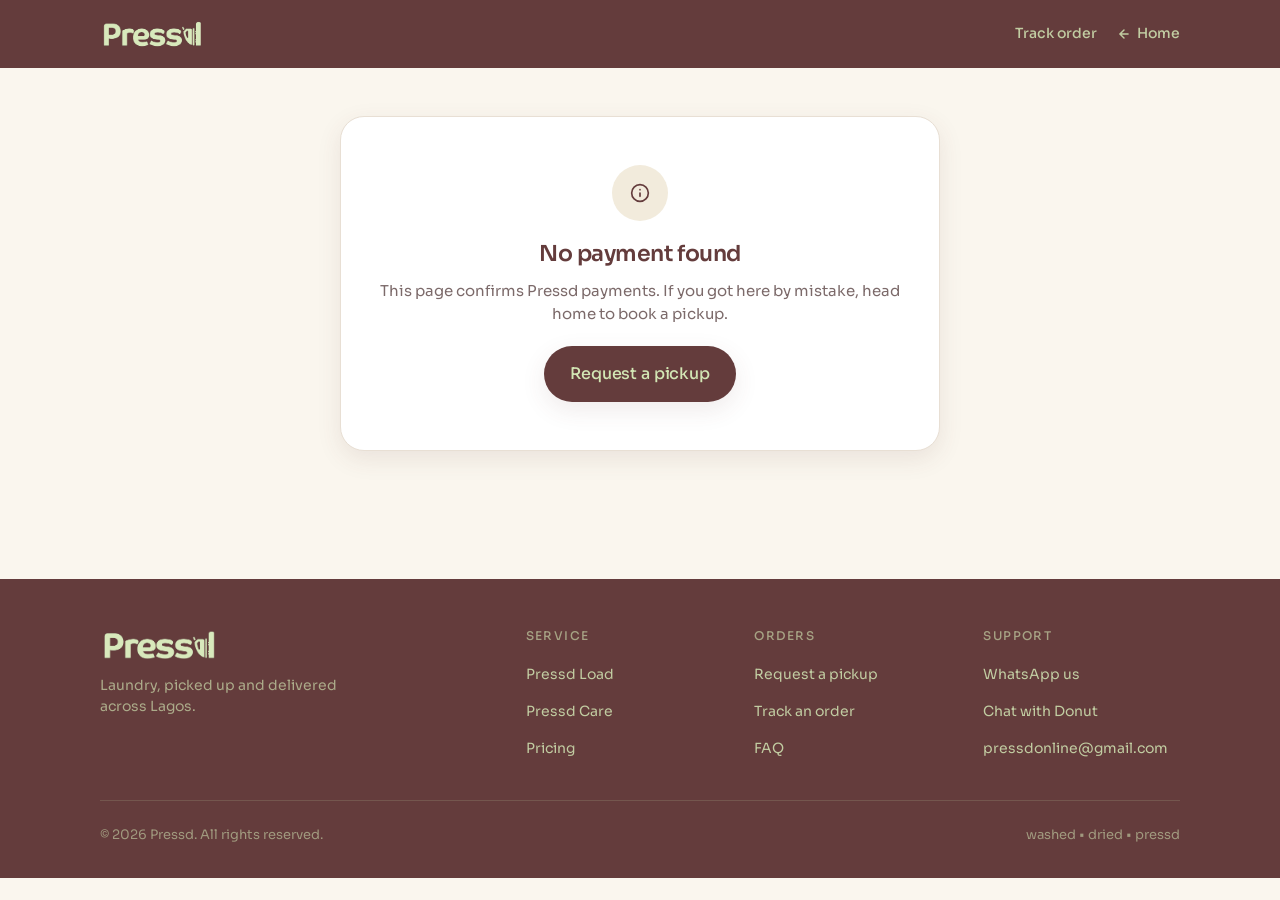
<file: thank-you/balance/index.html>
<!DOCTYPE html>
<html lang="en">
<head>
<meta charset="UTF-8" />
<meta name="viewport" content="width=device-width, initial-scale=1.0, maximum-scale=5.0" />
<meta name="theme-color" content="#643C3C" />
<meta name="robots" content="noindex" />
<title>Pressd | Balance paid</title>
<meta name="description" content="Your Pressd balance is settled." />
<link rel="icon" type="image/png" sizes="32x32" href="/assets/favicon-32.png" />
<link rel="apple-touch-icon" href="/assets/icon-192.png" />
<link rel="preconnect" href="https://fonts.googleapis.com">
<link rel="preconnect" href="https://fonts.gstatic.com" crossorigin>
<link href="https://fonts.googleapis.com/css2?family=Sora:wght@400;500;600;700&family=Fraunces:opsz,wght@9..144,400;9..144,500&display=swap" rel="stylesheet">
<link rel="stylesheet" href="/css/brand.css" />
<script src="/js/config.js"></script>
<script src="/js/ui.js"></script>
</head>
<body>
<div data-pressd-nav="page"></div>

<!-- Conversion URL: /thank-you/balance/ . Content is rendered by /js/thank-you.js -->
<main class="page-wrap" id="ty-root" data-mode="balance">
  <div class="state"><div class="state-icon"><span class="spinner"></span></div><h2>Confirming your payment</h2><p>This takes a few seconds.</p></div>
</main>

<div data-pressd-footer></div>
<script src="/js/thank-you.js"></script>
</body>
</html>
</file>
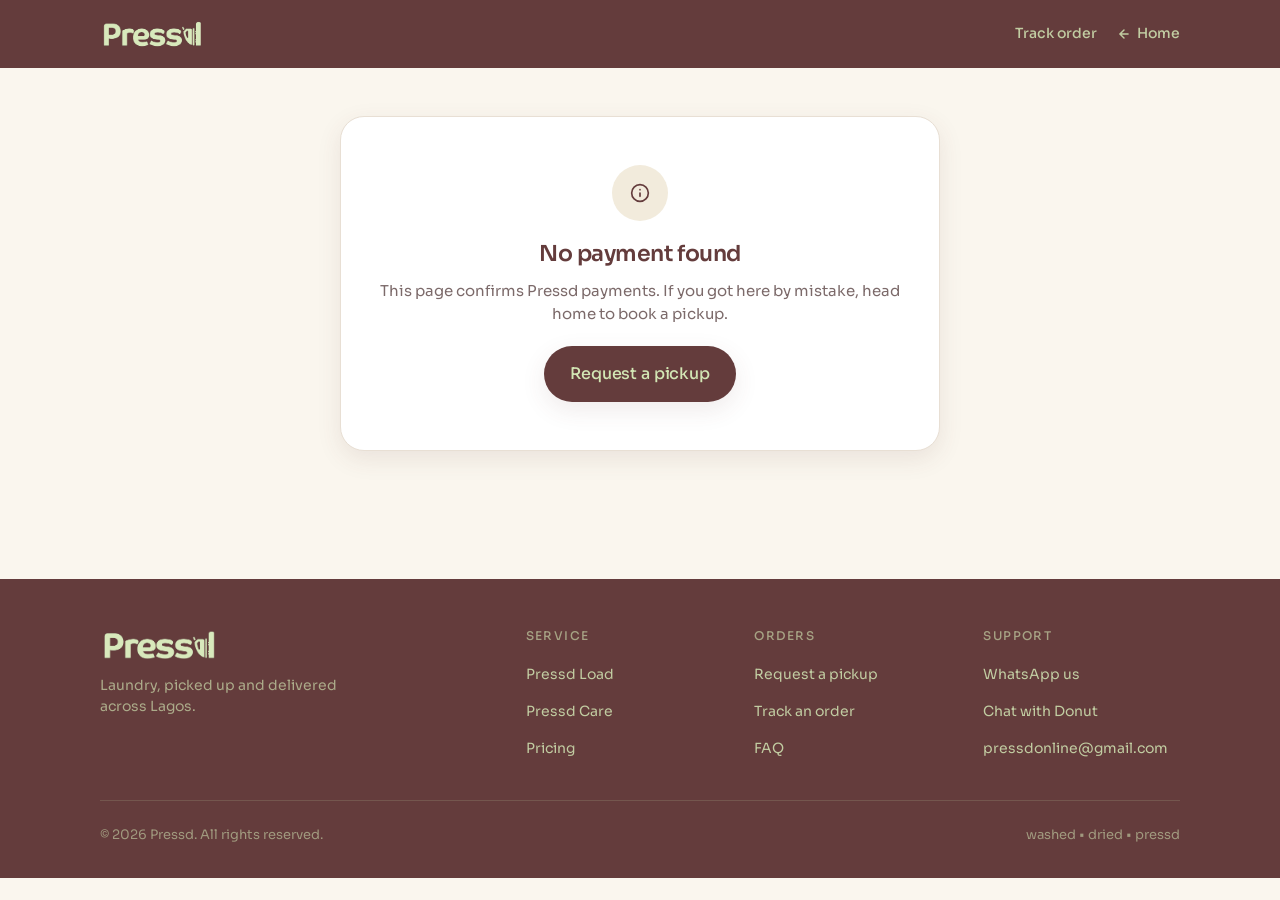
<file: thank-you/payment/index.html>
<!DOCTYPE html>
<html lang="en">
<head>
<meta charset="UTF-8" />
<meta name="viewport" content="width=device-width, initial-scale=1.0, maximum-scale=5.0" />
<meta name="theme-color" content="#643C3C" />
<meta name="robots" content="noindex" />
<title>Pressd | Payment received</title>
<meta name="description" content="Your Pressd pickup is locked in." />
<link rel="icon" type="image/png" sizes="32x32" href="/assets/favicon-32.png" />
<link rel="apple-touch-icon" href="/assets/icon-192.png" />
<link rel="preconnect" href="https://fonts.googleapis.com">
<link rel="preconnect" href="https://fonts.gstatic.com" crossorigin>
<link href="https://fonts.googleapis.com/css2?family=Sora:wght@400;500;600;700&family=Fraunces:opsz,wght@9..144,400;9..144,500&display=swap" rel="stylesheet">
<link rel="stylesheet" href="/css/brand.css" />
<script src="/js/config.js"></script>
<script src="/js/ui.js"></script>
</head>
<body>
<div data-pressd-nav="page"></div>

<!-- Conversion URL: /thank-you/payment/ . Content is rendered by /js/thank-you.js -->
<main class="page-wrap" id="ty-root" data-mode="payment">
  <div class="state"><div class="state-icon"><span class="spinner"></span></div><h2>Confirming your payment</h2><p>This takes a few seconds.</p></div>
</main>

<div data-pressd-footer></div>
<script src="/js/thank-you.js"></script>
</body>
</html>
</file>
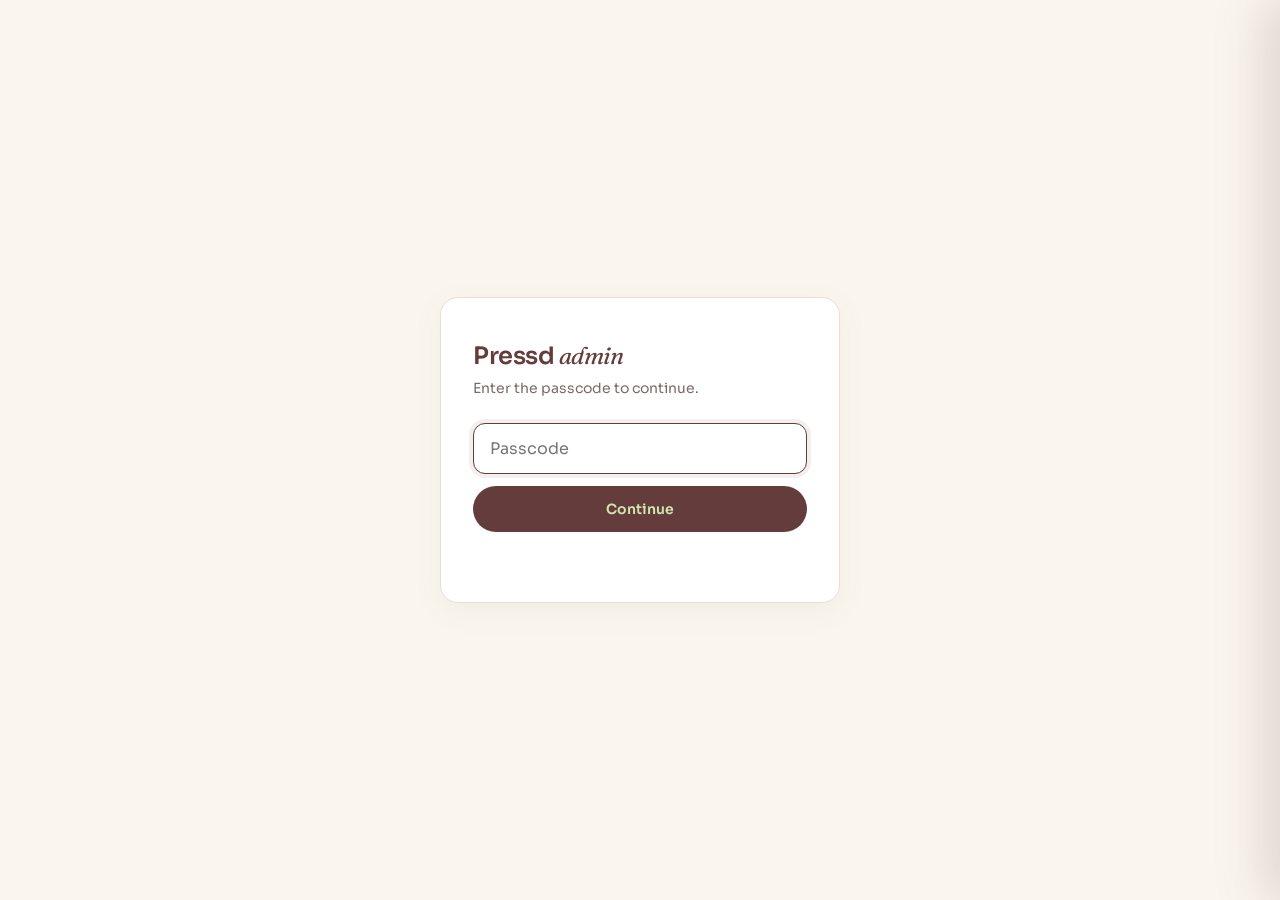
<file: admin.html>
<!DOCTYPE html>
<html lang="en" data-no-gtm>
<head>
<link rel="icon" type="image/png" sizes="32x32" href="/assets/favicon-32.png" />
<meta name="robots" content="noindex, nofollow" />
<meta charset="UTF-8" />
<meta name="viewport" content="width=device-width, initial-scale=1.0" />
<meta name="theme-color" content="#643C3C" />
<title>Pressd · Admin</title>
<meta name="robots" content="noindex,nofollow" />

<link rel="preconnect" href="https://fonts.googleapis.com">
<link rel="preconnect" href="https://fonts.gstatic.com" crossorigin>
<link href="https://fonts.googleapis.com/css2?family=Sora:wght@300;400;500;600;700&family=Fraunces:opsz,wght@9..144,400;9..144,500;9..144,600&display=swap" rel="stylesheet">

<style>
  :root {
    --brand-primary: #643C3C;
    --brand-primary-deep: #4D2E2E;
    --brand-accent: #D2E6B4;
    --brand-accent-deep: #BAD49A;
    --brand-cream: #FAF6EE;
    --brand-cream-deep: #F2EBDC;
    --brand-ink: #2A1F1F;
    --brand-muted: #7C6A6A;
    --brand-line: #E8DFD4;
    --brand-surface: #FFFFFF;
    --brand-success: #5A8C3F;
    --brand-success-bg: #ECF5DD;
    --brand-warning: #B97B0E;
    --brand-warning-bg: #FEF6E7;
    --brand-danger: #C44545;
    --brand-danger-bg: #FCEEEE;
    --brand-info: #3F6F99;
    --brand-info-bg: #E3EEF6;

    --font-display: 'Sora', -apple-system, BlinkMacSystemFont, sans-serif;
    --font-editorial: 'Fraunces', Georgia, serif;
    --font-mono: ui-monospace, 'SF Mono', Menlo, monospace;

    --r-sm: 8px; --r-md: 12px; --r-lg: 18px; --r-pill: 999px;
  }

  *, *::before, *::after { box-sizing: border-box; }
  body {
    margin: 0; min-height: 100vh;
    font-family: var(--font-display);
    font-size: 15px; line-height: 1.5;
    color: var(--brand-ink);
    background: var(--brand-cream);
    -webkit-font-smoothing: antialiased;
  }
  button { font-family: inherit; cursor: pointer; border: none; background: none; }
  input, select, textarea { font-family: inherit; font-size: inherit; }

  /* ============ TOP BAR ============ */
  .topbar {
    background: var(--brand-primary); color: var(--brand-accent);
    padding: 14px 24px;
    display: flex; align-items: center; justify-content: space-between;
    position: sticky; top: 0; z-index: 10;
  }
  .topbar-brand {
    font-family: var(--font-display); font-weight: 600;
    font-size: 16px; letter-spacing: -0.01em;
  }
  .topbar-brand em { font-family: var(--font-editorial); font-style: italic; font-weight: 400; opacity: .85; }
  .topbar-actions { display: flex; align-items: center; gap: 12px; font-size: 13px; }
  .topbar-actions button {
    background: rgba(210,230,180,0.15); color: var(--brand-accent);
    padding: 8px 14px; border-radius: var(--r-pill);
    font-size: 13px; font-weight: 500;
    transition: background .15s;
  }
  .topbar-actions button:hover { background: rgba(210,230,180,0.25); }

  /* ============ LOGIN GATE ============ */
  .gate {
    min-height: 100vh; display: flex; align-items: center; justify-content: center;
    padding: 24px; background: var(--brand-cream);
  }
  .gate-card {
    background: #fff; border: 1px solid var(--brand-line);
    border-radius: var(--r-lg); padding: 40px 32px;
    max-width: 400px; width: 100%;
    box-shadow: 0 8px 32px rgba(100,60,60,0.06);
  }
  .gate-card h1 {
    font-family: var(--font-display); font-weight: 600;
    font-size: 24px; margin: 0 0 4px;
    color: var(--brand-primary); letter-spacing: -0.02em;
  }
  .gate-card h1 em { font-family: var(--font-editorial); font-style: italic; font-weight: 400; }
  .gate-sub { color: var(--brand-muted); font-size: 14px; margin: 0 0 24px; }
  .gate input {
    width: 100%; padding: 14px 16px;
    border: 1.5px solid var(--brand-line);
    border-radius: var(--r-md); background: #fff;
    color: var(--brand-ink); margin-bottom: 12px; font-size: 16px;
  }
  .gate input:focus { outline: none; border-color: var(--brand-primary); box-shadow: 0 0 0 4px rgba(100,60,60,0.08); }
  .gate button {
    width: 100%; padding: 14px;
    background: var(--brand-primary); color: var(--brand-accent);
    border-radius: var(--r-pill); font-weight: 600; font-size: 14px;
    transition: background .15s;
  }
  .gate button:hover:not(:disabled) { background: var(--brand-primary-deep); }
  .gate button:disabled { opacity: .5; cursor: not-allowed; }
  .gate-error { color: var(--brand-danger); font-size: 13px; margin-top: 12px; min-height: 18px; }

  /* ============ MAIN LAYOUT ============ */
  .app { padding: 24px; max-width: 1280px; margin: 0 auto; }
  .page-head { display: flex; align-items: flex-end; justify-content: space-between; margin-bottom: 20px; gap: 16px; flex-wrap: wrap; }
  .page-head h2 {
    font-family: var(--font-display); font-weight: 600;
    font-size: 22px; letter-spacing: -0.02em;
    color: var(--brand-primary); margin: 0 0 4px;
  }
  .page-head p { margin: 0; color: var(--brand-muted); font-size: 13px; }

  /* ============ STATS ============ */
  .stats { display: grid; grid-template-columns: repeat(auto-fit, minmax(180px, 1fr)); gap: 12px; margin-bottom: 20px; }
  .stat {
    background: #fff; border: 1px solid var(--brand-line);
    border-radius: var(--r-md); padding: 16px;
  }
  .stat-label { font-size: 12px; color: var(--brand-muted); text-transform: uppercase; letter-spacing: 0.06em; font-weight: 500; }
  .stat-value {
    font-family: var(--font-display); font-size: 24px; font-weight: 600;
    color: var(--brand-primary); margin-top: 4px; letter-spacing: -0.02em;
  }
  .stat-value.warn { color: var(--brand-warning); }

  /* ============ FILTERS ============ */
  .filters {
    display: flex; align-items: center; gap: 8px; flex-wrap: wrap;
    margin-bottom: 16px;
  }
  .filter-pill {
    font-size: 13px; padding: 6px 12px;
    background: #fff; border: 1px solid var(--brand-line);
    color: var(--brand-ink); border-radius: var(--r-pill);
    transition: all .15s;
    white-space: nowrap;
  }
  .filter-pill:hover { border-color: var(--brand-primary); }
  .filter-pill.active {
    background: var(--brand-primary); color: var(--brand-accent);
    border-color: var(--brand-primary);
  }
  .filter-pill .count { opacity: .65; margin-left: 4px; }
  .filter-pill.active .count { opacity: .85; }
  .filter-pill.has-action {
    background: var(--brand-warning-bg); border-color: var(--brand-warning);
    color: var(--brand-warning); font-weight: 600;
  }
  .filter-pill.has-action.active {
    background: var(--brand-warning); color: #fff;
    border-color: var(--brand-warning);
  }
  .filter-pill.has-action.has-zero {
    background: #fff; border-color: var(--brand-line);
    color: var(--brand-muted); font-weight: 400;
  }
  .search-input {
    flex: 1; min-width: 200px; max-width: 280px;
    padding: 8px 12px; font-size: 16px;
    background: #fff; border: 1px solid var(--brand-line);
    border-radius: var(--r-pill); color: var(--brand-ink);
  }
  .search-input:focus { outline: none; border-color: var(--brand-primary); }

  /* ============ TABLE ============ */
  .table-wrap {
    background: #fff; border: 1px solid var(--brand-line);
    border-radius: var(--r-lg); overflow: hidden;
  }
  .table-scroll { overflow-x: auto; }
  .table {
    width: 100%; border-collapse: collapse; min-width: 720px;
  }
  .table th {
    text-align: left; padding: 14px 16px;
    font-size: 11px; text-transform: uppercase; letter-spacing: 0.08em;
    color: var(--brand-muted); font-weight: 600;
    border-bottom: 1px solid var(--brand-line);
    background: var(--brand-cream-deep);
    position: sticky; top: 60px;
    white-space: nowrap;
  }
  .table td {
    padding: 14px 16px; vertical-align: middle;
    font-size: 13px; color: var(--brand-ink);
    border-bottom: 1px solid var(--brand-line);
  }
  .table tr:last-child td { border-bottom: none; }
  .table tr:hover td { background: var(--brand-cream); cursor: pointer; }
  .col-num { text-align: right; font-variant-numeric: tabular-nums; }
  .order-id { font-family: var(--font-mono); font-size: 12px; color: var(--brand-primary); }
  .customer-name { font-weight: 600; color: var(--brand-ink); }
  .customer-meta { font-size: 12px; color: var(--brand-muted); margin-top: 2px; }
  .diff.positive { color: var(--brand-warning); font-weight: 600; }
  .diff.negative { color: var(--brand-success); font-weight: 600; }
  .empty-state { padding: 60px 24px; text-align: center; color: var(--brand-muted); }
  .loading { padding: 60px; text-align: center; color: var(--brand-muted); }

  /* ============ NEXT-CTA CELL ============ */
  .cta-cell { min-width: 180px; }
  .cta-btn {
    display: inline-flex; align-items: center; gap: 6px;
    padding: 8px 14px; border-radius: var(--r-pill);
    background: var(--brand-primary); color: var(--brand-accent);
    font-size: 12px; font-weight: 600;
    white-space: nowrap;
    transition: background .15s, transform .1s;
  }
  .cta-btn:hover { background: var(--brand-primary-deep); }
  .cta-btn:active { transform: translateY(1px); }
  .cta-btn.cta-warn { background: var(--brand-warning); color: #fff; }
  .cta-btn.cta-warn:hover { background: #9c690b; }
  .cta-btn.cta-muted {
    background: var(--brand-cream-deep); color: var(--brand-muted);
    border: 1px dashed var(--brand-line); font-weight: 500;
  }
  .cta-btn.cta-muted:hover { background: var(--brand-cream); color: var(--brand-primary); border-color: var(--brand-primary); }
  .cta-text {
    color: var(--brand-muted); font-size: 12px; font-style: italic;
  }
  .cta-text.cta-closed { color: var(--brand-muted); opacity: 0.6; }

  /* ============ STATUS BADGES ============ */
  .badge {
    display: inline-block; font-size: 11px; padding: 3px 10px;
    border-radius: var(--r-pill); font-weight: 600;
    text-transform: uppercase; letter-spacing: 0.04em;
    white-space: nowrap;
  }
  .badge.b-success { background: var(--brand-success-bg); color: var(--brand-success); }
  .badge.b-warning { background: var(--brand-warning-bg); color: var(--brand-warning); }
  .badge.b-danger  { background: var(--brand-danger-bg);  color: var(--brand-danger); }
  .badge.b-info    { background: var(--brand-info-bg);    color: var(--brand-info); }
  .badge.b-muted   { background: var(--brand-cream-deep); color: var(--brand-muted); }

  /* ============ DETAIL DRAWER ============ */
  .drawer-overlay {
    position: fixed; inset: 0;
    background: rgba(42,31,31,0.5);
    -webkit-backdrop-filter: blur(4px);  /* FIX: Safari/iOS support */
    backdrop-filter: blur(4px);
    z-index: 50;
    opacity: 0; pointer-events: none;
    transition: opacity .25s ease;
  }
  .drawer-overlay.active { opacity: 1; pointer-events: auto; }
  .drawer {
    position: fixed; top: 0; right: 0; bottom: 0;
    width: 100%; max-width: 560px;
    background: var(--brand-cream); z-index: 51;
    transform: translateX(100%);
    transition: transform .3s cubic-bezier(0.2, 0.9, 0.3, 1);
    overflow-y: auto;
    box-shadow: -16px 0 48px rgba(100,60,60,0.18);
  }
  .drawer.active { transform: translateX(0); }
  .drawer-head {
    position: sticky; top: 0; background: var(--brand-cream);
    padding: 20px 24px; border-bottom: 1px solid var(--brand-line);
    display: flex; align-items: center; justify-content: space-between;
    z-index: 2;
  }
  .drawer-head h3 {
    font-family: var(--font-display); font-weight: 600;
    font-size: 18px; color: var(--brand-primary); margin: 0;
    letter-spacing: -0.01em;
  }
  .drawer-close {
    width: 36px; height: 36px; border-radius: 50%;
    background: #fff; border: 1px solid var(--brand-line);
    display: grid; place-items: center;
    color: var(--brand-primary); transition: background .15s;
  }
  .drawer-close:hover { background: var(--brand-cream-deep); }
  .drawer-body { padding: 24px; }

  /* The big primary CTA bar at the top of the drawer */
  .drawer-cta {
    background: #fff; border: 1px solid var(--brand-line);
    border-radius: var(--r-md); padding: 16px;
    margin-bottom: 16px;
  }
  .drawer-cta-label {
    font-size: 11px; text-transform: uppercase; letter-spacing: 0.08em;
    color: var(--brand-muted); font-weight: 600;
    margin-bottom: 12px;
  }
  .drawer-cta-btn {
    display: flex; align-items: center; justify-content: center; gap: 8px;
    width: 100%; padding: 14px;
    background: var(--brand-primary); color: var(--brand-accent);
    border-radius: var(--r-pill); font-weight: 600; font-size: 14px;
    transition: background .15s;
  }
  .drawer-cta-btn:hover { background: var(--brand-primary-deep); }
  .drawer-cta-btn.cta-warn { background: var(--brand-warning); color: #fff; }
  .drawer-cta-btn.cta-warn:hover { background: #9c690b; }
  .drawer-cta-btn.cta-muted { background: var(--brand-cream-deep); color: var(--brand-primary); border: 1px dashed var(--brand-primary); }
  .drawer-cta-btn.cta-muted:hover { background: var(--brand-cream); }
  .drawer-cta-waiting {
    text-align: center; padding: 14px;
    color: var(--brand-muted); font-size: 13px; font-style: italic;
    background: var(--brand-cream-deep); border-radius: var(--r-pill);
  }

  /* "Other actions" row below the CTA */
  .drawer-actions-row {
    display: flex; gap: 8px; margin-top: 12px; flex-wrap: wrap;
  }
  .drawer-action-btn {
    flex: 1; min-width: 0;
    padding: 10px 14px;
    background: transparent; color: var(--brand-muted);
    border: 1px solid var(--brand-line);
    border-radius: var(--r-pill);
    font-size: 12px; font-weight: 500;
    transition: all .15s;
    white-space: nowrap;
  }
  .drawer-action-btn:hover {
    color: var(--brand-primary); border-color: var(--brand-primary);
  }
  .drawer-action-btn.danger:hover {
    color: var(--brand-danger); border-color: var(--brand-danger);
  }

  .panel {
    background: #fff; border: 1px solid var(--brand-line);
    border-radius: var(--r-md); padding: 16px;
    margin-bottom: 16px;
  }
  .panel-title {
    font-size: 11px; text-transform: uppercase; letter-spacing: 0.08em;
    color: var(--brand-muted); font-weight: 600;
    margin-bottom: 12px;
  }
  .row { display: flex; justify-content: space-between; align-items: flex-start; padding: 8px 0; gap: 12px; font-size: 13px; }
  .row .key { color: var(--brand-muted); flex-shrink: 0; }
  .row .val {
    text-align: right; color: var(--brand-ink); font-weight: 500;
    word-break: break-word; min-width: 0;
  }
  .row.editable { cursor: pointer; transition: background .15s; padding: 8px; margin: 0 -8px; border-radius: var(--r-sm); }
  .row.editable:hover { background: var(--brand-cream); }
  .row.editable .val { color: var(--brand-primary); }
  .row.editable .val::after { content: ' ✎'; color: var(--brand-muted); font-size: 11px; }
  .row .val a { color: var(--brand-primary); text-decoration: none; }
  .row .val a:hover { text-decoration: underline; }

  /* Pickup-only / pickup-paid / etc. flag badges in drawer */
  .badges-row { display: flex; flex-wrap: wrap; gap: 6px; margin-bottom: 16px; }

  /* Three-column financials */
  .fin-grid {
    display: grid; grid-template-columns: 1fr 1fr 1fr; gap: 8px;
  }
  .fin-cell {
    background: var(--brand-cream-deep); border-radius: var(--r-sm);
    padding: 12px; text-align: center;
  }
  .fin-label { font-size: 10px; text-transform: uppercase; letter-spacing: 0.06em; color: var(--brand-muted); font-weight: 600; }
  .fin-value { font-family: var(--font-display); font-size: 18px; font-weight: 600; color: var(--brand-primary); margin-top: 4px; letter-spacing: -0.01em; }
  .fin-value.warn { color: var(--brand-warning); }
  .fin-value.success { color: var(--brand-success); }
  .fin-value.muted { color: var(--brand-muted); font-weight: 400; }

  /* Laundry note display */
  .laundry-note {
    background: var(--brand-cream-deep);
    border-left: 3px solid var(--brand-warning);
    border-radius: var(--r-sm);
    padding: 10px 12px; margin-top: 12px;
    font-size: 12px; line-height: 1.5;
    color: var(--brand-ink);
  }
  .laundry-note-label {
    font-size: 10px; text-transform: uppercase; letter-spacing: 0.06em;
    color: var(--brand-warning); font-weight: 600;
    margin-bottom: 4px;
  }

  /* Edit hint shown above the panels in the drawer */
  .edit-hint {
    font-size: 12px; color: var(--brand-muted);
    text-align: center; margin: -4px 0 16px;
    font-style: italic;
  }

  /* ============ MODAL ============ */
  .modal-overlay {
    position: fixed; inset: 0;
    background: rgba(42,31,31,0.6); z-index: 60;
    display: none; align-items: center; justify-content: center;
    padding: 20px;
  }
  .modal-overlay.active { display: flex; }
  .modal {
    background: #fff; border-radius: var(--r-lg);
    padding: 28px; max-width: 480px; width: 100%;
    max-height: 92vh; overflow-y: auto;
    box-shadow: 0 24px 64px rgba(0,0,0,0.25);
  }
  .modal h3 {
    font-family: var(--font-display); font-weight: 600;
    font-size: 18px; color: var(--brand-primary); margin: 0 0 8px;
    letter-spacing: -0.01em;
  }
  .modal-sub { color: var(--brand-muted); font-size: 13px; margin: 0 0 20px; }
  .modal label {
    display: block; font-size: 12px; font-weight: 600;
    color: var(--brand-muted); text-transform: uppercase; letter-spacing: 0.06em;
    margin-bottom: 6px;
  }
  .modal input, .modal select, .modal textarea {
    width: 100%; padding: 12px 14px;
    border: 1.5px solid var(--brand-line);
    border-radius: var(--r-md); background: #fff;
    color: var(--brand-ink); font-size: 16px;
    margin-bottom: 16px; font-family: inherit;
  }
  .modal textarea { resize: vertical; min-height: 80px; }
  .modal input:focus, .modal select:focus, .modal textarea:focus { outline: none; border-color: var(--brand-primary); }
  .modal-warn {
    background: var(--brand-warning-bg); color: var(--brand-warning);
    padding: 10px 14px; border-radius: var(--r-sm);
    font-size: 12px; margin: 0 0 16px;
  }
  .modal-actions { display: flex; gap: 8px; justify-content: flex-end; }

  /* PIN display block in modals */
  .pin-block {
    background: var(--brand-primary); color: var(--brand-accent);
    border-radius: var(--r-md); padding: 24px;
    text-align: center; margin-bottom: 16px;
  }
  .pin-block-label {
    font-size: 11px; text-transform: uppercase; letter-spacing: 0.12em;
    opacity: 0.75; margin-bottom: 8px;
  }
  .pin-block-value {
    font-family: var(--font-mono); font-size: 36px; font-weight: 700;
    letter-spacing: 8px; line-height: 1;
  }
  .pin-block-help {
    font-size: 12px; margin-top: 12px;
    opacity: 0.75; line-height: 1.4;
  }

  /* Cost preview in confirm-cost modal */
  .cost-preview {
    background: var(--brand-cream-deep);
    border-radius: var(--r-md);
    padding: 14px 16px; margin-bottom: 16px;
    font-size: 13px; line-height: 1.6;
  }
  .cost-preview-row {
    display: flex; justify-content: space-between; padding: 4px 0;
  }
  .cost-preview-row.total {
    border-top: 1px dashed var(--brand-line);
    margin-top: 6px; padding-top: 8px;
    font-weight: 600;
  }
  .cost-preview-row .lbl { color: var(--brand-muted); }
  .cost-preview-row .val { color: var(--brand-ink); }
  .cost-preview-row.total .val.owed { color: var(--brand-warning); }
  .cost-preview-row.total .val.covered { color: var(--brand-success); }

  /* ============ TOAST ============ */
  .toast {
    position: fixed; bottom: 24px; right: 24px;
    background: var(--brand-primary); color: var(--brand-accent);
    padding: 14px 20px; border-radius: var(--r-md);
    font-size: 14px; font-weight: 500;
    box-shadow: 0 12px 32px rgba(100,60,60,0.25);
    transform: translateY(120%); opacity: 0;
    transition: transform .25s, opacity .25s;
    z-index: 100; pointer-events: none;
    max-width: 360px;
  }
  .toast.show { transform: translateY(0); opacity: 1; }
  .toast.error { background: var(--brand-danger); color: #fff; }
  .toast.success { background: var(--brand-success); color: #fff; }

  .spinner {
    width: 16px; height: 16px;
    border: 2px solid currentColor; border-top-color: transparent;
    border-radius: 50%; animation: spin .8s linear infinite;
    display: inline-block; vertical-align: middle;
  }
  @keyframes spin { to { transform: rotate(360deg); } }

  /* ============ BUTTONS in modals ============ */
  .btn {
    display: inline-flex; align-items: center; justify-content: center; gap: 8px;
    padding: 12px 18px; border-radius: var(--r-pill);
    font-weight: 600; font-size: 14px;
    transition: all .15s; white-space: nowrap;
  }
  .btn-primary { background: var(--brand-primary); color: var(--brand-accent); }
  .btn-primary:hover:not(:disabled) { background: var(--brand-primary-deep); }
  .btn-primary:disabled { opacity: .5; cursor: not-allowed; }
  .btn-ghost {
    background: transparent; color: var(--brand-primary);
    border: 1.5px solid var(--brand-line);
  }
  .btn-ghost:hover { border-color: var(--brand-primary); }
  .btn-danger { background: var(--brand-danger); color: #fff; }
  .btn-danger:hover:not(:disabled) { background: #A53737; }
  .btn-danger:disabled { opacity: .5; cursor: not-allowed; }

  .hidden { display: none !important; }

  /* ============ MOBILE ============ */
  @media (max-width: 720px) {
    .table th { position: static; }
    .table th.col-hide-sm, .table td.col-hide-sm { display: none; }
    .topbar { padding: 12px 16px; }
    .app { padding: 16px; }
    .table th, .table td { padding: 10px 12px; }
    .stats { grid-template-columns: repeat(2, 1fr); }
    .table { min-width: auto; }
    .cta-cell { min-width: 140px; }
    .cta-btn { font-size: 11px; padding: 6px 12px; }
  }

  /* ============ DISPATCH FRENZY ============ */
  .topbar-actions button.frenzy-btn { background: var(--brand-accent); color: var(--brand-primary); font-weight: 600; }
  .topbar-actions button.frenzy-btn:hover { background: var(--brand-accent-deep); }
  .frenzy { position: fixed; inset: 0; z-index: 60; background: var(--brand-cream); display: none; flex-direction: column; }
  .frenzy.active { display: flex; }
  .fz-head { background: var(--brand-primary); color: var(--brand-accent); padding: 14px 24px; display: flex; align-items: center; justify-content: space-between; gap: 12px; }
  .fz-title { font-family: var(--font-display); font-weight: 600; font-size: 18px; letter-spacing: -0.01em; }
  .fz-title em { font-family: var(--font-editorial); font-style: italic; font-weight: 400; }
  .fz-tabs { display: flex; gap: 6px; }
  .fz-tab { background: rgba(210,230,180,0.15); color: var(--brand-accent); padding: 8px 14px; border-radius: 999px; font-size: 13px; font-weight: 500; }
  .fz-tab.active { background: var(--brand-accent); color: var(--brand-primary); }
  .fz-close { background: rgba(210,230,180,0.15); color: var(--brand-accent); width: 34px; height: 34px; border-radius: 50%; font-size: 18px; line-height: 1; }
  .fz-body { flex: 1; overflow-y: auto; padding: 20px 24px 120px; max-width: 1100px; width: 100%; margin: 0 auto; }
  .fz-card { background: #fff; border: 1px solid var(--brand-line); border-radius: 16px; padding: 18px; margin-bottom: 16px; }
  .fz-card h4 { margin: 0 0 12px; font-size: 12px; text-transform: uppercase; letter-spacing: .1em; color: var(--brand-muted); font-weight: 600; }
  .fz-grid { display: grid; grid-template-columns: 1.2fr 1fr 1fr 2fr; gap: 12px; }
  @media (max-width: 760px) { .fz-grid { grid-template-columns: 1fr 1fr; } .fz-body { padding: 16px 14px 140px; } .fz-head { flex-wrap: wrap; } }
  .fz-grid label { display: block; font-size: 12px; font-weight: 500; margin-bottom: 6px; color: var(--brand-ink); }
  .fz-grid input, .fz-grid select, .fz-filters select {
    width: 100%; padding: 11px 12px; font-size: 16px; font-family: inherit;
    border: 1.5px solid var(--brand-line); border-radius: 12px; background: #fff; color: var(--brand-ink);
  }
  .fz-grid input:focus, .fz-grid select:focus { outline: none; border-color: var(--brand-primary); }
  .fz-filters { display: flex; flex-wrap: wrap; gap: 8px; align-items: center; }
  .fz-chip { padding: 7px 12px; border-radius: 999px; font-size: 13px; border: 1px solid var(--brand-line); background: #fff; color: var(--brand-ink); }
  .fz-chip.active { background: var(--brand-primary); color: var(--brand-accent); border-color: var(--brand-primary); }
  .fz-filters select { width: auto; min-width: 160px; padding: 7px 10px; }
  .fz-group { margin-bottom: 14px; }
  .fz-group-head { display: flex; align-items: center; gap: 10px; padding: 10px 4px; font-size: 14px; font-weight: 600; color: var(--brand-primary); }
  .fz-group-head .count { font-weight: 500; color: var(--brand-muted); font-size: 13px; }
  .fz-row { display: grid; grid-template-columns: 28px 130px 1fr 1fr auto; gap: 10px; align-items: center; padding: 10px 12px; background: #fff; border: 1px solid var(--brand-line); border-radius: 12px; margin-bottom: 6px; font-size: 13px; cursor: pointer; }
  .fz-row:hover { border-color: var(--brand-primary); }
  .fz-row.on { border-color: var(--brand-primary); box-shadow: 0 0 0 2px rgba(100,60,60,0.08); }
  @media (max-width: 760px) { .fz-row { grid-template-columns: 24px 1fr auto; } .fz-row .fz-addr, .fz-row .fz-id { display: none; } }
  .fz-row input[type=checkbox], .fz-group-head input[type=checkbox] { width: 18px; height: 18px; accent-color: var(--brand-primary); }
  .fz-id { font-family: var(--font-mono); font-size: 12px; color: var(--brand-muted); }
  .fz-who strong { display: block; color: var(--brand-ink); }
  .fz-who span, .fz-addr { color: var(--brand-muted); font-size: 12px; }
  .fz-tag { font-size: 11px; padding: 3px 8px; border-radius: 999px; white-space: nowrap; background: var(--brand-cream-deep); color: var(--brand-muted); }
  .fz-tag.warn { background: var(--brand-warning-bg); color: var(--brand-warning); }
  .fz-tag.ok { background: var(--brand-success-bg); color: var(--brand-success); }
  .fz-tag.bad { background: var(--brand-danger-bg); color: var(--brand-danger); }
  .fz-empty { padding: 14px; color: var(--brand-muted); font-size: 13px; }
  .fz-foot { position: fixed; left: 0; right: 0; bottom: 0; background: #fff; border-top: 1px solid var(--brand-line); padding: 12px 24px; display: flex; align-items: center; justify-content: space-between; gap: 12px; z-index: 61; }
  .fz-foot .meta { font-size: 13px; color: var(--brand-muted); }
  .fz-foot .meta strong { color: var(--brand-primary); }
  .fz-round { background: #fff; border: 1px solid var(--brand-line); border-radius: 16px; margin-bottom: 14px; overflow: hidden; }
  .fz-round-head { padding: 14px 18px; display: flex; justify-content: space-between; align-items: center; gap: 10px; flex-wrap: wrap; border-bottom: 1px solid var(--brand-line); }
  .fz-round-head h5 { margin: 0; font-size: 16px; color: var(--brand-primary); }
  .fz-round-head .sub { font-size: 12px; color: var(--brand-muted); margin-top: 2px; }
  .fz-stats { display: flex; gap: 6px; flex-wrap: wrap; }
  .fz-rrow { display: grid; grid-template-columns: 90px 1fr 1fr 1.3fr; gap: 10px; padding: 10px 18px; border-bottom: 1px solid var(--brand-line); font-size: 13px; align-items: start; }
  .fz-rrow:last-child { border-bottom: none; }
  @media (max-width: 760px) { .fz-rrow { grid-template-columns: 1fr; gap: 4px; } }
  .fz-rrow a { color: var(--brand-primary); text-decoration: underline; }
  .fz-actions { padding: 12px 18px; display: flex; gap: 8px; flex-wrap: wrap; background: var(--brand-cream); }
</style>
</head>
<body>

<!-- LOGIN GATE -->
<div class="gate" id="gate">
  <div class="gate-card">
    <h1>Pressd <em>admin</em></h1>
    <p class="gate-sub">Enter the passcode to continue.</p>
    <input type="password" id="passcode-input" placeholder="Passcode" autocomplete="off" autofocus />
    <button id="login-btn">Continue</button>
    <div class="gate-error" id="gate-error"></div>
  </div>
</div>

<!-- MAIN APP -->
<div id="app" class="hidden">
  <div class="topbar">
    <div class="topbar-brand">Pressd <em>admin</em></div>
    <div class="topbar-actions">
      <span id="last-updated" style="opacity:.7;font-size:12px;"></span>
      <button id="fz-open" class="frenzy-btn">Dispatch Frenzy</button>
      <button id="refresh-btn">Refresh</button>
      <button id="logout-btn">Log out</button>
    </div>
  </div>

  <div class="app">
    <div class="page-head">
      <div>
        <h2>All orders</h2>
        <p id="page-sub">Loading…</p>
      </div>
    </div>

    <div class="stats" id="stats">
      <div class="stat"><div class="stat-label">Orders</div><div class="stat-value" id="s-count">—</div></div>
      <div class="stat"><div class="stat-label">Need action</div><div class="stat-value warn" id="s-action">—</div></div>
      <div class="stat"><div class="stat-label">In flight</div><div class="stat-value" id="s-inflight">—</div></div>
      <div class="stat"><div class="stat-label">Outstanding</div><div class="stat-value warn" id="s-outstanding">—</div></div>
    </div>

    <div class="filters">
      <button class="filter-pill has-action" data-filter="needs_action">Needs action <span class="count" id="f-needs-action">0</span></button>
      <button class="filter-pill active" data-filter="all">All <span class="count" id="f-all">0</span></button>
      <button class="filter-pill" data-filter="awaiting_payment">Awaiting payment <span class="count" id="f-unpaid">0</span></button>
      <button class="filter-pill" data-filter="pickup_scheduled">Scheduled <span class="count" id="f-scheduled">0</span></button>
      <button class="filter-pill" data-filter="picked_up">Picked up <span class="count" id="f-pickedup">0</span></button>
      <button class="filter-pill" data-filter="invoiced_balance_due">Balance due <span class="count" id="f-balance">0</span></button>
      <button class="filter-pill" data-filter="out_for_delivery">Out for delivery <span class="count" id="f-ofd">0</span></button>
      <button class="filter-pill" data-filter="delivered">Delivered <span class="count" id="f-delivered">0</span></button>
      <button class="filter-pill" data-filter="cancelled">Cancelled <span class="count" id="f-cancelled">0</span></button>
      <input type="search" class="search-input" id="search-input" placeholder="Search by order ID, name, email, area…" />
    </div>

    <div class="table-wrap">
      <div class="table-scroll">
        <table class="table" id="orders-table">
          <thead>
            <tr>
              <th>Order</th>
              <th>Customer</th>
              <th class="col-hide-sm">Stage</th>
              <th>Next action</th>
              <th class="col-num col-hide-sm">Paid upfront</th>
              <th class="col-num col-hide-sm">Laundry cost</th>
              <th class="col-num col-hide-sm">Difference</th>
            </tr>
          </thead>
          <tbody id="orders-body">
            <tr><td colspan="7" class="loading"><span class="spinner"></span> Loading orders…</td></tr>
          </tbody>
        </table>
      </div>
    </div>
  </div>
</div>

<!-- DETAIL DRAWER -->

<!-- ============ DISPATCH FRENZY ============ -->
<div class="frenzy" id="frenzy">
  <div class="fz-head">
    <div class="fz-title">Dispatch <em>frenzy</em></div>
    <div class="fz-tabs">
      <button class="fz-tab active" data-fz-tab="new">New round</button>
      <button class="fz-tab" data-fz-tab="rounds">Rounds</button>
    </div>
    <button class="fz-close" id="fz-close" aria-label="Close">×</button>
  </div>

  <div class="fz-body" id="fz-new">
    <div class="fz-card">
      <h4>Round</h4>
      <div class="fz-grid">
        <div><label for="fz-date">Date</label><input type="date" id="fz-date" /></div>
        <div><label for="fz-start">From</label><select id="fz-start"></select></div>
        <div><label for="fz-end">To</label><select id="fz-end"></select></div>
        <div><label for="fz-note">Note for your records (optional)</label><input type="text" id="fz-note" placeholder="e.g. Mainland run, 2 riders" /></div>
      </div>
    </div>
    <div class="fz-card">
      <h4>Orders</h4>
      <div class="fz-filters" id="fz-filters">
        <button class="fz-chip active" data-fz-leg="all">All</button>
        <button class="fz-chip" data-fz-leg="pickup">Pickups</button>
        <button class="fz-chip" data-fz-leg="delivery">Deliveries</button>
        <span style="width:8px;"></span>
        <button class="fz-chip active" data-fz-zone="all">All zones</button>
        <button class="fz-chip" data-fz-zone="mainland">Mainland</button>
        <button class="fz-chip" data-fz-zone="island">Island</button>
        <select id="fz-area"><option value="">All areas</option></select>
      </div>
    </div>
    <div id="fz-list"><div class="fz-empty"><span class="spinner"></span> Loading orders…</div></div>
  </div>

  <div class="fz-body hidden" id="fz-rounds"><div class="fz-empty"><span class="spinner"></span> Loading rounds…</div></div>

  <div class="fz-foot" id="fz-foot">
    <div class="meta" id="fz-meta"><strong>0</strong> selected</div>
    <button class="btn btn-primary" id="fz-send" disabled>Send Dispatch Frenzy</button>
  </div>
</div>

<div class="drawer-overlay" id="drawer-overlay"></div>
<div class="drawer" id="drawer">
  <div class="drawer-head">
    <h3 id="drawer-title">Order</h3>
    <button class="drawer-close" id="drawer-close" aria-label="Close">
      <svg width="14" height="14" viewBox="0 0 24 24" fill="none" stroke="currentColor" stroke-width="2.5"><path d="M18 6L6 18M6 6l12 12"/></svg>
    </button>
  </div>
  <div class="drawer-body" id="drawer-body"></div>
</div>

<!-- ============ MODALS ============ -->

<!-- 1. Schedule pickup -->
<div class="modal-overlay" id="schedule-modal">
  <div class="modal">
    <h3>Schedule pickup</h3>
    <p class="modal-sub" id="schedule-sub">Pick the date our rider will collect.</p>
    <label>Pickup date</label>
    <input type="date" id="schedule-date" />
    <label>Time window</label>
    <select id="schedule-window">
      <option value="">— keep customer's choice —</option>
      <option value="morning">Morning · 8 AM – 11 AM</option>
      <option value="afternoon">Afternoon · 12 PM – 3 PM</option>
      <option value="evening">Evening · 4 PM – 7 PM</option>
    </select>
    <p style="font-size:12px;color:var(--brand-muted);margin-top:-8px;margin-bottom:16px;">
      Customer chose: <strong id="schedule-original-window">—</strong>
    </p>
    <div class="modal-actions">
      <button class="btn btn-ghost" data-modal-close="schedule-modal">Cancel</button>
      <button class="btn btn-primary" id="schedule-confirm">Schedule pickup</button>
    </div>
  </div>
</div>

<!-- 2. Mark picked up -->
<div class="modal-overlay" id="pickup-modal">
  <div class="modal">
    <h3>Mark picked up?</h3>
    <p class="modal-sub">Confirm rider has the laundry. Verify the PIN with the customer first.</p>
    <div class="pin-block">
      <div class="pin-block-label">Pickup PIN</div>
      <div class="pin-block-value" id="pickup-pin-display">—</div>
      <div class="pin-block-help">Customer should confirm this PIN at handover.</div>
    </div>
    <div class="modal-actions">
      <button class="btn btn-ghost" data-modal-close="pickup-modal">Cancel</button>
      <button class="btn btn-primary" id="pickup-confirm">Mark picked up</button>
    </div>
  </div>
</div>

<!-- 3. Confirm cost & send invoice -->
<div class="modal-overlay" id="cost-modal">
  <div class="modal">
    <h3 id="cost-title">Confirm cost & send invoice</h3>
    <p class="modal-sub" id="cost-sub">Review the laundry cost. Customer will get the invoice email when you confirm.</p>

    <div id="cost-laundry-note-wrap" style="margin-bottom:16px;display:none;">
      <div class="laundry-note">
        <div class="laundry-note-label">From laundry team</div>
        <div id="cost-laundry-note-text"></div>
      </div>
    </div>

    <label>Final laundry cost (₦)</label>
    <input type="number" id="cost-final" min="0" step="any" placeholder="0" />

    <label>Note to customer (optional)</label>
    <textarea id="cost-admin-note" rows="2" placeholder="e.g. Stains were heavy. Recommend dry-clean next time."></textarea>
    <p style="font-size:12px;color:var(--brand-muted);margin-top:-12px;margin-bottom:16px;">
      Appears in their invoice email. Leave blank to skip.
    </p>

    <div class="cost-preview" id="cost-preview"></div>

    <div class="modal-actions">
      <button class="btn btn-ghost" data-modal-close="cost-modal">Cancel</button>
      <button class="btn btn-primary" id="cost-confirm">Send invoice</button>
    </div>
  </div>
</div>

<!-- 4. Mark order ready -->
<div class="modal-overlay" id="ready-modal">
  <div class="modal">
    <h3>Mark ready for delivery?</h3>
    <p class="modal-sub">The laundry is washed, dried, folded and packed. The customer gets a "your laundry is ready" email.</p>
    <div class="modal-actions">
      <button class="btn btn-ghost" data-modal-close="ready-modal">Cancel</button>
      <button class="btn btn-primary" id="ready-confirm">Mark ready</button>
    </div>
  </div>
</div>

<!-- 5. Begin delivery -->
<div class="modal-overlay" id="ofd-modal">
  <div class="modal">
    <h3>Begin delivery?</h3>
    <p class="modal-sub">Customer will get an "out for delivery" email with the Delivery PIN.</p>
    <div class="modal-actions">
      <button class="btn btn-ghost" data-modal-close="ofd-modal">Cancel</button>
      <button class="btn btn-primary" id="ofd-confirm">Begin delivery</button>
    </div>
  </div>
</div>

<!-- 6. Mark delivered -->
<div class="modal-overlay" id="delivered-modal">
  <div class="modal">
    <h3>Mark delivered?</h3>
    <p class="modal-sub">Confirm rider has handed over. Verify the PIN with the customer first.</p>
    <div class="pin-block">
      <div class="pin-block-label">Delivery PIN</div>
      <div class="pin-block-value" id="delivered-pin-display">—</div>
      <div class="pin-block-help">Customer should confirm this PIN at delivery.</div>
    </div>
    <div class="modal-actions">
      <button class="btn btn-ghost" data-modal-close="delivered-modal">Cancel</button>
      <button class="btn btn-primary" id="delivered-confirm">Mark delivered</button>
    </div>
  </div>
</div>

<!-- 7. Cancel order -->
<div class="modal-overlay" id="paid-modal">
  <div class="modal">
    <h3 id="paid-title">Mark booking paid</h3>
    <p class="modal-sub" id="paid-sub">For payments outside Paystack. The customer gets the normal payment receipt with both PINs.</p>
    <label>How did they pay?</label>
    <select id="paid-method">
      <option value="transfer">Bank transfer</option>
      <option value="cash">Cash</option>
      <option value="pos">POS</option>
    </select>
    <label style="margin-top:12px;">Note (optional)</label>
    <textarea id="paid-note" rows="2" placeholder="e.g. Transfer from Ada O., GTB, 4:12pm"></textarea>
    <div class="modal-warn" id="paid-amount-line">Confirm you have received the money before marking paid.</div>
    <div class="modal-actions">
      <button class="btn btn-ghost" data-modal-close="paid-modal">Cancel</button>
      <button class="btn btn-primary" id="paid-confirm">Mark paid</button>
    </div>
  </div>
</div>

<div class="modal-overlay" id="cancel-modal">
  <div class="modal">
    <h3>Cancel order</h3>
    <p class="modal-sub">This stops the order from progressing. The reason is stored in the sheet for your records.</p>
    <label>Reason for cancellation</label>
    <textarea id="cancel-reason" rows="3" placeholder="e.g. Customer requested cancellation. Refunded via Paystack." required></textarea>
    <div class="modal-warn">⚠ This cannot be undone. Any refund must be processed manually in Paystack.</div>
    <div class="modal-actions">
      <button class="btn btn-ghost" data-modal-close="cancel-modal">Keep order</button>
      <button class="btn btn-danger" id="cancel-confirm">Cancel order</button>
    </div>
  </div>
</div>

<!-- 8. Edit details (generic field-edit modal — kept from previous version) -->
<div class="modal-overlay" id="edit-modal">
  <div class="modal">
    <h3 id="edit-title">Edit field</h3>
    <p class="modal-sub" id="edit-sub">Update this field on the order.</p>
    <div id="edit-body"></div>
    <div class="modal-warn">⚠ This change writes directly to the order. Are you sure?</div>
    <div class="modal-actions">
      <button class="btn btn-ghost" data-modal-close="edit-modal">Cancel</button>
      <button class="btn btn-primary" id="edit-save">Save</button>
    </div>
  </div>
</div>

<div class="toast" id="toast"></div>

<script src="/js/config.js"></script>
<script>
  /* ============================================================
     PRESSD ADMIN — frontend script
     ============================================================ */
  const APPS_SCRIPT_URL = (window.PRESSD_CONFIG && window.PRESSD_CONFIG.APPS_SCRIPT_URL) || '';
  const STORAGE_KEY = 'pressd_admin_passcode';

  const $ = (s, c = document) => c.querySelector(s);
  const $$ = (s, c = document) => Array.from(c.querySelectorAll(s));

  let passcode = sessionStorage.getItem(STORAGE_KEY) || '';
  let allOrders = [];
  let activeFilter = 'all';
  let activeOrderId = null;
  let pendingEdit = null;
  let activeActionOrder = null;  // current order being acted on by a modal

  /* ============ LOGIN ============ */
  function showGate() {
    $('#gate').classList.remove('hidden');
    $('#app').classList.add('hidden');
    setTimeout(() => $('#passcode-input').focus(), 100);
  }
  function showApp() {
    $('#gate').classList.add('hidden');
    $('#app').classList.remove('hidden');
    loadOrders();
  }

  async function tryLogin(code) {
    try {
      const res = await fetch(APPS_SCRIPT_URL, {
        method: 'POST',
        headers: { 'Content-Type': 'text/plain;charset=utf-8' },
        body: JSON.stringify({ action: 'adminLogin', passcode: code }),
      });
      const data = await res.json();
      return !!(data && data.ok);
    } catch (err) {
      console.error(err);
      return false;
    }
  }

  $('#login-btn').addEventListener('click', async () => {
    const code = $('#passcode-input').value.trim();
    if (!code) { $('#gate-error').textContent = 'Enter a passcode.'; return; }
    const btn = $('#login-btn');
    btn.disabled = true; btn.innerHTML = '<span class="spinner"></span>';
    const ok = await tryLogin(code);
    btn.disabled = false; btn.textContent = 'Continue';
    if (ok) {
      passcode = code;
      sessionStorage.setItem(STORAGE_KEY, code);
      $('#gate-error').textContent = '';
      showApp();
    } else {
      $('#gate-error').textContent = 'Wrong passcode. Try again.';
      $('#passcode-input').select();
    }
  });

  $('#passcode-input').addEventListener('keydown', e => {
    if (e.key === 'Enter') $('#login-btn').click();
  });

  $('#logout-btn').addEventListener('click', () => {
    passcode = '';
    sessionStorage.removeItem(STORAGE_KEY);
    $('#passcode-input').value = '';
    showGate();
  });

  /* ============ BACKEND ============ */
  async function callBackend(action, extra = {}) {
    const res = await fetch(APPS_SCRIPT_URL, {
      method: 'POST',
      headers: { 'Content-Type': 'text/plain;charset=utf-8' },
      body: JSON.stringify(Object.assign({ action: action, passcode: passcode }, extra)),
    });
    const data = await res.json();
    if (data && data.error && /Invalid passcode/i.test(data.error)) {
      passcode = '';
      sessionStorage.removeItem(STORAGE_KEY);
      showGate();
      throw new Error('Session expired');
    }
    if (data && data.ok === false) throw new Error(data.error || 'Request failed');
    return data;
  }

  /* ============ FORMATTING ============ */
  function fmtNaira(n) {
    if (n == null || isNaN(n) || n === '') return '—';
    return '₦' + Math.round(Number(n)).toLocaleString('en-NG');
  }
  function fmtDate(iso) {
    if (!iso) return '—';
    try {
      const d = new Date(iso);
      if (isNaN(d.getTime())) return '—';
      return d.toLocaleString('en-NG', { day: 'numeric', month: 'short', hour: 'numeric', minute: '2-digit' });
    } catch (e) { return '—'; }
  }
  function fmtDateOnly(iso) {
    if (!iso) return '—';
    try {
      const d = new Date(iso);
      if (isNaN(d.getTime())) return '—';
      return d.toLocaleDateString('en-NG', { weekday: 'short', day: 'numeric', month: 'short' });
    } catch (e) { return '—'; }
  }
  function fmtWindow(w) {
    return ({ morning: 'Morning · 8–11 AM', afternoon: 'Afternoon · 12–3 PM', evening: 'Evening · 4–7 PM' })[w] || (w || '—');
  }
  function fmtZone(z) { return ({ mainland: 'Mainland', island: 'Island' })[z] || (z || '—'); }

  function escapeHtml(s) {
    return String(s == null ? '' : s).replace(/&/g, '&amp;').replace(/</g, '&lt;').replace(/>/g, '&gt;')
      .replace(/"/g, '&quot;').replace(/'/g, '&#39;');
  }

  /* Clean a phone number for tel:/wa.me links */
  function cleanPhone(p) {
    if (!p) return '';
    let s = String(p).replace(/[^\d+]/g, '');
    if (s.startsWith('+')) s = s.slice(1);
    if (s.startsWith('0')) s = '234' + s.slice(1);  // Nigerian local → international
    return s;
  }

  /* ============ STAGE — derived from multiple status fields ============ */
  function stageOf(o) {
    if (o.pickupStatus === 'cancelled') return 'cancelled';
    if (o.deliveryStatus === 'delivered') return 'delivered';
    if (o.outForDeliveryAt) return 'out_for_delivery';
    if (o.orderReadyAt) return 'order_ready';
    if (o.invoiceStatus === 'balance_due' && o.secondPaymentStatus === 'paid') return 'balance_paid';
    if (o.invoiceStatus === 'balance_due') return 'invoiced_balance_due';
    if (o.invoiceStatus === 'paid_in_full') return 'invoiced_paid_in_full';
    if (o.costStatus === 'pending_review') return 'cost_pending_review';
    if (o.pickupStatus === 'picked_up') return 'picked_up';
    if (o.pickupStatus === 'pickup_scheduled' || o.pickupStatus === 'scheduled' || o.pickupScheduledFor) return 'pickup_scheduled';
    if (o.bookingPaymentStatus === 'paid') return 'pickup_paid';
    return 'awaiting_payment';
  }

  const STAGE_META = {
    awaiting_payment:        { label: 'Unpaid',             cls: 'b-danger' },
    pickup_paid:             { label: 'Pickup paid',        cls: 'b-success' },
    pickup_scheduled:        { label: 'Pickup scheduled',   cls: 'b-info' },
    picked_up:               { label: 'Picked up',          cls: 'b-info' },
    cost_pending_review:     { label: 'Cost pending',       cls: 'b-warning' },
    invoiced_paid_in_full:   { label: 'Paid in full',       cls: 'b-success' },
    invoiced_balance_due:    { label: 'Balance due',        cls: 'b-warning' },
    balance_paid:            { label: 'Balance paid',       cls: 'b-success' },
    order_ready:             { label: 'Ready for delivery', cls: 'b-info' },
    out_for_delivery:        { label: 'Out for delivery',   cls: 'b-info' },
    delivered:               { label: 'Delivered',          cls: 'b-muted' },
    cancelled:               { label: 'Cancelled',          cls: 'b-muted' },
  };

  /* ============ NEXT CTA — heart of the admin redesign ============ */
  function nextCtaFor(o) {
    const stage = stageOf(o);
    switch (stage) {
      case 'awaiting_payment':
        return { label: 'Mark booking paid (transfer / cash)', action: 'markBookingPaid', available: true, intent: 'muted' };
      case 'pickup_paid':
        return { label: 'Schedule pickup', action: 'schedulePickup', available: true, intent: 'primary' };
      case 'pickup_scheduled':
        return { label: 'Mark picked up', action: 'markPickedUp', available: true, intent: 'primary' };
      case 'picked_up':
        if (!o.costStatus || o.costStatus === 'not_submitted') {
          return { label: 'Awaiting cost entry', action: 'manualCost', available: true, intent: 'muted' };
        }
        return { label: 'Confirm cost & send invoice', action: 'confirmCostAndInvoice', available: true, intent: 'warn' };
      case 'cost_pending_review':
        return { label: 'Confirm cost & send invoice', action: 'confirmCostAndInvoice', available: true, intent: 'warn' };
      case 'invoiced_balance_due':
        return { label: 'Mark balance paid (transfer / cash)', action: 'markBalancePaid', available: true, intent: 'muted' };
      case 'invoiced_paid_in_full':
      case 'balance_paid':
        return { label: 'Mark order ready', action: 'markOrderReady', available: true, intent: 'primary' };
      case 'order_ready':
        return { label: 'Begin delivery', action: 'markOutForDelivery', available: true, intent: 'primary' };
      case 'out_for_delivery':
        return { label: 'Mark delivered', action: 'markDelivered', available: true, intent: 'primary' };
      case 'delivered':
        return { label: 'Closed', action: null, available: false, intent: 'closed' };
      case 'cancelled':
        return { label: 'Cancelled', action: null, available: false, intent: 'closed' };
      default:
        return { label: '—', action: null, available: false, intent: 'closed' };
    }
  }

  /* FIX: Cancellation is only safe before the laundry leaves the customer's hands.
     Once it's been picked up, "cancel" doesn't really mean "stop" — it means
     "physically return their stuff", which needs ops, not a button click.
     Allow cancellation only while the order is still pre-pickup. */
  function isCancellable(o) {
    const stage = stageOf(o);
    return stage === 'pickup_paid' || stage === 'pickup_scheduled';
  }

  /* ============ LOAD ORDERS ============ */
  async function loadOrders() {
    try {
      const data = await callBackend('getAdminOrders');
      allOrders = data.orders || [];
      renderStats();
      renderFilterCounts();
      renderTable();
      $('#last-updated').textContent = 'Updated ' + new Date().toLocaleTimeString('en-NG', { hour: 'numeric', minute: '2-digit' });
      $('#page-sub').textContent = allOrders.length + ' orders';
    } catch (err) {
      $('#orders-body').innerHTML = `<tr><td colspan="7" class="empty-state">Failed to load orders. ${err.message || ''}</td></tr>`;
    }
  }

  function renderStats() {
    const count = allOrders.length;
    let needsAction = 0;
    let inFlight = 0;
    let outstanding = 0;
    allOrders.forEach(o => {
      const stage = stageOf(o);
      if (nextCtaFor(o).available) needsAction++;
      if (stage !== 'awaiting_payment' && stage !== 'delivered' && stage !== 'cancelled') inFlight++;
      if (stage === 'invoiced_balance_due') {
        const owed = Number(o.finalLaundryCost) - Number(o.additionalCostPaid);
        if (owed > 0) outstanding += owed;
      }
    });
    $('#s-count').textContent = count;
    $('#s-action').textContent = needsAction;
    $('#s-inflight').textContent = inFlight;
    $('#s-outstanding').textContent = fmtNaira(outstanding);
  }

  function renderFilterCounts() {
    const counts = {
      all: allOrders.length, needs_action: 0,
      awaiting_payment: 0, pickup_scheduled: 0, picked_up: 0,
      invoiced_balance_due: 0, out_for_delivery: 0, delivered: 0, cancelled: 0,
    };
    allOrders.forEach(o => {
      if (nextCtaFor(o).available) counts.needs_action++;
      const s = stageOf(o);
      if (counts[s] != null) counts[s]++;
    });
    $('#f-all').textContent = counts.all;
    $('#f-needs-action').textContent = counts.needs_action;
    $('#f-unpaid').textContent = counts.awaiting_payment;
    $('#f-scheduled').textContent = counts.pickup_scheduled;
    $('#f-pickedup').textContent = counts.picked_up;
    $('#f-balance').textContent = counts.invoiced_balance_due;
    $('#f-ofd').textContent = counts.out_for_delivery;
    $('#f-delivered').textContent = counts.delivered;
    $('#f-cancelled').textContent = counts.cancelled;

    // Visual hint: dim the "Needs action" pill when count is 0
    const naPill = $('.filter-pill[data-filter="needs_action"]');
    naPill.classList.toggle('has-zero', counts.needs_action === 0);
  }

  /* ============ RENDER TABLE ============ */
  function renderTable() {
    const search = ($('#search-input').value || '').toLowerCase().trim();
    let rows = allOrders;

    if (activeFilter === 'needs_action') {
      rows = rows.filter(o => nextCtaFor(o).available);
    } else if (activeFilter !== 'all') {
      rows = rows.filter(o => stageOf(o) === activeFilter);
    }

    if (search) {
      rows = rows.filter(o =>
        (o.orderId || '').toLowerCase().includes(search) ||
        (o.name || '').toLowerCase().includes(search) ||
        (o.email || '').toLowerCase().includes(search) ||
        (o.area || '').toLowerCase().includes(search)
      );
    }

    const body = $('#orders-body');
    if (!rows.length) {
      body.innerHTML = `<tr><td colspan="7" class="empty-state">No orders match.</td></tr>`;
      return;
    }
    body.innerHTML = rows.map(o => {
      try {
        const stage = stageOf(o);
        const meta = STAGE_META[stage] || { label: stage, cls: 'b-muted' };
        const cta = nextCtaFor(o);
        const upfront = o.bookingPaymentStatus === 'paid'
          ? fmtNaira(o.bookingTotal)
          : '<span style="color:var(--brand-muted);">' + (o.bookingPaymentStatus || 'pending') + '</span>';
        const laundryCost = o.finalLaundryCost > 0 ? fmtNaira(o.finalLaundryCost) : '<span style="color:var(--brand-muted);">—</span>';
        const diff = computeDifference(o);

        let ctaHtml;
        if (cta.available) {
          const cls = cta.intent === 'warn' ? 'cta-warn' : (cta.intent === 'muted' ? 'cta-muted' : '');
          ctaHtml = `<button class="cta-btn ${cls}" data-cta-action="${cta.action}" data-cta-order="${escapeHtml(o.orderId)}">${escapeHtml(cta.label)} →</button>`;
        } else {
          const cls = cta.intent === 'closed' ? 'cta-closed' : '';
          ctaHtml = `<span class="cta-text ${cls}">${escapeHtml(cta.label)}</span>`;
        }

        return `
          <tr data-order-id="${escapeHtml(o.orderId)}">
            <td><span class="order-id">${escapeHtml(o.orderId)}</span></td>
            <td>
              <div class="customer-name">${escapeHtml(o.name || '—')}</div>
              <div class="customer-meta">${escapeHtml(o.area || '')} · ${fmtWindow(o.pickupWindow)}</div>
            </td>
            <td class="col-hide-sm"><span class="badge ${meta.cls}">${meta.label}</span></td>
            <td class="cta-cell">${ctaHtml}</td>
            <td class="col-num col-hide-sm">${upfront}</td>
            <td class="col-num col-hide-sm">${laundryCost}</td>
            <td class="col-num col-hide-sm">${diff.html}</td>
          </tr>
        `;
      } catch (err) {
        console.error('Row render failed for', o && o.orderId, err);
        return `<tr data-order-id="${escapeHtml(o && o.orderId || '?')}"><td colspan="7" style="color:var(--brand-danger);font-size:12px;padding:10px 16px;">⚠ Render error for ${escapeHtml(o && o.orderId || 'unknown')} — see console.</td></tr>`;
      }
    }).join('');

    body.querySelectorAll('tr').forEach(tr => {
      tr.addEventListener('click', e => {
        // CTA buttons handle themselves
        if (e.target.closest('[data-cta-action]')) return;
        openDrawer(tr.dataset.orderId);
      });
    });
    body.querySelectorAll('[data-cta-action]').forEach(btn => {
      btn.addEventListener('click', e => {
        e.stopPropagation();
        const orderId = btn.dataset.ctaOrder;
        const action = btn.dataset.ctaAction;
        const o = allOrders.find(x => x.orderId === orderId);
        if (o) triggerAction(action, o);
      });
    });
  }

  function computeDifference(o) {
    if (!o.finalLaundryCost || o.finalLaundryCost <= 0) {
      return { html: '<span style="color:var(--brand-muted);">—</span>', value: null };
    }
    const additionalPaid = Number(o.additionalCostPaid || 0);
    const final = Number(o.finalLaundryCost);
    const diff = final - additionalPaid;
    if (diff > 0) return { html: `<span class="diff positive">+${fmtNaira(diff)}</span>`, value: diff };
    if (diff < 0) return { html: `<span class="diff negative">−${fmtNaira(Math.abs(diff))}</span>`, value: diff };
    return { html: `<span style="color:var(--brand-muted);">₦0</span>`, value: 0 };
  }

  /* ============ FILTER + SEARCH ============ */
  $$('.filter-pill').forEach(p => {
    p.addEventListener('click', () => {
      $$('.filter-pill').forEach(x => x.classList.remove('active'));
      p.classList.add('active');
      activeFilter = p.dataset.filter;
      renderTable();
    });
  });
  let searchTimeout;
  $('#search-input').addEventListener('input', () => {
    clearTimeout(searchTimeout);
    searchTimeout = setTimeout(renderTable, 150);
  });
  $('#refresh-btn').addEventListener('click', () => {
    $('#orders-body').innerHTML = `<tr><td colspan="7" class="loading"><span class="spinner"></span> Refreshing…</td></tr>`;
    loadOrders();
  });

  /* ============ DRAWER ============ */
  function openDrawer(orderId) {
    const o = allOrders.find(x => x.orderId === orderId);
    if (!o) return;
    activeOrderId = orderId;
    $('#drawer-title').textContent = o.orderId;
    $('#drawer-body').innerHTML = drawerHtml(o);
    $('#drawer').classList.add('active');
    $('#drawer-overlay').classList.add('active');
    bindDrawerActions(o);
  }

  function closeDrawer() {
    $('#drawer').classList.remove('active');
    $('#drawer-overlay').classList.remove('active');
    activeOrderId = null;
  }

  $('#drawer-close').addEventListener('click', closeDrawer);
  $('#drawer-overlay').addEventListener('click', closeDrawer);
  document.addEventListener('keydown', e => {
    if (e.key === 'Escape' && $('#drawer').classList.contains('active')) closeDrawer();
  });

  function drawerHtml(o) {
    const stage = stageOf(o);
    const stageMeta = STAGE_META[stage] || { label: stage, cls: 'b-muted' };
    const cta = nextCtaFor(o);
    const diff = computeDifference(o);
    const finalDisplay = o.finalLaundryCost > 0 ? fmtNaira(o.finalLaundryCost) : '<span class="muted">Not entered</span>';
    const diffDisplay = diff.value == null
      ? '<span class="muted">—</span>'
      : (diff.value > 0 ? `<span class="warn">+${fmtNaira(diff.value)}</span>`
        : diff.value < 0 ? `<span class="success">−${fmtNaira(Math.abs(diff.value))}</span>`
        : '₦0');

    // Big primary CTA bar
    let ctaBar;
    if (cta.available) {
      const cls = cta.intent === 'warn' ? 'cta-warn' : (cta.intent === 'muted' ? 'cta-muted' : '');
      ctaBar = `<button class="drawer-cta-btn ${cls}" data-drawer-action="${cta.action}">${escapeHtml(cta.label)} →</button>`;
    } else {
      ctaBar = `<div class="drawer-cta-waiting">${escapeHtml(cta.label)}</div>`;
    }

    // FIX: cancellation only allowed in early states (pre-pickup)
    

    // Tap-to links
    const waNum = cleanPhone(o.phoneWhatsapp);
    const callNum = cleanPhone(o.phoneCall || o.phoneWhatsapp);
    const mapsLink = o.pickupAddress
      ? `https://www.google.com/maps/search/?api=1&query=${encodeURIComponent(o.pickupAddress)}`
      : null;

    // FIX: removed the no-op "Edit details" button. Show a tip line instead.
    const unpaid = stage === 'awaiting_payment' || stage === 'invoiced_balance_due';
    const followUpHtml = unpaid
      ? `<div class="drawer-actions-row">
           <button class="drawer-action-btn" data-drawer-action="waPayLink"${waNum ? '' : ' disabled'}>WhatsApp pay link</button>
           <button class="drawer-action-btn" data-drawer-action="copyPayLink">Copy pay link</button>
         </div>`
      : '';
    // Cancelling is done in the sheet only (no button here by design).
    const otherActionsHtml = followUpHtml;

    return `
      <div class="badges-row">
        <span class="badge ${stageMeta.cls}">${stageMeta.label}</span>
        ${o.pickupOnly ? '<span class="badge b-muted">Pickup-only</span>' : ''}
        ${o.customerOrderNumber > 1 ? `<span class="badge b-info">Repeat · order #${o.customerOrderNumber}</span>` : (o.customerOrderNumber === 1 ? '<span class="badge b-muted">First order</span>' : '')}
        ${o.bookingPaymentStatus === 'paid' ? '<span class="badge b-success">Booking paid</span>' : ''}
        ${o.secondPaymentStatus === 'paid' ? '<span class="badge b-success">Balance paid</span>' : ''}
      </div>

      <div class="drawer-cta">
        <div class="drawer-cta-label">Next action</div>
        ${ctaBar}
        ${otherActionsHtml}
      </div>

      <p class="edit-hint">Tap any row below to edit it.</p>

      <div class="panel">
        <div class="panel-title">Financials</div>
        <div class="fin-grid">
          <div class="fin-cell">
            <div class="fin-label">Paid upfront</div>
            <div class="fin-value">${o.bookingPaymentStatus === 'paid' ? fmtNaira(o.bookingTotal) : '<span class="muted">' + (o.bookingPaymentStatus || 'pending') + '</span>'}</div>
          </div>
          <div class="fin-cell">
            <div class="fin-label">Laundry cost</div>
            <div class="fin-value">${finalDisplay}</div>
          </div>
          <div class="fin-cell">
            <div class="fin-label">Difference</div>
            <div class="fin-value">${diffDisplay}</div>
          </div>
        </div>
        <div style="font-size:12px;color:var(--brand-muted);margin-top:12px;line-height:1.5;">
          Pickup fee: ${fmtNaira(o.pickupFee)} · Loads: ${o.loadEnabled ? `${o.loads} (${fmtNaira(o.loadAmount)})` : '—'} · Care tab: ${o.careEnabled ? fmtNaira(o.careTabPrepaid) : '—'}<br/>
          Toward laundry already paid: ${fmtNaira(o.additionalCostPaid)}
        </div>
        ${o.laundryNote ? `
          <div class="laundry-note">
            <div class="laundry-note-label">From laundry team</div>
            ${escapeHtml(o.laundryNote)}
          </div>
        ` : ''}
        ${o.adminNoteToCustomer ? `
          <div class="laundry-note" style="border-left-color:var(--brand-success);">
            <div class="laundry-note-label" style="color:var(--brand-success);">Note sent to customer</div>
            ${escapeHtml(o.adminNoteToCustomer)}
          </div>
        ` : ''}
      </div>

      <div class="panel">
        <div class="panel-title">Customer</div>
        <div class="row editable" data-edit-key="name" data-edit-label="Name"><span class="key">Name</span><span class="val">${escapeHtml(o.name) || '—'}</span></div>
        <div class="row"><span class="key">Email</span><span class="val">${escapeHtml(o.email) || '—'}</span></div>
        <div class="row"><span class="key">WhatsApp</span><span class="val">${
          waNum ? `<a href="https://wa.me/${waNum}" target="_blank" rel="noopener">${escapeHtml(o.phoneWhatsapp)}</a>` : (escapeHtml(o.phoneWhatsapp) || '—')
        }</span></div>
        <div class="row"><span class="key">Call line</span><span class="val">${
          callNum ? `<a href="tel:+${callNum}">${escapeHtml(o.phoneCall || o.phoneWhatsapp)}</a>` : (escapeHtml(o.phoneCall) || '—')
        }</span></div>
      </div>

      <div class="panel">
        <div class="panel-title">Pickup</div>
        <div class="row editable" data-edit-key="zone" data-edit-label="Zone" data-edit-type="select" data-edit-options="mainland,island">
          <span class="key">Zone</span><span class="val">${fmtZone(o.zone)}</span>
        </div>
        <div class="row editable" data-edit-key="area" data-edit-label="Area"><span class="key">Area</span><span class="val">${escapeHtml(o.area) || '—'}</span></div>
        <div class="row"><span class="key">Address</span><span class="val">${
          mapsLink ? `<a href="${mapsLink}" target="_blank" rel="noopener">${escapeHtml(o.pickupAddress)}</a>` : (escapeHtml(o.pickupAddress) || '—')
        }</span></div>
        <div class="row editable" data-edit-key="pickupWindow" data-edit-label="Window" data-edit-type="select" data-edit-options="morning,afternoon,evening">
          <span class="key">Window</span><span class="val">${fmtWindow(o.pickupWindow)}</span>
        </div>
        <div class="row"><span class="key">Pickup PIN</span><span class="val" style="font-family:var(--font-mono);">${escapeHtml(o.pickupPin) || '—'}</span></div>
        <div class="row"><span class="key">Scheduled for</span><span class="val">${o.pickupScheduledFor ? fmtDateOnly(o.pickupScheduledFor) : '—'}</span></div>
        ${o.roundId ? `<div class="row"><span class="key">Dispatch round</span><span class="val">${escapeHtml(o.roundLeg === 'delivery' ? 'Delivery' : 'Pickup')} · ${fmtDateOnly(o.roundStartsAt)}, ${escapeHtml(o.roundWindow)}<br><span style="font-size:12px;color:var(--brand-muted);">${o.roundResponse === 'yes' ? 'Confirmed' : o.roundResponse === 'no' ? "Can't make it" + (o.roundPreferredWindow ? ', prefers ' + escapeHtml(fmtWindow(o.roundPreferredWindow)) : '') + (o.roundCustomerNote ? ' · ' + escapeHtml(o.roundCustomerNote) : '') : 'No reply · counts as yes'}</span></span></div>` : ''}
        <div class="row"><span class="key">Picked up at</span><span class="val">${fmtDate(o.pickupDate)}</span></div>
        <div class="row editable" data-edit-key="pickupNotes" data-edit-label="Pickup notes" data-edit-type="textarea"><span class="key">Notes</span><span class="val">${escapeHtml(o.pickupNotes) || '—'}</span></div>
      </div>

      <div class="panel">
        <div class="panel-title">Delivery</div>
        <div class="row"><span class="key">Delivery PIN</span><span class="val" style="font-family:var(--font-mono);">${escapeHtml(o.deliveryPin) || '—'}</span></div>
        ${o.deliveryScheduledFor ? `<div class="row"><span class="key">Delivery scheduled</span><span class="val">${fmtDate(o.deliveryScheduledFor)}</span></div>` : ''}
        <div class="row"><span class="key">Order ready at</span><span class="val">${fmtDate(o.orderReadyAt)}</span></div>
        <div class="row"><span class="key">Out for delivery at</span><span class="val">${fmtDate(o.outForDeliveryAt)}</span></div>
        <div class="row"><span class="key">Delivered at</span><span class="val">${fmtDate(o.deliveryDate)}</span></div>
        <div class="row editable" data-edit-key="deliveryNotes" data-edit-label="Delivery notes" data-edit-type="textarea"><span class="key">Notes</span><span class="val">${escapeHtml(o.deliveryNotes) || '—'}</span></div>
      </div>

      <div class="panel">
        <div class="panel-title">Invoice & second payment</div>
        <div class="row"><span class="key">Invoice status</span><span class="val">${escapeHtml(o.invoiceStatus) || '—'}</span></div>
        <div class="row"><span class="key">Invoice sent</span><span class="val">${fmtDate(o.invoiceSentAt)}</span></div>
        <div class="row"><span class="key">Second payment</span><span class="val">${escapeHtml(o.secondPaymentStatus) || '—'}</span></div>
        ${o.secondPaymentLink ? `<div class="row"><span class="key">Payment link</span><span class="val"><a href="${escapeHtml(o.secondPaymentLink)}" target="_blank" rel="noopener" style="color:var(--brand-primary);text-decoration:underline;">Open</a></span></div>` : ''}
        <div class="row"><span class="key">Second paid at</span><span class="val">${fmtDate(o.secondPaidAt)}</span></div>
      </div>

      <div class="panel">
        <div class="panel-title">Source</div>
        <div class="row"><span class="key">Landing area</span><span class="val">${escapeHtml(o.landingArea) || '—'}</span></div>
        <div class="row"><span class="key">UTM source</span><span class="val">${escapeHtml(o.utmSource) || (o.source ? escapeHtml(o.source) + ' (direct)' : '—')}</span></div>
        <div class="row"><span class="key">UTM medium</span><span class="val">${escapeHtml(o.utmMedium) || '—'}</span></div>
        <div class="row"><span class="key">Campaign</span><span class="val">${escapeHtml(o.utmCampaign) || '—'}</span></div>
        <div class="row"><span class="key">Ad click ID</span><span class="val">${o.clickId ? 'Captured' : '—'}</span></div>
      </div>

      <div class="panel">
        <div class="panel-title">Audit</div>
        <div class="row"><span class="key">Created</span><span class="val">${fmtDate(o.createdAt)}</span></div>
        <div class="row"><span class="key">Booking paid at</span><span class="val">${fmtDate(o.bookingPaidAt)}</span></div>
        <div class="row"><span class="key">Booking ref</span><span class="val" style="font-family:var(--font-mono);font-size:11px;">${escapeHtml(o.bookingPaymentRef) || '—'}</span></div>
      </div>
    `;
  }

  function bindDrawerActions(o) {
    // Editable rows
    $$('.row.editable', $('#drawer-body')).forEach(row => {
      row.addEventListener('click', () => {
        const key = row.dataset.editKey;
        const label = row.dataset.editLabel;
        const type = row.dataset.editType || 'text';
        const options = (row.dataset.editOptions || '').split(',').filter(Boolean);
        openEditModal(o, key, label, type, options);
      });
    });
    // CTA + secondary action buttons
    $$('[data-drawer-action]', $('#drawer-body')).forEach(btn => {
      btn.addEventListener('click', () => {
        const action = btn.dataset.drawerAction;
        triggerAction(action, o);
      });
    });
  }

  /* ============ ACTIONS — central dispatcher ============ */
  function triggerAction(action, order) {
    activeActionOrder = order;
    switch (action) {
      case 'schedulePickup':       return openScheduleModal(order);
      case 'markPickedUp':         return openPickupModal(order);
      case 'manualCost':           return openCostModal(order, /*manual=*/true);
      case 'confirmCostAndInvoice':return openCostModal(order, /*manual=*/false);
      case 'markOrderReady':       return openReadyModal(order);
      case 'markOutForDelivery':   return openOfdModal(order);
      case 'markDelivered':        return openDeliveredModal(order);
      case 'cancelOrder':          return openCancelModal(order);
      case 'markBookingPaid':      return openPaidModal(order, 'booking');
      case 'markBalancePaid':      return openPaidModal(order, 'balance');
      case 'copyPayLink':          return copyPayLink(order);
      case 'waPayLink':            return whatsappPayLink(order);
      default: console.warn('Unknown action:', action);
    }
  }

  /* ============ MODAL: SCHEDULE PICKUP ============ */
  function openScheduleModal(o) {
    $('#schedule-original-window').textContent = fmtWindow(o.pickupWindow);
    $('#schedule-window').value = '';
    // Default to next Tue/Thu/Sat after createdAt (or today, whichever is later)
    const created = o.createdAt ? new Date(o.createdAt) : new Date();
    const today = new Date(); today.setHours(0,0,0,0);
    const startFrom = created > today ? created : today;
    $('#schedule-date').value = nextPickupDay(startFrom).toISOString().slice(0, 10);
    $('#schedule-modal').classList.add('active');
  }

  function nextPickupDay(after) {
    // Tue=2, Thu=4, Sat=6
    const PICKUP_DOWS = [2, 4, 6];
    const d = new Date(after);
    d.setDate(d.getDate() + 1); // start tomorrow
    while (!PICKUP_DOWS.includes(d.getDay())) {
      d.setDate(d.getDate() + 1);
    }
    return d;
  }

  $('#schedule-confirm').addEventListener('click', async () => {
    if (!activeActionOrder) return;
    const date = $('#schedule-date').value;
    const window = $('#schedule-window').value;  // optional
    if (!date) { showToast('Pick a date first.', 'error'); return; }
    const btn = $('#schedule-confirm');
    btn.disabled = true; btn.innerHTML = '<span class="spinner"></span> Scheduling';
    try {
      const payload = { orderId: activeActionOrder.orderId, scheduledFor: date };
      if (window) payload.pickupWindow = window;
      const data = await callBackend('schedulePickup', payload);
      updateOrderInPlace(data.order);
      closeAllModals();
      showToast('Pickup scheduled. Customer notified.', 'success');
    } catch (err) {
      showToast(err.message || 'Failed to schedule.', 'error');
    } finally {
      btn.disabled = false; btn.textContent = 'Schedule pickup';
    }
  });

  /* ============ MODAL: MARK PICKED UP ============ */
  function openPickupModal(o) {
    $('#pickup-pin-display').textContent = o.pickupPin || '----';
    $('#pickup-modal').classList.add('active');
  }
  $('#pickup-confirm').addEventListener('click', async () => {
    if (!activeActionOrder) return;
    const btn = $('#pickup-confirm');
    btn.disabled = true; btn.innerHTML = '<span class="spinner"></span> Marking';
    try {
      const data = await callBackend('markPickedUp', { orderId: activeActionOrder.orderId });
      updateOrderInPlace(data.order);
      closeAllModals();
      showToast('Picked up. Customer notified.', 'success');
    } catch (err) {
      showToast(err.message || 'Failed.', 'error');
    } finally {
      btn.disabled = false; btn.textContent = 'Mark picked up';
    }
  });

  /* ============ MODAL: COST CONFIRM (or manual entry) ============ */
  function openCostModal(o, manual) {
    const hasLaundryData = !manual && o.finalLaundryCost > 0;
    if (hasLaundryData) {
      $('#cost-title').textContent = 'Confirm cost & send invoice';
      $('#cost-sub').textContent = 'Review the laundry team\'s submission. Customer gets the invoice when you confirm.';
      $('#cost-final').value = o.finalLaundryCost;
      if (o.laundryNote) {
        $('#cost-laundry-note-text').textContent = o.laundryNote;
        $('#cost-laundry-note-wrap').style.display = '';
      } else {
        $('#cost-laundry-note-wrap').style.display = 'none';
      }
    } else {
      $('#cost-title').textContent = 'Enter final cost & send invoice';
      $('#cost-sub').textContent = 'Laundry team hasn\'t submitted yet. Enter the final cost manually.';
      $('#cost-final').value = '';
      $('#cost-laundry-note-wrap').style.display = 'none';
    }
    $('#cost-admin-note').value = o.adminNoteToCustomer || '';
    updateCostPreview();
    $('#cost-modal').classList.add('active');
  }

  function updateCostPreview() {
    const o = activeActionOrder;
    if (!o) return;
    const final = Number($('#cost-final').value) || 0;
    const additionalPaid = Number(o.additionalCostPaid || 0);
    const outstanding = final - additionalPaid;

    let html = `
      <div class="cost-preview-row"><span class="lbl">Pickup fee</span><span class="val">${fmtNaira(o.pickupFee)}</span></div>
      <div class="cost-preview-row"><span class="lbl">Already paid toward laundry</span><span class="val">${fmtNaira(additionalPaid)}</span></div>
      <div class="cost-preview-row"><span class="lbl">Final laundry cost</span><span class="val">${fmtNaira(final)}</span></div>
    `;
    if (final > 0) {
      if (outstanding > 0) {
        html += `<div class="cost-preview-row total"><span class="lbl">Customer will owe</span><span class="val owed">${fmtNaira(outstanding)}</span></div>`;
      } else if (outstanding < 0) {
        html += `<div class="cost-preview-row total"><span class="lbl">Covered</span><span class="val covered">Paid in full</span></div>`;
      } else {
        html += `<div class="cost-preview-row total"><span class="lbl">Customer will owe</span><span class="val">₦0</span></div>`;
      }
    }
    $('#cost-preview').innerHTML = html;
  }
  $('#cost-final').addEventListener('input', updateCostPreview);

  $('#cost-confirm').addEventListener('click', async () => {
    if (!activeActionOrder) return;
    const final = Number($('#cost-final').value);
    if (!final || final <= 0) { showToast('Enter a valid cost.', 'error'); return; }
    const adminNote = $('#cost-admin-note').value.trim();
    const btn = $('#cost-confirm');
    btn.disabled = true; btn.innerHTML = '<span class="spinner"></span> Sending';
    try {
      const data = await callBackend('confirmCostAndInvoice', {
        orderId: activeActionOrder.orderId,
        finalCost: final,
        adminNote: adminNote || undefined,
      });
      updateOrderInPlace(data.order);
      closeAllModals();
      showToast('Invoice sent.', 'success');
    } catch (err) {
      showToast(err.message || 'Failed.', 'error');
    } finally {
      btn.disabled = false; btn.textContent = 'Send invoice';
    }
  });

  /* ============ MODAL: MARK ORDER READY ============ */
  function openReadyModal(o) { $('#ready-modal').classList.add('active'); }
  $('#ready-confirm').addEventListener('click', async () => {
    if (!activeActionOrder) return;
    const btn = $('#ready-confirm');
    btn.disabled = true; btn.innerHTML = '<span class="spinner"></span> Marking';
    try {
      const data = await callBackend('markOrderReady', { orderId: activeActionOrder.orderId });
      updateOrderInPlace(data.order);
      closeAllModals();
      showToast('Marked ready. Customer notified.', 'success');
    } catch (err) {
      showToast(err.message || 'Failed.', 'error');
    } finally {
      btn.disabled = false; btn.textContent = 'Mark ready';
    }
  });

  /* ============ MODAL: BEGIN DELIVERY ============ */
  function openOfdModal(o) { $('#ofd-modal').classList.add('active'); }
  $('#ofd-confirm').addEventListener('click', async () => {
    if (!activeActionOrder) return;
    const btn = $('#ofd-confirm');
    btn.disabled = true; btn.innerHTML = '<span class="spinner"></span> Starting';
    try {
      const data = await callBackend('markOutForDelivery', { orderId: activeActionOrder.orderId });
      updateOrderInPlace(data.order);
      closeAllModals();
      showToast('Out for delivery. Customer notified.', 'success');
    } catch (err) {
      showToast(err.message || 'Failed.', 'error');
    } finally {
      btn.disabled = false; btn.textContent = 'Begin delivery';
    }
  });

  /* ============ MODAL: MARK DELIVERED ============ */
  function openDeliveredModal(o) {
    $('#delivered-pin-display').textContent = o.deliveryPin || '----';
    $('#delivered-modal').classList.add('active');
  }
  $('#delivered-confirm').addEventListener('click', async () => {
    if (!activeActionOrder) return;
    const btn = $('#delivered-confirm');
    btn.disabled = true; btn.innerHTML = '<span class="spinner"></span> Marking';
    try {
      const data = await callBackend('markDelivered', { orderId: activeActionOrder.orderId });
      updateOrderInPlace(data.order);
      closeAllModals();
      showToast('Delivered. Customer notified.', 'success');
    } catch (err) {
      showToast(err.message || 'Failed.', 'error');
    } finally {
      btn.disabled = false; btn.textContent = 'Mark delivered';
    }
  });

  /* ============ MODAL: CANCEL ORDER ============ */
  /* ============ UNPAID BOOKINGS: mark paid by hand + follow-up ============ */
  function payLinkFor(o) {
    const site = ((window.PRESSD_CONFIG && window.PRESSD_CONFIG.SITE_URL) || location.origin + '/').replace(/\/+$/, '');
    return site + '/order.html?id=' + encodeURIComponent(o.orderId);
  }
  function balanceOf(o) { return Math.max(0, Number(o.finalLaundryCost || 0) - Number(o.additionalCostPaid || 0)); }
  function payMessageFor(o) {
    const first = String(o.name || '').trim().split(/\s+/)[0] || 'there';
    if (stageOf(o) === 'invoiced_balance_due') {
      return 'Hi ' + first + ', your Pressd laundry for order ' + o.orderId + ' came to ' + fmtNaira(o.finalLaundryCost) +
        '. Balance to pay: ' + fmtNaira(balanceOf(o)) + '. Pay here and we deliver: ' + payLinkFor(o);
    }
    return 'Hi ' + first + ', your Pressd booking ' + o.orderId + ' is saved. Pay ' + fmtNaira(o.bookingTotal) +
      ' here to lock in your pickup: ' + payLinkFor(o);
  }
  async function copyPayLink(o) {
    try { await navigator.clipboard.writeText(payMessageFor(o)); showToast('Pay message copied.', 'success'); }
    catch (e) { window.prompt('Copy this message:', payMessageFor(o)); }
  }
  function whatsappPayLink(o) {
    const n = cleanPhone(o.phoneWhatsapp);
    if (!n) { showToast('No WhatsApp number on this order.', 'error'); return; }
    window.open('https://wa.me/' + n + '?text=' + encodeURIComponent(payMessageFor(o)), '_blank', 'noopener');
  }

  let paidKind = 'booking';
  function openPaidModal(o, kind) {
    paidKind = kind || 'booking';
    const amount = paidKind === 'balance' ? balanceOf(o) : o.bookingTotal;
    $('#paid-title').textContent = paidKind === 'balance' ? 'Mark balance paid' : 'Mark booking paid';
    $('#paid-sub').textContent = paidKind === 'balance'
      ? 'For balances paid outside Paystack. The customer gets the balance receipt with their Delivery PIN.'
      : 'For payments outside Paystack. The customer gets the normal payment receipt with both PINs.';
    $('#paid-method').value = 'transfer';
    $('#paid-note').value = '';
    $('#paid-amount-line').textContent = 'Confirm you have received ' + fmtNaira(amount) + ' before marking paid.';
    $('#paid-modal').classList.add('active');
  }
  $('#paid-confirm').addEventListener('click', async () => {
    if (!activeActionOrder) return;
    const btn = $('#paid-confirm');
    btn.disabled = true; btn.innerHTML = '<span class="spinner"></span> Saving';
    try {
      const data = await callBackend(paidKind === 'balance' ? 'markBalancePaid' : 'markBookingPaid', {
        orderId: activeActionOrder.orderId, method: $('#paid-method').value, note: $('#paid-note').value.trim(),
      });
      updateOrderInPlace(data.order);
      closeAllModals();
      showToast('Marked paid. Receipt sent to customer.', 'success');
    } catch (err) {
      showToast(err.message || 'Failed.', 'error');
    } finally {
      btn.disabled = false; btn.textContent = 'Mark paid';
    }
  });

  function openCancelModal(o) {
    $('#cancel-reason').value = '';
    $('#cancel-modal').classList.add('active');
    setTimeout(() => $('#cancel-reason').focus(), 100);
  }
  $('#cancel-confirm').addEventListener('click', async () => {
    if (!activeActionOrder) return;
    const reason = $('#cancel-reason').value.trim();
    if (!reason) { showToast('Reason is required.', 'error'); return; }
    const btn = $('#cancel-confirm');
    btn.disabled = true; btn.innerHTML = '<span class="spinner"></span> Cancelling';
    try {
      const data = await callBackend('cancelOrder', {
        orderId: activeActionOrder.orderId, reason: reason,
      });
      updateOrderInPlace(data.order);
      closeAllModals();
      showToast('Order cancelled.', 'success');
    } catch (err) {
      showToast(err.message || 'Failed.', 'error');
    } finally {
      btn.disabled = false; btn.textContent = 'Cancel order';
    }
  });

  /* ============ EDIT MODAL (generic field edit) ============ */
  function openEditModal(order, key, label, type, options) {
    pendingEdit = { order, key, label, type };
    $('#edit-title').textContent = 'Edit ' + label;
    $('#edit-sub').textContent = 'Update ' + label.toLowerCase() + ' for order ' + order.orderId + '.';

    const currentVal = order[key] != null ? order[key] : '';
    let inputHtml = '';
    if (type === 'textarea') {
      inputHtml = `<label>${escapeHtml(label)}</label><textarea id="edit-input" rows="3">${escapeHtml(currentVal)}</textarea>`;
    } else if (type === 'select') {
      const opts = options.map(v => `<option value="${escapeHtml(v)}" ${v === currentVal ? 'selected' : ''}>${escapeHtml(v)}</option>`).join('');
      inputHtml = `<label>${escapeHtml(label)}</label><select id="edit-input">${opts}</select>`;
    } else {
      inputHtml = `<label>${escapeHtml(label)}</label><input type="text" id="edit-input" value="${escapeHtml(currentVal)}" />`;
    }
    $('#edit-body').innerHTML = inputHtml;
    $('#edit-modal').classList.add('active');
    setTimeout(() => $('#edit-input').focus(), 100);
  }

  $('#edit-save').addEventListener('click', async () => {
    if (!pendingEdit) return;
    const value = $('#edit-input').value;
    const btn = $('#edit-save');
    btn.disabled = true; btn.innerHTML = '<span class="spinner"></span> Saving';
    try {
      const fields = {};
      fields[pendingEdit.key] = value;
      const data = await callBackend('updateOrder', { orderId: pendingEdit.order.orderId, fields });
      updateOrderInPlace(data.order);
      closeAllModals();
      showToast('Saved.', 'success');
    } catch (err) {
      showToast(err.message || 'Save failed.', 'error');
    } finally {
      btn.disabled = false; btn.textContent = 'Save';
    }
  });

  /* ============ MODAL CLOSE handlers ============ */
  $$('[data-modal-close]').forEach(btn => {
    btn.addEventListener('click', () => {
      $('#' + btn.dataset.modalClose).classList.remove('active');
    });
  });
  $$('.modal-overlay').forEach(ov => {
    ov.addEventListener('click', e => {
      if (e.target === ov) ov.classList.remove('active');
    });
  });
  function closeAllModals() {
    $$('.modal-overlay').forEach(o => o.classList.remove('active'));
  }

  /* ============ Update order in place after backend response ============ */
  function updateOrderInPlace(updatedOrder) {
    if (!updatedOrder) return;
    const idx = allOrders.findIndex(x => x.orderId === updatedOrder.orderId);
    if (idx >= 0) allOrders[idx] = updatedOrder;
    renderTable();
    renderFilterCounts();
    renderStats();
    if (activeOrderId === updatedOrder.orderId) {
      $('#drawer-body').innerHTML = drawerHtml(updatedOrder);
      bindDrawerActions(updatedOrder);
    }
  }

  /* ============ TOAST ============ */
  let toastTimer;
  function showToast(text, kind) {
    const t = $('#toast');
    t.textContent = text;
    t.className = 'toast show ' + (kind || '');
    clearTimeout(toastTimer);
    toastTimer = setTimeout(() => { t.classList.remove('show'); }, 3000);
  }

  /* ============ BOOT ============ */
  if (passcode) {
    tryLogin(passcode).then(ok => {
      if (ok) showApp();
      else {
        passcode = '';
        sessionStorage.removeItem(STORAGE_KEY);
        showGate();
      }
    });
  } else {
    showGate();
  }

  /* ============ DISPATCH FRENZY ============ */
  const FZ = { groups: null, labels: {}, quota: null, provider: 'gmail', selected: new Set(), leg: 'all', zone: 'all', area: '', armed: false };
  const FZ_ORDER = ['pickupPaid', 'pickupUnpaid', 'deliveryReady', 'deliveryBalance'];

  (function fzInitTimes() {
    const opts = [];
    for (let h = 7; h <= 20; h++) for (const m of [0, 30]) {
      const v = String(h).padStart(2, '0') + ':' + (m ? '30' : '00');
      const label = ((h % 12) || 12) + (m ? ':30' : '') + (h < 12 ? ' AM' : ' PM');
      opts.push(`<option value="${v}">${label}</option>`);
    }
    $('#fz-start').innerHTML = opts.join(''); $('#fz-end').innerHTML = opts.join('');
    $('#fz-start').value = '10:00'; $('#fz-end').value = '14:00';
    const t = new Date(Date.now() + 86400000);
    $('#fz-date').value = t.toISOString().slice(0, 10);
    $('#fz-date').min = new Date().toISOString().slice(0, 10);
  })();

  function fzOpen() {
    $('#frenzy').classList.add('active'); document.body.style.overflow = 'hidden';
    fzTab('new'); fzLoad();
  }
  function fzClose() { $('#frenzy').classList.remove('active'); document.body.style.overflow = ''; }
  function fzTab(t) {
    $$('.fz-tab').forEach(b => b.classList.toggle('active', b.dataset.fzTab === t));
    $('#fz-new').classList.toggle('hidden', t !== 'new');
    $('#fz-rounds').classList.toggle('hidden', t !== 'rounds');
    $('#fz-foot').classList.toggle('hidden', t !== 'new');
    if (t === 'rounds') fzLoadRounds();
  }

  async function fzLoad() {
    FZ.selected.clear(); fzDisarm();
    $('#fz-list').innerHTML = '<div class="fz-empty"><span class="spinner"></span> Loading orders…</div>';
    try {
      const d = await callBackend('getDispatchCandidates');
      FZ.groups = d.groups; FZ.labels = d.labels || {}; FZ.quota = d.emailQuota; FZ.provider = d.provider;
      const areas = [...new Set(FZ_ORDER.flatMap(k => (FZ.groups[k] || []).map(o => o.area)).filter(Boolean))].sort();
      $('#fz-area').innerHTML = '<option value="">All areas</option>' + areas.map(a => `<option>${escapeHtml(a)}</option>`).join('');
      // Default: tick everything that is paid and ready
      ['pickupPaid', 'deliveryReady'].forEach(k => (FZ.groups[k] || []).forEach(o => FZ.selected.add(o.orderId)));
      fzRender();
    } catch (e) {
      $('#fz-list').innerHTML = `<div class="fz-empty">Could not load orders: ${escapeHtml(e.message)}</div>`;
    }
  }

  function fzVisible(o) {
    if (FZ.leg !== 'all' && o.leg !== FZ.leg) return false;
    if (FZ.zone !== 'all' && o.zone !== FZ.zone) return false;
    if (FZ.area && o.area !== FZ.area) return false;
    return true;
  }

  function fzTagFor(o, key) {
    if (key === 'pickupUnpaid') return `<span class="fz-tag bad">Unpaid ${fmtNaira(o.bookingTotal)}</span>`;
    if (key === 'deliveryBalance') return `<span class="fz-tag warn">Balance ${fmtNaira(o.balance)}</span>`;
    if (o.roundId && o.roundResponse !== 'no' && o.roundStartsAt && new Date(o.roundStartsAt) > new Date()) {
      return `<span class="fz-tag ok">In a round · ${fmtDateOnly(o.roundStartsAt)}</span>`;
    }
    return key === 'deliveryReady' ? '<span class="fz-tag ok">Ready</span>' : '<span class="fz-tag ok">Paid</span>';
  }

  function fzRender() {
    if (!FZ.groups) return;
    const html = FZ_ORDER.map(key => {
      const rows = (FZ.groups[key] || []).filter(fzVisible);
      if (!rows.length) return '';
      const allOn = rows.every(o => FZ.selected.has(o.orderId));
      return `<div class="fz-group">
        <div class="fz-group-head">
          <input type="checkbox" data-fz-all="${key}" ${allOn ? 'checked' : ''} aria-label="Select all">
          ${escapeHtml(FZ.labels[key] || key)} <span class="count">${rows.length}</span>
        </div>
        ${rows.map(o => `
          <div class="fz-row ${FZ.selected.has(o.orderId) ? 'on' : ''}" data-fz-id="${o.orderId}">
            <input type="checkbox" ${FZ.selected.has(o.orderId) ? 'checked' : ''} tabindex="-1">
            <span class="fz-id">${escapeHtml(o.orderId)}</span>
            <span class="fz-who"><strong>${escapeHtml(o.name || '—')}</strong><span>${escapeHtml(o.area)} · ${fmtZone(o.zone)}${o.leg === 'pickup' ? ' · prefers ' + escapeHtml(fmtWindow(o.window).split(' ·')[0]) : ''}</span></span>
            <span class="fz-addr">${escapeHtml(o.address)}</span>
            ${fzTagFor(o, key)}
          </div>`).join('')}
      </div>`;
    }).join('');
    $('#fz-list').innerHTML = html || '<div class="fz-empty">No orders match these filters.</div>';
    fzMeta();
  }

  function fzMeta() {
    const n = FZ.selected.size;
    const all = FZ_ORDER.flatMap(k => FZ.groups[k] || []);
    const picked = all.filter(o => FZ.selected.has(o.orderId));
    const p = picked.filter(o => o.leg === 'pickup').length, d = picked.length - p;
    const quota = FZ.provider === 'gmail' && FZ.quota != null ? ` · Gmail sends left today: <strong>${FZ.quota}</strong>` : '';
    const over = FZ.provider === 'gmail' && FZ.quota != null && n > FZ.quota;
    $('#fz-meta').innerHTML = `<strong>${n}</strong> selected (${p} pickup${p === 1 ? '' : 's'}, ${d} deliver${d === 1 ? 'y' : 'ies'})${quota}${over ? ' · <span style="color:var(--brand-danger);">over today\'s limit</span>' : ''}`;
    $('#fz-send').disabled = !n || over;
    if (!FZ.armed) $('#fz-send').textContent = n ? `Send Dispatch Frenzy (${n})` : 'Send Dispatch Frenzy';
  }

  function fzDisarm() { FZ.armed = false; clearTimeout(FZ.armTimer); fzMetaSafe(); }
  function fzMetaSafe() { if (FZ.groups) fzMeta(); }

  $('#fz-list').addEventListener('click', e => {
    const all = e.target.closest('[data-fz-all]');
    if (all) {
      const rows = (FZ.groups[all.dataset.fzAll] || []).filter(fzVisible);
      rows.forEach(o => all.checked ? FZ.selected.add(o.orderId) : FZ.selected.delete(o.orderId));
      fzDisarm(); fzRender(); return;
    }
    const row = e.target.closest('[data-fz-id]');
    if (!row) return;
    const id = row.dataset.fzId;
    FZ.selected.has(id) ? FZ.selected.delete(id) : FZ.selected.add(id);
    fzDisarm(); fzRender();
  });
  $('#fz-filters').addEventListener('click', e => {
    const b = e.target.closest('[data-fz-leg],[data-fz-zone]');
    if (!b) return;
    if (b.dataset.fzLeg) { FZ.leg = b.dataset.fzLeg; $$('[data-fz-leg]').forEach(x => x.classList.toggle('active', x === b)); }
    if (b.dataset.fzZone) { FZ.zone = b.dataset.fzZone; $$('[data-fz-zone]').forEach(x => x.classList.toggle('active', x === b)); }
    fzRender();
  });
  $('#fz-area').addEventListener('change', e => { FZ.area = e.target.value; fzRender(); });

  $('#fz-send').addEventListener('click', async () => {
    const btn = $('#fz-send');
    const date = $('#fz-date').value, start = $('#fz-start').value, end = $('#fz-end').value;
    if (!date) { showToast('Pick a date.', 'error'); return; }
    if (end <= start) { showToast('End time must be after start time.', 'error'); return; }
    if (!FZ.armed) {
      FZ.armed = true;
      const dayLabel = new Date(date + 'T12:00:00').toLocaleDateString('en-NG', { weekday: 'short', day: 'numeric', month: 'short' });
      btn.textContent = `Tap again to email ${FZ.selected.size} customer${FZ.selected.size === 1 ? '' : 's'} for ${dayLabel}`;
      FZ.armTimer = setTimeout(() => { FZ.armed = false; fzMetaSafe(); }, 5000);
      return;
    }
    clearTimeout(FZ.armTimer); FZ.armed = false;
    btn.disabled = true; btn.innerHTML = '<span class="spinner"></span> Sending…';
    try {
      const r = await callBackend('createDispatchRound', {
        date, start, end, note: $('#fz-note').value.trim(), orderIds: [...FZ.selected],
      });
      showToast(`Round set for ${r.dayLabel}, ${r.window}. ${r.sent} email${r.sent === 1 ? '' : 's'} sent.` + (r.skipped.length ? ` ${r.skipped.length} skipped.` : ''), 'success');
      loadOrders();
      fzTab('rounds');
    } catch (e) {
      showToast(e.message || 'Could not send.', 'error');
    } finally {
      fzMetaSafe();
    }
  });

  const FZ_RESP = {
    yes:     ['Confirmed', 'ok'],
    pending: ['No reply · counts as yes', ''],
    no:      ["Can't make it", 'bad'],
  };

  async function fzLoadRounds() {
    $('#fz-rounds').innerHTML = '<div class="fz-empty"><span class="spinner"></span> Loading rounds…</div>';
    try {
      const d = await callBackend('getDispatchRounds');
      FZ.rounds = d.rounds || [];
      if (!FZ.rounds.length) { $('#fz-rounds').innerHTML = '<div class="fz-empty">No rounds yet. Create one in "New round".</div>'; return; }
      $('#fz-rounds').innerHTML = FZ.rounds.map((r, i) => {
        const c = { yes: 0, pending: 0, no: 0 };
        r.orders.forEach(o => c[o.response] = (c[o.response] || 0) + 1);
        const p = r.orders.filter(o => o.leg === 'pickup').length;
        return `<div class="fz-round">
          <div class="fz-round-head">
            <div><h5>${escapeHtml(r.dayLabel)} · ${escapeHtml(r.window)}</h5>
              <div class="sub">${escapeHtml(r.roundId)} · ${p} pickup${p === 1 ? '' : 's'}, ${r.orders.length - p} deliver${r.orders.length - p === 1 ? 'y' : 'ies'}${r.note ? ' · ' + escapeHtml(r.note) : ''}</div></div>
            <div class="fz-stats">
              <span class="fz-tag ok">${c.yes} confirmed</span>
              <span class="fz-tag">${c.pending} no reply</span>
              <span class="fz-tag bad">${c.no} can't make it</span>
            </div>
          </div>
          ${r.orders.map(o => {
            const resp = FZ_RESP[o.response] || FZ_RESP.pending;
            const wa = cleanPhone(o.phone);
            const money = o.leg === 'pickup' && !o.paid ? `<span class="fz-tag bad">Unpaid</span>` : (o.balanceDue ? `<span class="fz-tag warn">Balance ${fmtNaira(o.balance)}</span>` : '');
            return `<div class="fz-rrow">
              <span><span class="fz-tag ${o.leg === 'delivery' ? 'ok' : ''}">${o.leg === 'delivery' ? 'Delivery' : 'Pickup'}</span></span>
              <span><strong>${escapeHtml(o.name)}</strong><br><span class="fz-id">${escapeHtml(o.orderId)}</span> ${money}</span>
              <span>${escapeHtml(o.area)}<br><span style="color:var(--brand-muted);font-size:12px;">${escapeHtml(o.address)}</span></span>
              <span><span class="fz-tag ${resp[1]}">${resp[0]}</span>
                ${o.response === 'no' ? `<div style="margin-top:6px;font-size:12px;">Prefers: <strong>${escapeHtml(fmtWindow(o.preferredWindow) || 'not given')}</strong>${o.note ? '<br>' + escapeHtml(o.note) : ''}</div>` : ''}
                ${wa ? `<div style="margin-top:6px;font-size:12px;"><a href="https://wa.me/${wa}" target="_blank" rel="noopener">WhatsApp</a></div>` : ''}</span>
            </div>`;
          }).join('')}
          <div class="fz-actions">
            <button class="btn btn-ghost" data-fz-copy="${i}">Copy rider list</button>
          </div>
        </div>`;
      }).join('');
    } catch (e) {
      $('#fz-rounds').innerHTML = `<div class="fz-empty">Could not load rounds: ${escapeHtml(e.message)}</div>`;
    }
  }

  function fzRiderList(r) {
    const going = r.orders.filter(o => o.response !== 'no');
    const line = (o, n) => {
      const pin = o.leg === 'pickup' ? 'Pickup PIN ' + o.pickupPin : 'Delivery PIN ' + o.deliveryPin;
      const flag = o.leg === 'pickup' && !o.paid ? ' · NOT PAID, do not collect' : (o.balanceDue ? ' · BALANCE DUE ' + fmtNaira(o.balance) : '');
      return `${n}. ${o.leg === 'pickup' ? 'PICKUP' : 'DELIVERY'} · ${o.name} · ${o.phone} · ${o.area} · ${o.address} · ${pin}${flag}`;
    };
    return `Pressd round ${r.dayLabel}, ${r.window}\n\n` + going.map((o, i) => line(o, i + 1)).join('\n') +
      (r.orders.length > going.length ? `\n\nNot in this round: ${r.orders.filter(o => o.response === 'no').map(o => o.name).join(', ')}` : '');
  }
  $('#fz-rounds').addEventListener('click', async e => {
    const b = e.target.closest('[data-fz-copy]');
    if (!b) return;
    const text = fzRiderList(FZ.rounds[+b.dataset.fzCopy]);
    try { await navigator.clipboard.writeText(text); showToast('Rider list copied.', 'success'); }
    catch (err) { window.prompt('Copy the rider list:', text); }
  });

  $('#fz-open').addEventListener('click', fzOpen);
  $('#fz-close').addEventListener('click', fzClose);
  $$('.fz-tab').forEach(b => b.addEventListener('click', () => fzTab(b.dataset.fzTab)));
</script>

</body>
</html>
</file>
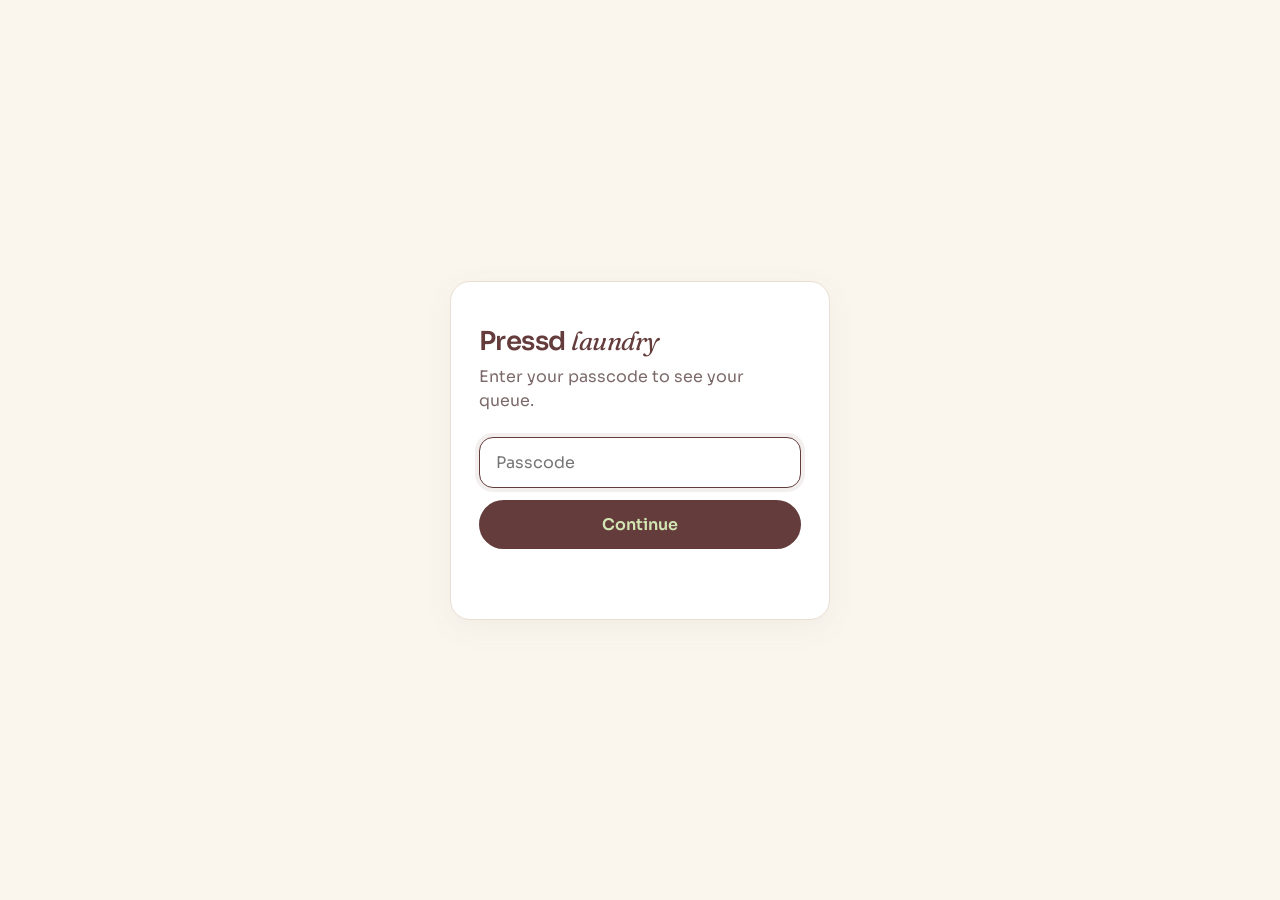
<file: laundry.html>
<!DOCTYPE html>
<html lang="en" data-no-gtm>
<head>
<link rel="icon" type="image/png" sizes="32x32" href="/assets/favicon-32.png" />
<meta name="robots" content="noindex, nofollow" />
<meta charset="UTF-8" />
<meta name="viewport" content="width=device-width, initial-scale=1.0, maximum-scale=5.0" />
<meta name="theme-color" content="#643C3C" />
<title>Pressd · Laundry</title>
<meta name="robots" content="noindex,nofollow" />

<link rel="preconnect" href="https://fonts.googleapis.com">
<link rel="preconnect" href="https://fonts.gstatic.com" crossorigin>
<link href="https://fonts.googleapis.com/css2?family=Sora:wght@400;500;600;700&family=Fraunces:opsz,wght@9..144,400;9..144,500;9..144,600&display=swap" rel="stylesheet">

<style>
  :root {
    --brand-primary: #643C3C;
    --brand-primary-deep: #4D2E2E;
    --brand-accent: #D2E6B4;
    --brand-cream: #FAF6EE;
    --brand-cream-deep: #F2EBDC;
    --brand-ink: #2A1F1F;
    --brand-muted: #7C6A6A;
    --brand-line: #E8DFD4;
    --brand-success: #5A8C3F;
    --brand-success-bg: #ECF5DD;
    --brand-warning: #B97B0E;
    --brand-warning-bg: #FEF6E7;
    --brand-danger: #C44545;
    --brand-danger-bg: #FCEEEE;
    --brand-info: #3F6F99;
    --brand-info-bg: #E3EEF6;

    --font-display: 'Sora', -apple-system, BlinkMacSystemFont, sans-serif;
    --font-editorial: 'Fraunces', Georgia, serif;
    --font-mono: ui-monospace, 'SF Mono', Menlo, monospace;

    --r-sm: 8px; --r-md: 14px; --r-lg: 20px; --r-pill: 999px;
  }

  *, *::before, *::after { box-sizing: border-box; }
  html { -webkit-text-size-adjust: 100%; }
  body {
    margin: 0; min-height: 100vh;
    font-family: var(--font-display);
    font-size: 16px; line-height: 1.5;
    color: var(--brand-ink);
    background: var(--brand-cream);
    -webkit-font-smoothing: antialiased;
  }
  button { font-family: inherit; cursor: pointer; border: none; background: none; }
  input, select, textarea { font-family: inherit; font-size: inherit; }

  .topbar {
    background: var(--brand-primary); color: var(--brand-accent);
    padding: 14px 20px;
    display: flex; align-items: center; justify-content: space-between;
    position: sticky; top: 0; z-index: 10;
  }
  .topbar-brand {
    font-family: var(--font-display); font-weight: 600;
    font-size: 17px; letter-spacing: -0.01em;
  }
  .topbar-brand em { font-family: var(--font-editorial); font-style: italic; font-weight: 400; opacity: .85; }
  .topbar-actions { display: flex; align-items: center; gap: 10px; }
  .icon-btn {
    width: 36px; height: 36px; border-radius: 50%;
    background: rgba(210,230,180,0.15); color: var(--brand-accent);
    display: grid; place-items: center;
    transition: background .15s;
  }
  .icon-btn:hover { background: rgba(210,230,180,0.25); }

  .gate {
    min-height: 100vh; display: flex; align-items: center; justify-content: center;
    padding: 24px; background: var(--brand-cream);
  }
  .gate-card {
    background: #fff; border: 1px solid var(--brand-line);
    border-radius: var(--r-lg); padding: 40px 28px;
    max-width: 380px; width: 100%;
    box-shadow: 0 8px 32px rgba(100,60,60,0.06);
  }
  .gate-card h1 {
    font-family: var(--font-display); font-weight: 600;
    font-size: 26px; margin: 0 0 4px;
    color: var(--brand-primary); letter-spacing: -0.02em;
  }
  .gate-card h1 em { font-family: var(--font-editorial); font-style: italic; font-weight: 400; }
  .gate-sub { color: var(--brand-muted); font-size: 16px; margin: 0 0 24px; }
  .gate input {
    width: 100%; padding: 14px 16px;
    border: 1.5px solid var(--brand-line);
    border-radius: var(--r-md); background: #fff;
    color: var(--brand-ink); margin-bottom: 12px; font-size: 16px;
  }
  .gate input:focus { outline: none; border-color: var(--brand-primary); box-shadow: 0 0 0 4px rgba(100,60,60,0.08); }
  .gate button {
    width: 100%; padding: 14px;
    background: var(--brand-primary); color: var(--brand-accent);
    border-radius: var(--r-pill); font-weight: 600; font-size: 16px;
    transition: background .15s;
  }
  .gate button:hover:not(:disabled) { background: var(--brand-primary-deep); }
  .gate button:disabled { opacity: .5; cursor: not-allowed; }
  .gate-error { color: var(--brand-danger); font-size: 13px; margin-top: 12px; min-height: 18px; }

  .app { padding: 16px; max-width: 720px; margin: 0 auto; }
  .page-head { margin-bottom: 16px; }
  .page-head h2 {
    font-family: var(--font-display); font-weight: 600;
    font-size: 24px; letter-spacing: -0.02em;
    color: var(--brand-primary); margin: 0 0 4px;
  }
  .page-head h2 em { font-family: var(--font-editorial); font-style: italic; font-weight: 400; }
  .page-head p { margin: 0; color: var(--brand-muted); font-size: 16px; }

  .filter-bar {
    display: flex; align-items: center; gap: 8px;
    overflow-x: auto;
    padding-bottom: 6px;
    margin-bottom: 16px;
    -webkit-overflow-scrolling: touch;
    scrollbar-width: none;
  }
  .filter-bar::-webkit-scrollbar { display: none; }
  .filter-pill {
    flex-shrink: 0;
    font-size: 13px; padding: 8px 14px;
    background: #fff; border: 1px solid var(--brand-line);
    color: var(--brand-ink); border-radius: var(--r-pill);
    font-weight: 500;
    transition: all .15s;
    white-space: nowrap;
  }
  .filter-pill:hover { border-color: var(--brand-primary); }
  .filter-pill.active {
    background: var(--brand-primary); color: var(--brand-accent);
    border-color: var(--brand-primary); font-weight: 600;
  }
  .filter-pill .count {
    opacity: .7; margin-left: 4px; font-weight: 500;
  }
  .filter-pill.active .count { opacity: .85; }

  .order-list { display: flex; flex-direction: column; gap: 10px; }
  .order-card {
    background: #fff; border: 1px solid var(--brand-line);
    border-radius: var(--r-lg); padding: 16px 18px;
    transition: border-color .2s ease;
  }
  .order-card.expanded { border-color: var(--brand-primary); }
  .order-head {
    display: flex; justify-content: space-between; align-items: flex-start;
    gap: 12px; cursor: pointer;
  }
  .order-head.no-toggle { cursor: default; }
  .order-id {
    font-family: var(--font-mono); font-size: 11px;
    color: var(--brand-muted); margin-bottom: 4px;
    letter-spacing: 0.02em;
  }
  .order-name {
    font-family: var(--font-display); font-weight: 600;
    font-size: 18px; color: var(--brand-primary);
    letter-spacing: -0.01em; line-height: 1.2;
  }
  .order-meta { font-size: 13px; color: var(--brand-muted); margin-top: 4px; }
  .order-toggle {
    width: 30px; height: 30px; border-radius: 50%;
    background: var(--brand-cream-deep);
    color: var(--brand-primary);
    display: grid; place-items: center;
    transition: transform .25s ease, background .2s ease;
    flex-shrink: 0;
  }
  .order-card.expanded .order-toggle {
    background: var(--brand-accent);
    transform: rotate(180deg);
  }

  .tags-row {
    display: flex; gap: 6px; flex-wrap: wrap;
    margin-top: 12px;
  }
  .tag {
    display: inline-flex; align-items: center;
    font-size: 11px; padding: 5px 10px;
    border-radius: var(--r-pill); font-weight: 600;
    letter-spacing: 0.04em; text-transform: uppercase;
    line-height: 1.2;
  }
  .tag-service {
    background: var(--brand-cream-deep);
    color: var(--brand-primary);
  }
  .tag-status-new {
    background: var(--brand-primary);
    color: var(--brand-accent);
  }
  .tag-status-pending {
    background: var(--brand-cream-deep);
    color: var(--brand-muted);
    text-transform: none;
    letter-spacing: 0.02em;
  }
  .tag-status-payment {
    background: var(--brand-warning-bg);
    color: var(--brand-warning);
  }
  .tag-status-paid {
    background: var(--brand-success-bg);
    color: var(--brand-success);
  }
  .tag-status-coming {
    background: var(--brand-info-bg);
    color: var(--brand-info);
    text-transform: none;
    letter-spacing: 0.02em;
  }

  .order-detail {
    padding-top: 14px; margin-top: 12px;
    border-top: 1px solid var(--brand-line);
  }
  .detail-row {
    display: flex; justify-content: space-between; align-items: flex-start;
    gap: 12px; padding: 6px 0; font-size: 16px;
  }
  .detail-row .key { color: var(--brand-muted); flex-shrink: 0; }
  .detail-row .val { color: var(--brand-ink); font-weight: 500; text-align: right; word-break: break-word; }

  .notes-block {
    background: var(--brand-cream-deep);
    border-radius: var(--r-sm);
    padding: 10px 12px; margin: 10px 0;
    font-size: 13px; color: var(--brand-ink);
    white-space: pre-wrap; line-height: 1.5;
  }
  .notes-block .notes-label {
    font-size: 10px; text-transform: uppercase; letter-spacing: 0.06em;
    color: var(--brand-muted); font-weight: 600; margin-bottom: 4px;
  }

  .cost-input-block {
    background: var(--brand-cream); border: 1.5px solid var(--brand-line);
    border-radius: var(--r-md); padding: 14px;
    margin-top: 14px;
  }
  .cost-input-label {
    font-size: 12px; font-weight: 600;
    color: var(--brand-primary);
    text-transform: uppercase; letter-spacing: 0.06em;
    margin-bottom: 8px;
  }
  .cost-input-wrap {
    display: flex; align-items: center;
    background: #fff; border: 1.5px solid var(--brand-line);
    border-radius: var(--r-md); overflow: hidden;
    transition: border-color .15s;
  }
  .cost-input-wrap:focus-within { border-color: var(--brand-primary); }
  .cost-input-wrap .currency {
    padding: 14px 4px 14px 14px;
    font-family: var(--font-display); font-weight: 600;
    color: var(--brand-muted); font-size: 18px;
  }
  .cost-input-wrap input {
    flex: 1; padding: 14px 14px 14px 4px;
    border: none; outline: none; background: transparent;
    font-family: var(--font-display); font-weight: 600;
    font-size: 18px; color: var(--brand-ink);
    -moz-appearance: textfield;
  }
  .cost-input-wrap input::-webkit-outer-spin-button,
  .cost-input-wrap input::-webkit-inner-spin-button {
    -webkit-appearance: none; margin: 0;
  }
  .notes-textarea {
    width: 100%;
    margin-top: 10px;
    padding: 12px 14px;
    border: 1.5px solid var(--brand-line);
    border-radius: var(--r-md); background: #fff;
    font-size: 16px; color: var(--brand-ink);
    line-height: 1.5; resize: vertical;
    min-height: 60px;
  }
  .notes-textarea:focus { outline: none; border-color: var(--brand-primary); }

  .submit-btn {
    width: 100%; margin-top: 12px;
    padding: 14px;
    background: var(--brand-primary); color: var(--brand-accent);
    border-radius: var(--r-pill);
    font-weight: 600; font-size: 16px;
    display: flex; align-items: center; justify-content: center; gap: 8px;
    transition: background .15s, opacity .15s;
  }
  .submit-btn:hover:not(:disabled) { background: var(--brand-primary-deep); }
  .submit-btn:disabled { opacity: .5; cursor: not-allowed; }

  .ready-btn {
    width: 100%; margin-top: 12px;
    padding: 14px;
    background: var(--brand-success); color: #fff;
    border-radius: var(--r-pill);
    font-weight: 600; font-size: 16px;
    display: flex; align-items: center; justify-content: center; gap: 8px;
    transition: background .15s, opacity .15s;
  }
  .ready-btn:hover:not(:disabled) { background: #4a7332; }
  .ready-btn:disabled { opacity: .5; cursor: not-allowed; }

  .toast {
    position: fixed; bottom: 20px; left: 50%; transform: translateX(-50%) translateY(120%);
    background: var(--brand-primary); color: var(--brand-accent);
    padding: 14px 22px; border-radius: var(--r-pill);
    font-size: 16px; font-weight: 500;
    box-shadow: 0 12px 32px rgba(100,60,60,0.25);
    opacity: 0;
    transition: transform .25s, opacity .25s;
    z-index: 100; pointer-events: none;
    max-width: 90vw;
  }
  .toast.show { transform: translateX(-50%) translateY(0); opacity: 1; }
  .toast.error { background: var(--brand-danger); color: #fff; }
  .toast.success { background: var(--brand-success); color: #fff; }

  .spinner {
    width: 16px; height: 16px;
    border: 2px solid currentColor; border-top-color: transparent;
    border-radius: 50%; animation: spin .8s linear infinite;
    display: inline-block; vertical-align: middle;
  }
  @keyframes spin { to { transform: rotate(360deg); } }

  .loading-state { padding: 60px; text-align: center; color: var(--brand-muted); }

  .empty-state {
    background: #fff; border: 1px solid var(--brand-line);
    border-radius: var(--r-lg); padding: 60px 24px;
    text-align: center;
  }
  .empty-icon {
    width: 56px; height: 56px; border-radius: 50%;
    background: var(--brand-success-bg); color: var(--brand-success);
    display: grid; place-items: center;
    margin: 0 auto 16px;
  }
  .empty-state h3 {
    font-family: var(--font-display); font-weight: 600;
    font-size: 18px; color: var(--brand-primary); margin: 0 0 6px;
  }
  .empty-state p { margin: 0; color: var(--brand-muted); font-size: 16px; }

  .hidden { display: none !important; }
</style>
</head>
<body>

<div class="gate" id="gate">
  <div class="gate-card">
    <h1>Pressd <em>laundry</em></h1>
    <p class="gate-sub">Enter your passcode to see your queue.</p>
    <input type="password" id="passcode-input" placeholder="Passcode" autocomplete="off" autofocus />
    <button id="login-btn">Continue</button>
    <div class="gate-error" id="gate-error"></div>
  </div>
</div>

<div id="app" class="hidden">
  <div class="topbar">
    <div class="topbar-brand">Pressd <em>laundry</em></div>
    <div class="topbar-actions">
      <button class="icon-btn" id="refresh-btn" aria-label="Refresh">
        <svg width="16" height="16" viewBox="0 0 24 24" fill="none" stroke="currentColor" stroke-width="2" stroke-linecap="round" stroke-linejoin="round"><path d="M3 12a9 9 0 0 1 15-6.7L21 8"/><path d="M21 3v5h-5"/><path d="M21 12a9 9 0 0 1-15 6.7L3 16"/><path d="M3 21v-5h5"/></svg>
      </button>
      <button class="icon-btn" id="logout-btn" aria-label="Log out">
        <svg width="16" height="16" viewBox="0 0 24 24" fill="none" stroke="currentColor" stroke-width="2" stroke-linecap="round" stroke-linejoin="round"><path d="M9 21H5a2 2 0 0 1-2-2V5a2 2 0 0 1 2-2h4"/><polyline points="16 17 21 12 16 7"/><line x1="21" y1="12" x2="9" y2="12"/></svg>
      </button>
    </div>
  </div>

  <div class="app">
    <div class="page-head">
      <h2>Your <em>orders</em></h2>
      <p id="page-sub">Loading…</p>
    </div>

    <div class="filter-bar" id="filter-bar"></div>

    <div id="queue-wrap">
      <div class="loading-state"><span class="spinner"></span> Loading orders…</div>
    </div>
  </div>
</div>

<div class="toast" id="toast"></div>

<script src="/js/config.js"></script>
<script>
  const APPS_SCRIPT_URL = (window.PRESSD_CONFIG && window.PRESSD_CONFIG.APPS_SCRIPT_URL) || '';
  const STORAGE_KEY = 'pressd_laundry_passcode';

  const $ = (s, c = document) => c.querySelector(s);
  const $$ = (s, c = document) => Array.from(c.querySelectorAll(s));

  let passcode = sessionStorage.getItem(STORAGE_KEY) || '';
  let allOrders = [];
  let activeFilter = 'all';   // FIX: default to 'all' so the laundry guy sees everything sorted by urgency
  let expandedId = null;

  /* Bucket priority — sort order in the 'all' view, lower = more urgent */
  const BUCKET_PRIORITY = {
    new:     0,  // awaiting cost entry — most urgent action
    paid:    1,  // fully paid, mark ready as soon as wash is done
    payment: 2,  // cost submitted, waiting on customer payment — laundry can keep working
    washing: 3,  // admin reviewing or customer paying — passive
    coming:  4,  // future pickups — heads-up only
  };

  const FILTERS = [
    { key: 'all',     label: 'All' },
    { key: 'new',     label: 'New orders' },
    { key: 'paid',    label: 'Paid · ready to mark' },
    { key: 'payment', label: 'Awaiting payment' },
    { key: 'washing', label: 'Currently washing' },
    { key: 'coming',  label: 'Coming up' },
  ];

  function showGate() {
    $('#gate').classList.remove('hidden');
    $('#app').classList.add('hidden');
    setTimeout(() => $('#passcode-input').focus(), 100);
  }
  function showApp() {
    $('#gate').classList.add('hidden');
    $('#app').classList.remove('hidden');
    loadQueue();
  }

  async function tryLogin(code) {
    try {
      const res = await fetch(APPS_SCRIPT_URL, {
        method: 'POST',
        headers: { 'Content-Type': 'text/plain;charset=utf-8' },
        body: JSON.stringify({ action: 'laundryLogin', passcode: code }),
      });
      const data = await res.json();
      return !!(data && data.ok);
    } catch (err) { console.error(err); return false; }
  }

  $('#login-btn').addEventListener('click', async () => {
    const code = $('#passcode-input').value.trim();
    if (!code) { $('#gate-error').textContent = 'Enter a passcode.'; return; }
    const btn = $('#login-btn');
    btn.disabled = true; btn.innerHTML = '<span class="spinner"></span>';
    const ok = await tryLogin(code);
    btn.disabled = false; btn.textContent = 'Continue';
    if (ok) {
      passcode = code;
      sessionStorage.setItem(STORAGE_KEY, code);
      $('#gate-error').textContent = '';
      showApp();
    } else {
      $('#gate-error').textContent = 'Wrong passcode. Try again.';
      $('#passcode-input').select();
    }
  });

  $('#passcode-input').addEventListener('keydown', e => {
    if (e.key === 'Enter') $('#login-btn').click();
  });

  $('#logout-btn').addEventListener('click', () => {
    passcode = '';
    sessionStorage.removeItem(STORAGE_KEY);
    $('#passcode-input').value = '';
    showGate();
  });

  async function callBackend(action, extra = {}) {
    const res = await fetch(APPS_SCRIPT_URL, {
      method: 'POST',
      headers: { 'Content-Type': 'text/plain;charset=utf-8' },
      body: JSON.stringify(Object.assign({ action: action, passcode: passcode }, extra)),
    });
    const data = await res.json();
    if (data && data.error && /Invalid passcode/i.test(data.error)) {
      passcode = '';
      sessionStorage.removeItem(STORAGE_KEY);
      showGate();
      throw new Error('Session expired');
    }
    if (data && data.ok === false) throw new Error(data.error || 'Request failed');
    return data;
  }

  function fmtNaira(n) {
    if (n == null || isNaN(n) || n === '') return '—';
    return '₦' + Math.round(Number(n)).toLocaleString('en-NG');
  }
  function fmtDate(iso) {
    if (!iso) return '—';
    try {
      const d = new Date(iso);
      if (isNaN(d.getTime())) return '—';
      return d.toLocaleString('en-NG', { weekday: 'short', day: 'numeric', month: 'short' });
    } catch (e) { return '—'; }
  }
  function fmtZone(z) { return ({ mainland: 'Mainland', island: 'Island' })[z] || (z || ''); }
  function escapeHtml(s) {
    return String(s == null ? '' : s).replace(/&/g, '&amp;').replace(/</g, '&lt;').replace(/>/g, '&gt;')
      .replace(/"/g, '&quot;').replace(/'/g, '&#39;');
  }

  function classifyOrder(o) {
    if (o.orderReadyAt || o.outForDeliveryAt || o.deliveryStatus === 'delivered') return null;
    const pickupStatus = (o.pickupStatus || '').toLowerCase();
    const costStatus = (o.costStatus || '').toLowerCase();

    if (pickupStatus === 'pickup_paid' || pickupStatus === 'pickup_scheduled' || pickupStatus === 'scheduled') {
      return 'coming';
    }
    if (pickupStatus === 'picked_up' && (!costStatus || costStatus === 'not_submitted')) {
      return 'new';
    }
    if (o.invoiceStatus === 'paid_in_full') return 'paid';
    if (o.invoiceStatus === 'balance_due' && o.secondPaymentStatus === 'paid') return 'paid';
    if (o.invoiceStatus === 'balance_due') return 'payment';
    if (costStatus === 'pending_review' || costStatus === 'confirmed') return 'washing';
    return null;
  }

  function serviceTagFor(o) {
    if (o.pickupOnly) {
      return { label: 'Wash + Iron · estimate', cls: 'tag-service' };
    }
    if (o.loadEnabled && o.careEnabled) {
      const n = o.loads || 1;
      return { label: `${n} load + ${fmtNaira(o.careTabPrepaid)} care tab`, cls: 'tag-service' };
    }
    if (o.loadEnabled) {
      const n = o.loads || 1;
      return { label: `Wash + Fold · ${n} load${n > 1 ? 's' : ''}`, cls: 'tag-service' };
    }
    if (o.careEnabled) {
      return { label: `Wash + Iron · ${fmtNaira(o.careTabPrepaid)} tab`, cls: 'tag-service' };
    }
    return { label: 'Mixed laundry', cls: 'tag-service' };
  }

  function statusTagFor(o, bucket) {
    switch (bucket) {
      case 'new':
        return { label: 'New order', cls: 'tag-status-new' };
      case 'washing':
        return { label: o.costStatus === 'pending_review' ? 'Price pending admin' : 'Currently washing', cls: 'tag-status-pending' };
      case 'payment':
        return { label: 'Awaiting payment', cls: 'tag-status-payment' };
      case 'paid':
        return { label: 'Paid · mark ready', cls: 'tag-status-paid' };
      case 'coming':
        return { label: o.pickupScheduledFor ? ('Scheduled · ' + fmtDate(o.pickupScheduledFor)) : 'Coming up', cls: 'tag-status-coming' };
      default:
        return { label: '—', cls: 'tag-status-pending' };
    }
  }

  async function loadQueue() {
    try {
      const data = await callBackend('getLaundryQueue');
      const q = data.queue || { headsUp: [], active: [], inProgress: [] };
      allOrders = [...q.active, ...q.inProgress, ...q.headsUp];
      renderFilters();
      renderQueue();
      updateSubtitle();
    } catch (err) {
      $('#queue-wrap').innerHTML = `
        <div class="empty-state">
          <h3>Couldn't load orders</h3>
          <p>${escapeHtml(err.message || 'Try again in a moment.')}</p>
        </div>
      `;
    }
  }

  function countsByBucket() {
    const counts = { new: 0, washing: 0, payment: 0, paid: 0, coming: 0, all: 0 };
    allOrders.forEach(o => {
      const b = classifyOrder(o);
      if (b && counts[b] != null) counts[b]++;
      if (b) counts.all++;
    });
    return counts;
  }

  function renderFilters() {
    const counts = countsByBucket();
    const bar = $('#filter-bar');
    bar.innerHTML = FILTERS.map(f => {
      const isActive = activeFilter === f.key;
      const count = counts[f.key] || 0;
      return `
        <button class="filter-pill ${isActive ? 'active' : ''}" data-filter="${f.key}">
          ${escapeHtml(f.label)} <span class="count">${count}</span>
        </button>
      `;
    }).join('');
    $$('.filter-pill', bar).forEach(p => {
      p.addEventListener('click', () => {
        activeFilter = p.dataset.filter;
        renderFilters();
        renderQueue();
        updateSubtitle();
      });
    });
  }

  function updateSubtitle() {
    const total = allOrders.length;
    if (total === 0) {
      $('#page-sub').textContent = 'Nothing in your queue right now.';
      return;
    }
    const counts = countsByBucket();
    const activeLabel = (FILTERS.find(f => f.key === activeFilter) || {}).label || 'All';
    const activeCount = counts[activeFilter] || 0;
    if (activeFilter === 'all') {
      $('#page-sub').textContent = `${total} order${total === 1 ? '' : 's'} · most urgent first`;
    } else {
      $('#page-sub').textContent = `${activeLabel} · ${activeCount} of ${total} total`;
    }
  }

  function renderQueue() {
    const wrap = $('#queue-wrap');
    let visible = allOrders
      .map(o => ({ order: o, bucket: classifyOrder(o) }))
      .filter(x => {
        if (!x.bucket) return false;
        if (activeFilter === 'all') return true;
        return x.bucket === activeFilter;
      });

    /* FIX: sort 'all' view by bucket priority so urgent work bubbles to top */
    if (activeFilter === 'all') {
      visible.sort((a, b) => {
        const pa = BUCKET_PRIORITY[a.bucket] ?? 99;
        const pb = BUCKET_PRIORITY[b.bucket] ?? 99;
        if (pa !== pb) return pa - pb;
        return 0;  // same bucket: keep backend's order (oldest pickup first)
      });
    }

    if (visible.length === 0) {
      const emptyMessages = {
        new:     { h: 'No new orders', p: 'When pickups arrive at the laundry, they show up here.' },
        washing: { h: 'Nothing washing', p: 'Orders you\'ve submitted cost on appear here while admin reviews and customers pay.' },
        payment: { h: 'No pending payments', p: 'Orders waiting for the customer to settle their balance show up here.' },
        paid:    { h: 'Nothing to mark ready', p: 'Once a customer\'s laundry is paid for and washed, you can mark it ready here.' },
        coming:  { h: 'Nothing coming up', p: 'Future pickups appear here as a heads-up.' },
        all:     { h: 'All caught up', p: 'No orders in your queue right now.' },
      };
      const msg = emptyMessages[activeFilter] || emptyMessages.all;
      wrap.innerHTML = `
        <div class="empty-state">
          <div class="empty-icon">
            <svg width="24" height="24" viewBox="0 0 24 24" fill="none" stroke="currentColor" stroke-width="2" stroke-linecap="round" stroke-linejoin="round"><polyline points="20 6 9 17 4 12"/></svg>
          </div>
          <h3>${escapeHtml(msg.h)}</h3>
          <p>${escapeHtml(msg.p)}</p>
        </div>
      `;
      return;
    }

    wrap.innerHTML = '<div class="order-list">' + visible.map(x => orderCardHtml(x.order)).join('') + '</div>';

    $$('.order-head[data-order-id]').forEach(h => {
      if (h.classList.contains('no-toggle')) return;
      h.addEventListener('click', () => toggleCard(h.dataset.orderId));
    });
    $$('.cost-form').forEach(f => {
      f.addEventListener('submit', e => {
        e.preventDefault();
        submitCost(f.dataset.orderId, f);
      });
    });
    $$('.ready-btn-trigger').forEach(b => {
      b.addEventListener('click', () => markReady(b.dataset.orderId));
    });
  }

  function toggleCard(orderId) {
    expandedId = (expandedId === orderId) ? null : orderId;
    renderQueue();
    if (expandedId) {
      const card = document.querySelector(`.order-card[data-order-id="${CSS.escape(expandedId)}"]`);
      if (card) {
        setTimeout(() => {
          const input = card.querySelector('input[type="number"]');
          if (input) input.focus();
        }, 50);
      }
    }
  }

  function orderCardHtml(o) {
    const bucket = classifyOrder(o);
    const isExpanded = expandedId === o.orderId;
    const serviceTag = serviceTagFor(o);
    const statusTag = statusTagFor(o, bucket);
    const canExpand = bucket !== 'coming';

    const area = (fmtZone(o.zone) + (o.area ? ', ' + o.area : '')) || '—';
    const metaLine = (bucket === 'coming' || !o.pickupDate) ? area : (fmtDate(o.pickupDate) + ' · ' + area);

    const detailHtml = isExpanded ? expandedDetail(o, bucket) : '';

    return `
      <div class="order-card${isExpanded ? ' expanded' : ''}" data-order-id="${escapeHtml(o.orderId)}">
        <div class="order-head${canExpand ? '' : ' no-toggle'}" data-order-id="${escapeHtml(o.orderId)}">
          <div>
            <div class="order-id">${escapeHtml(o.orderId)}</div>
            <div class="order-name">${escapeHtml(o.firstName || '—')}</div>
            <div class="order-meta">${escapeHtml(metaLine)}</div>
          </div>
          ${canExpand ? `
          <div class="order-toggle">
            <svg width="14" height="14" viewBox="0 0 24 24" fill="none" stroke="currentColor" stroke-width="2.5" stroke-linecap="round" stroke-linejoin="round"><polyline points="6 9 12 15 18 9"/></svg>
          </div>` : ''}
        </div>
        <div class="tags-row">
          <span class="tag ${serviceTag.cls}">${escapeHtml(serviceTag.label)}</span>
          <span class="tag ${statusTag.cls}">${escapeHtml(statusTag.label)}</span>
        </div>
        ${detailHtml}
      </div>
    `;
  }

  function expandedDetail(o, bucket) {
    if (bucket === 'new') return newOrderDetail(o);
    if (bucket === 'washing') return washingDetail(o);
    if (bucket === 'payment') return paymentDetail(o);
    if (bucket === 'paid') return paidDetail(o);
    return '';
  }

  function newOrderDetail(o) {
    const summary = describeWhatWasOrdered(o);
    const notes = (o.pickupNotes && o.pickupNotes.trim())
      ? `<div class="notes-block"><div class="notes-label">Pickup notes</div>${escapeHtml(o.pickupNotes)}</div>`
      : '';
    return `
      <div class="order-detail">
        <div class="detail-row"><span class="key">Picked up</span><span class="val">${fmtDate(o.pickupDate)}</span></div>
        <div class="detail-row"><span class="key">What was ordered</span><span class="val">${escapeHtml(summary)}</span></div>
        ${notes}
        <form class="cost-form" data-order-id="${escapeHtml(o.orderId)}" autocomplete="off">
          <div class="cost-input-block">
            <div class="cost-input-label">Final laundry cost</div>
            <div class="cost-input-wrap">
              <span class="currency">₦</span>
              <input type="number" name="finalCost" min="0" step="any" placeholder="0" inputmode="numeric" value="${o.finalLaundryCost > 0 ? o.finalLaundryCost : ''}" required />
            </div>
            <textarea name="laundryNote" class="notes-textarea" placeholder="Notes for admin (optional): heavy stains, missing items, special handling…" rows="2"></textarea>
          </div>
          <button type="submit" class="submit-btn">
            <span class="btn-label">Send to admin for review</span>
          </button>
        </form>
      </div>
    `;
  }

  function washingDetail(o) {
    return `
      <div class="order-detail">
        <div class="detail-row"><span class="key">Picked up</span><span class="val">${fmtDate(o.pickupDate)}</span></div>
        ${o.laundryNote ? `<div class="notes-block"><div class="notes-label">Your note to admin</div>${escapeHtml(o.laundryNote)}</div>` : ''}
        <p style="font-size:13px; color:var(--brand-muted); margin:14px 0 0; text-align:center;">
          ${o.costStatus === 'pending_review' ? 'Admin is reviewing your submission.' : 'Customer has been invoiced. Keep working — you can mark ready as soon as the laundry is done.'}
        </p>
      </div>
    `;
  }

  function paymentDetail(o) {
    return `
      <div class="order-detail">
        <div class="detail-row"><span class="key">Picked up</span><span class="val">${fmtDate(o.pickupDate)}</span></div>
        ${o.laundryNote ? `<div class="notes-block"><div class="notes-label">Your note to admin</div>${escapeHtml(o.laundryNote)}</div>` : ''}
        <p style="font-size:13px; color:var(--brand-muted); margin:14px 0 0; text-align:center;">
          Customer has been billed and is yet to pay. You can keep working — mark ready when done.
        </p>
        <button class="ready-btn ready-btn-trigger" data-order-id="${escapeHtml(o.orderId)}">
          <span class="btn-label">Mark ready for delivery →</span>
        </button>
      </div>
    `;
  }

  function paidDetail(o) {
    return `
      <div class="order-detail">
        <div class="detail-row"><span class="key">Picked up</span><span class="val">${fmtDate(o.pickupDate)}</span></div>
        ${o.laundryNote ? `<div class="notes-block"><div class="notes-label">Your note to admin</div>${escapeHtml(o.laundryNote)}</div>` : ''}
        <p style="font-size:13px; color:var(--brand-success); margin:14px 0 0; text-align:center; font-weight:500;">
          Customer is fully paid. Mark ready as soon as the laundry is done.
        </p>
        <button class="ready-btn ready-btn-trigger" data-order-id="${escapeHtml(o.orderId)}">
          <span class="btn-label">Mark ready for delivery →</span>
        </button>
      </div>
    `;
  }

  function describeWhatWasOrdered(o) {
    const parts = [];
    if (o.loadEnabled) parts.push((o.loads || 1) + ' Load' + ((o.loads || 1) > 1 ? 's' : '') + ' (Wash + Fold)');
    if (o.careEnabled) parts.push('Care tab ' + fmtNaira(o.careTabPrepaid) + ' (Wash + Iron)');
    if (o.pickupOnly) parts.push('Pickup-only · estimate the cost');
    if (!parts.length) parts.push('Mixed laundry');
    return parts.join(' · ');
  }

  async function submitCost(orderId, form) {
    const finalCost = Number(form.elements.finalCost.value);
    const laundryNote = (form.elements.laundryNote.value || '').trim();
    if (!finalCost || isNaN(finalCost) || finalCost <= 0) {
      showToast('Enter a valid amount', 'error');
      return;
    }
    const btn = form.querySelector('.submit-btn');
    const lbl = btn.querySelector('.btn-label');
    btn.disabled = true; lbl.innerHTML = '<span class="spinner"></span> Sending';
    try {
      await callBackend('submitFinalCost', { orderId, finalCost, laundryNote });
      showToast('Sent to admin for review.', 'success');
      expandedId = null;
      await loadQueue();
    } catch (err) {
      btn.disabled = false; lbl.textContent = 'Send to admin for review';
      showToast(err.message || 'Save failed', 'error');
    }
  }

  async function markReady(orderId) {
    const btn = document.querySelector(`.ready-btn-trigger[data-order-id="${CSS.escape(orderId)}"]`);
    if (!btn) return;
    const lbl = btn.querySelector('.btn-label');
    btn.disabled = true; lbl.innerHTML = '<span class="spinner"></span> Marking';
    try {
      await callBackend('laundryMarkReady', { orderId });
      showToast('Customer notified. Admin will dispatch shortly.', 'success');
      expandedId = null;
      await loadQueue();
    } catch (err) {
      btn.disabled = false; lbl.textContent = 'Mark ready for delivery →';
      showToast(err.message || 'Failed', 'error');
    }
  }

  $('#refresh-btn').addEventListener('click', () => {
    $('#queue-wrap').innerHTML = '<div class="loading-state"><span class="spinner"></span> Refreshing…</div>';
    loadQueue();
  });

  let toastTimer;
  function showToast(text, kind) {
    const t = $('#toast');
    t.textContent = text;
    t.className = 'toast show ' + (kind || '');
    clearTimeout(toastTimer);
    toastTimer = setTimeout(() => { t.classList.remove('show'); }, 3000);
  }

  if (passcode) {
    tryLogin(passcode).then(ok => {
      if (ok) showApp();
      else {
        passcode = '';
        sessionStorage.removeItem(STORAGE_KEY);
        showGate();
      }
    });
  } else {
    showGate();
  }
</script>

</body>
</html>
</file>
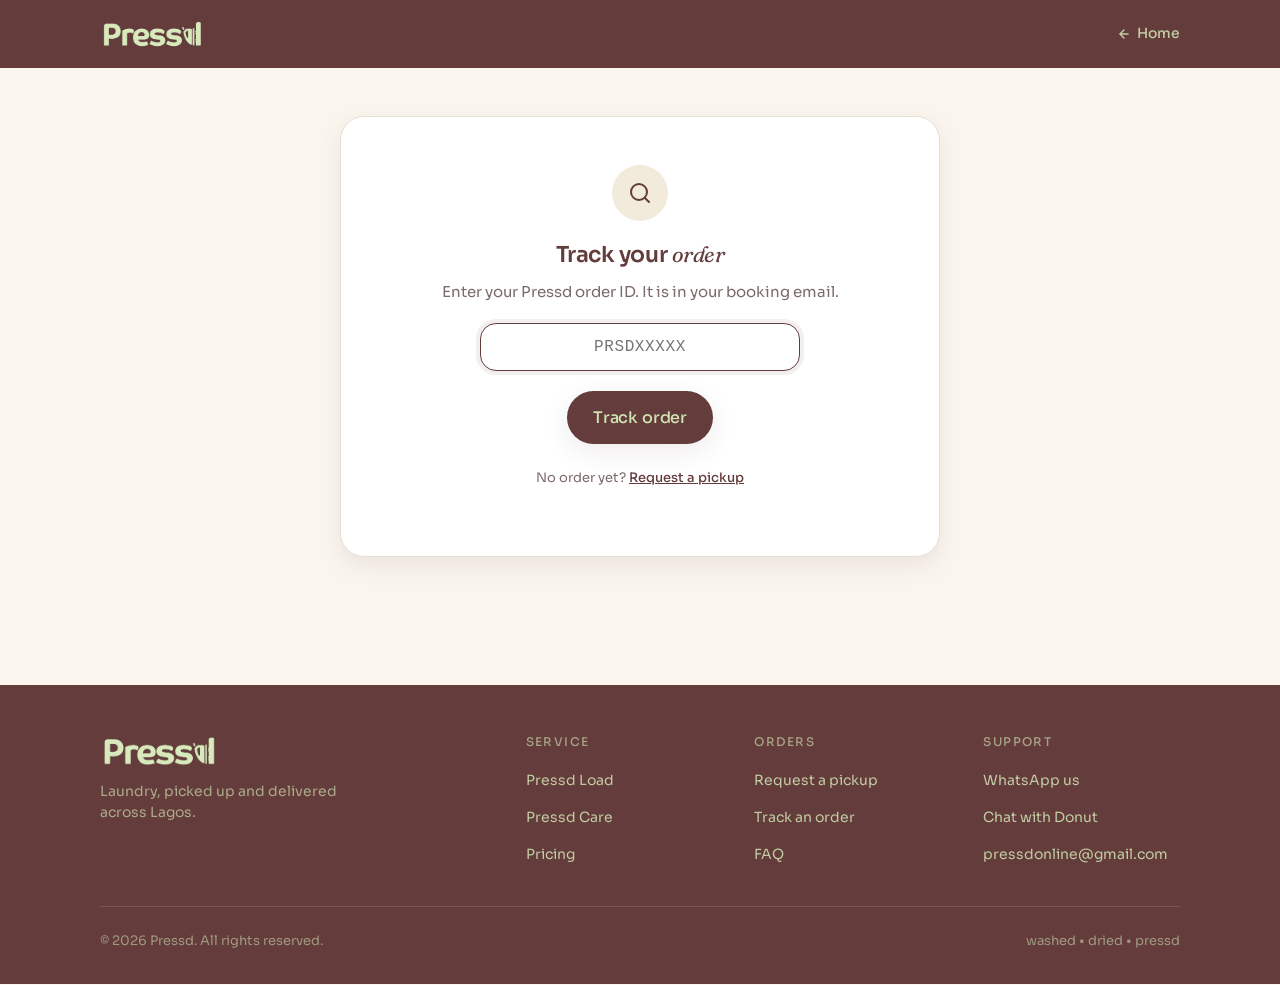
<file: order.html>
<!DOCTYPE html>
<html lang="en">
<head>
<meta charset="UTF-8" />
<meta name="viewport" content="width=device-width, initial-scale=1.0, maximum-scale=5.0" />
<meta name="theme-color" content="#643C3C" />
<meta name="robots" content="noindex" />
<title>Pressd | Track your order</title>
<meta name="description" content="Track your Pressd laundry pickup and delivery." />
<link rel="icon" type="image/png" sizes="32x32" href="/assets/favicon-32.png" />
<link rel="apple-touch-icon" href="/assets/icon-192.png" />
<link rel="preconnect" href="https://fonts.googleapis.com">
<link rel="preconnect" href="https://fonts.gstatic.com" crossorigin>
<link href="https://fonts.googleapis.com/css2?family=Sora:wght@400;500;600;700&family=Fraunces:opsz,wght@9..144,400;9..144,500&display=swap" rel="stylesheet">
<link rel="stylesheet" href="/css/brand.css" />
<script src="/js/config.js"></script>
<script src="/js/ui.js"></script>
<style>
  /* Lookup */
  .lookup-form { max-width: 320px; margin: 0 auto var(--s-5); }
  .lookup-form input {
    width: 100%; padding: 14px 16px; border: 1.5px solid var(--brand-line); border-radius: var(--r-md);
    background: #fff; color: var(--brand-ink); font-family: var(--font-mono); font-size: 16px; font-weight: 500;
    letter-spacing: 0.04em; text-align: center; text-transform: uppercase;
  }
  .lookup-form input:focus { outline: none; border-color: var(--brand-primary); box-shadow: 0 0 0 4px rgba(100,60,60,0.08); }
  .lookup-error { color: var(--brand-danger); font-size: 13px; margin-top: var(--s-2); text-align: center; }

  /* Timeline */
  .timeline { display: flex; flex-direction: column; }
  .tl { display: grid; grid-template-columns: 36px 1fr; gap: var(--s-4); position: relative; padding-bottom: var(--s-5); }
  .tl:last-child { padding-bottom: 0; }
  .tl::before { content: ''; position: absolute; left: 17px; top: 36px; bottom: 0; width: 2px; background: var(--brand-line); }
  .tl:last-child::before { display: none; }
  .tl.done::before { background: var(--brand-success); }
  .tl-icon {
    width: 36px; height: 36px; border-radius: 50%; background: var(--brand-cream-deep); color: var(--brand-muted);
    display: grid; place-items: center; position: relative; z-index: 1; border: 1.5px solid var(--brand-line);
  }
  .tl.done .tl-icon { background: var(--brand-accent); color: var(--brand-primary); border-color: var(--brand-accent-deep); }
  .tl.current .tl-icon { background: var(--brand-primary); color: var(--brand-accent); border-color: var(--brand-primary); animation: pulse 2.4s ease-in-out infinite; }
  .tl.skipped .tl-icon { opacity: .35; }
  @keyframes pulse { 0%, 100% { box-shadow: 0 0 0 4px rgba(100,60,60,0.12); } 50% { box-shadow: 0 0 0 8px rgba(100,60,60,0.06); } }
  .tl-body { padding-top: 6px; min-height: 36px; }
  .tl-label { font-size: 15px; font-weight: 500; line-height: 1.3; }
  .tl.done .tl-label, .tl.current .tl-label { color: var(--brand-primary); font-weight: 600; }
  .tl.skipped .tl-label { color: var(--brand-muted); text-decoration: line-through; }
  .tl-meta { font-size: 13px; color: var(--brand-muted); margin-top: 3px; }
  .tl.current .tl-meta { color: var(--brand-primary); font-weight: 500; }

  /* PINs */
  .pins { display: grid; grid-template-columns: 1fr 1fr; gap: var(--s-3); }
  @media (max-width: 420px) { .pins { grid-template-columns: 1fr; } }
  .pin { background: var(--brand-cream-deep); border: 1px solid var(--brand-line); border-radius: var(--r-md); padding: var(--s-5); text-align: center; }
  .pin.spent { opacity: .45; }
  .pin.spent .pin-value { text-decoration: line-through; }
  .pin-label { font-size: 11px; text-transform: uppercase; letter-spacing: 0.1em; color: var(--brand-muted); font-weight: 600; margin-bottom: var(--s-2); }
  .pin-value { font-size: 30px; font-weight: 600; color: var(--brand-primary); letter-spacing: 0.05em; line-height: 1; }
  .pin-help { font-size: 11px; color: var(--brand-muted); margin-top: var(--s-2); line-height: 1.4; }

  /* Dispatch round card + pop-up */
  .round-card { background: #fff; border: 1.5px solid var(--brand-primary); border-radius: var(--r-lg); padding: var(--s-5) var(--s-6); margin-bottom: var(--s-4); }
  .round-card .rc-label { font-size: 11px; text-transform: uppercase; letter-spacing: .12em; color: var(--brand-muted); font-weight: 600; margin-bottom: 6px; }
  .round-card .rc-when { font-size: 20px; font-weight: 600; color: var(--brand-primary); letter-spacing: -0.01em; }
  .round-card .rc-status { font-size: 13px; margin-top: 6px; color: var(--brand-muted); }
  .round-card .rc-status strong { color: var(--brand-primary); }
  .round-card .rc-actions { display: flex; gap: 8px; margin-top: var(--s-4); flex-wrap: wrap; }
  .round-card .rc-actions .btn { flex: 1; min-width: 150px; padding: 13px 16px; font-size: 15px; }
  .rd-overlay { position: fixed; inset: 0; background: rgba(42,31,31,0.55); z-index: 100; display: none; align-items: flex-end; justify-content: center; padding: 0; }
  .rd-overlay.active { display: flex; }
  @media (min-width: 640px) { .rd-overlay { align-items: center; padding: 20px; } }
  .rd-modal { background: var(--brand-cream); width: 100%; max-width: 460px; border-radius: 24px 24px 0 0; padding: 26px 22px 28px; max-height: 92vh; overflow-y: auto; animation: rdUp .3s ease; }
  @media (min-width: 640px) { .rd-modal { border-radius: 24px; } }
  @keyframes rdUp { from { transform: translateY(30px); opacity: 0; } to { transform: none; opacity: 1; } }
  .rd-badge { display: inline-block; background: var(--brand-accent); color: var(--brand-primary); font-size: 11px; font-weight: 600; letter-spacing: .12em; text-transform: uppercase; padding: 5px 10px; border-radius: 999px; margin-bottom: 12px; }
  .rd-modal h3 { font-size: 24px; font-weight: 600; color: var(--brand-primary); letter-spacing: -0.02em; margin: 0 0 8px; line-height: 1.15; }
  .rd-modal h3 em { font-family: var(--font-editorial); font-style: italic; font-weight: 400; }
  .rd-modal p { font-size: 15px; color: var(--brand-muted); line-height: 1.55; margin: 0 0 16px; }
  .rd-modal p strong { color: var(--brand-primary); }
  .rd-when { background: #fff; border: 1px solid var(--brand-line); border-radius: 16px; padding: 14px 16px; margin-bottom: 16px; }
  .rd-when .d { font-size: 12px; text-transform: uppercase; letter-spacing: .1em; color: var(--brand-muted); font-weight: 600; }
  .rd-when .w { font-size: 18px; font-weight: 600; color: var(--brand-primary); margin-top: 2px; }
  .rd-btns { display: flex; flex-direction: column; gap: 10px; }
  .rd-opts { display: flex; flex-direction: column; gap: 8px; margin-bottom: 14px; }
  .rd-opt { display: flex; align-items: center; gap: 12px; padding: 14px 16px; background: #fff; border: 1.5px solid var(--brand-line); border-radius: 14px; font-size: 15px; text-align: left; width: 100%; }
  .rd-opt.on { border-color: var(--brand-primary); background: var(--brand-cream-deep); }
  .rd-opt .dot { width: 18px; height: 18px; border-radius: 50%; border: 2px solid var(--brand-line); flex-shrink: 0; }
  .rd-opt.on .dot { border-color: var(--brand-primary); background: radial-gradient(var(--brand-primary) 45%, transparent 50%); }
  .rd-modal textarea { width: 100%; padding: 12px 14px; font-size: 16px; border: 1.5px solid var(--brand-line); border-radius: 14px; background: #fff; margin-bottom: 14px; resize: vertical; font-family: inherit; }
  .rd-modal textarea:focus { outline: none; border-color: var(--brand-primary); }
  .rd-close { display: block; margin: 14px auto 0; font-size: 14px; color: var(--brand-muted); text-decoration: underline; }

  /* Cancelled */
  .cancelled { background: var(--brand-cream-deep); border: 1px solid var(--brand-line); border-radius: var(--r-lg); padding: var(--s-8); text-align: center; margin-bottom: var(--s-4); }
  .cancelled h3 { font-weight: 600; font-size: 20px; color: var(--brand-primary); margin: 0 0 var(--s-2); }
  .cancelled p { color: var(--brand-muted); font-size: 14px; margin: 0; }
</style>
</head>
<body>
<div data-pressd-nav="page"></div>

<main class="page-wrap">

  <div class="state hidden" id="loading-state">
    <div class="state-icon"><span class="spinner"></span></div>
    <h2>Looking up your order…</h2><p>Just a moment.</p>
  </div>

  <div class="state hidden" id="lookup-state">
    <div class="state-icon"><svg width="24" height="24" viewBox="0 0 24 24" fill="none" stroke="currentColor" stroke-width="2" stroke-linecap="round"><circle cx="11" cy="11" r="8"/><path d="m21 21-4.3-4.3"/></svg></div>
    <h2>Track your <em class="ed">order</em></h2>
    <p>Enter your Pressd order ID. It is in your booking email.</p>
    <div class="lookup-form">
      <input type="text" id="lookup-input" placeholder="PRSDXXXXX" autocomplete="off" autocapitalize="characters" spellcheck="false" />
      <div class="lookup-error hidden" id="lookup-error"></div>
    </div>
    <div class="btn-row"><button class="btn btn-primary" id="btn-lookup">Track order</button></div>
    <p style="margin-top:var(--s-6);font-size:13px;">No order yet? <a href="/#book" style="color:var(--brand-primary);font-weight:500;text-decoration:underline;">Request a pickup</a></p>
  </div>

  <div class="state hidden" id="notfound-state">
    <div class="state-icon"><svg width="24" height="24" viewBox="0 0 24 24" fill="none" stroke="currentColor" stroke-width="2" stroke-linecap="round"><circle cx="11" cy="11" r="8"/><path d="m21 21-4.3-4.3"/></svg></div>
    <h2>Order not found</h2>
    <p>We could not find an order with that ID. Check the link, or try another one.</p>
    <div class="btn-row"><button class="btn btn-primary" id="btn-try-different">Try another ID</button><a href="/#book" class="btn btn-ghost">Request a pickup</a></div>
  </div>

  <div class="state hidden" id="error-state">
    <div class="state-icon warn"><svg width="24" height="24" viewBox="0 0 24 24" fill="none" stroke="currentColor" stroke-width="2" stroke-linecap="round"><circle cx="12" cy="12" r="10"/><path d="M12 8v4M12 16h.01"/></svg></div>
    <h2>Couldn't load your order</h2>
    <p>Something went wrong on our end. Try again in a moment.</p>
    <div class="btn-row"><button class="btn btn-primary" id="btn-retry">Try again</button><a href="/" class="btn btn-ghost">Home</a></div>
  </div>

  <div id="order-content" class="hidden">
    <div class="order-id-box">
      <div class="order-id-label">Your Order</div>
      <div class="order-id-value" id="o-id">—</div>
      <div class="order-id-name" id="o-name"></div>
    </div>

    <div class="cancelled hidden" id="cancelled-banner">
      <h3>Order cancelled</h3>
      <p>This order has been cancelled. If that was a mistake, please reach out.</p>
    </div>

    <!-- Dispatch round -->
    <div class="round-card hidden" id="round-card"></div>

    <!-- Unpaid booking OR balance due -->
    <div class="pay-panel hidden" id="pay-panel">
      <h3 id="pay-title">Complete <em>payment</em></h3>
      <p id="pay-text">Pay to lock in your pickup.</p>
      <div class="pay-amount" id="pay-amount">—</div>
      <button class="btn btn-primary btn-block" id="pay-btn"><span class="btn-label">Pay now</span></button>
      <div class="pay-secure">Secure payment by Paystack</div>
    </div>
    <div class="form-error hidden" id="pay-error" style="margin-bottom:16px;"></div>

    <div class="card" id="timeline-card">
      <div class="card-title">Status</div>
      <div class="timeline" id="timeline"></div>
    </div>

    <div class="card hidden" id="pins-card">
      <div class="card-title">Your PINs</div>
      <div class="pins">
        <div class="pin" id="pickup-pin-card"><div class="pin-label">Pickup PIN</div><div class="pin-value" id="pickup-pin-value">—</div><div class="pin-help">Show this to your rider at pickup.</div></div>
        <div class="pin" id="delivery-pin-card"><div class="pin-label">Delivery PIN</div><div class="pin-value" id="delivery-pin-value">—</div><div class="pin-help">Show this when your laundry comes back.</div></div>
      </div>
    </div>

    <div class="card">
      <div class="card-title">Pickup details</div>
      <div class="kv"><span class="k">Preferred window</span><span class="v" id="d-window">—</span></div>
      <div class="kv"><span class="k">Pickup address</span><span class="v" id="d-address">—</span></div>
      <div class="kv"><span class="k">Estimated delivery</span><span class="v"><span data-cfg="TURNAROUND">48–72 hrs</span> after pickup</span></div>
      <div class="kv"><span class="k">Paid at booking</span><span class="v" id="d-paid">—</span></div>
    </div>

    <p class="help">Questions? <a data-wa>WhatsApp us</a><span class="dot">·</span><a data-mail>Email us</a></p>
  </div>
</main>

<div data-pressd-footer></div>

<!-- Dispatch round pop-up -->
<div class="rd-overlay" id="rd-overlay" role="dialog" aria-modal="true">
  <div class="rd-modal" id="rd-modal"></div>
</div>

<script>
(function () {
  'use strict';
  var $ = function (id) { return document.getElementById(id); };
  var esc = Pressd.esc, fmtNaira = Pressd.fmtNaira, fmtDate = Pressd.fmtDate, P = Pressd.paths;
  var q = new URLSearchParams(location.search);
  var orderId = (q.get('id') || q.get('order') || q.get('reference') || q.get('trxref') || '').trim().toUpperCase().replace(/-2$/, '').split('-')[0];
  var current = null;
  var roundToken = q.get('r') || '';
  var roundAnswer = (q.get('a') || '').toLowerCase();
  var roundHandled = false;

  var I = {
    booking:  '<svg width="16" height="16" viewBox="0 0 24 24" fill="none" stroke="currentColor" stroke-width="2.2" stroke-linecap="round" stroke-linejoin="round"><polyline points="20 6 9 17 4 12"/></svg>',
    calendar: '<svg width="16" height="16" viewBox="0 0 24 24" fill="none" stroke="currentColor" stroke-width="2" stroke-linecap="round"><rect x="3" y="4" width="18" height="18" rx="2"/><path d="M16 2v4M8 2v4M3 10h18"/></svg>',
    truck:    '<svg width="16" height="16" viewBox="0 0 24 24" fill="none" stroke="currentColor" stroke-width="2" stroke-linecap="round" stroke-linejoin="round"><path d="M3 16h18l-2-7a3 3 0 00-2.9-2.2H10A4 4 0 006 9"/><path d="M3 16v2a1 1 0 001 1h16a1 1 0 001-1v-2"/></svg>',
    wash:     '<svg width="16" height="16" viewBox="0 0 24 24" fill="none" stroke="currentColor" stroke-width="2" stroke-linecap="round" stroke-linejoin="round"><rect x="4" y="3" width="16" height="18" rx="2"/><circle cx="12" cy="13" r="4"/><path d="M8 7h.01"/></svg>',
    box:      '<svg width="16" height="16" viewBox="0 0 24 24" fill="none" stroke="currentColor" stroke-width="2" stroke-linecap="round" stroke-linejoin="round"><path d="M21 8l-9-5-9 5v8l9 5 9-5z"/><path d="M3 8l9 5 9-5M12 13v8"/></svg>',
    ship:     '<svg width="16" height="16" viewBox="0 0 24 24" fill="none" stroke="currentColor" stroke-width="2" stroke-linecap="round" stroke-linejoin="round"><circle cx="6" cy="18" r="2"/><circle cx="17" cy="18" r="2"/><path d="M2 18h2M8 18h7M19 18h2M2 6h13v9H2zM15 9h4l2 3v6h-2"/></svg>',
    home:     '<svg width="16" height="16" viewBox="0 0 24 24" fill="none" stroke="currentColor" stroke-width="2" stroke-linecap="round" stroke-linejoin="round"><path d="M3 9l9-6 9 6v11a2 2 0 01-2 2H5a2 2 0 01-2-2z"/><path d="M9 22V12h6v10"/></svg>',
  };

  function buildSteps(o) {
    var paid = o.bookingPaymentStatus === 'paid';
    var steps = [
      { label: paid ? 'Booking paid' : 'Booking confirmed', meta: paid ? fmtDate(o.bookingPaidAt) : 'Awaiting payment', icon: I.booking, done: paid },
      { label: o.pickupScheduledFor ? 'Pickup scheduled' : 'Pickup slot', meta: o.pickupScheduledFor ? fmtDate(o.pickupScheduledFor) : 'We will confirm your exact slot', icon: I.calendar, done: !!o.pickupScheduledFor },
      { label: 'Picked up', meta: fmtDate(o.pickupDate), icon: I.truck, done: o.pickupStatus === 'picked_up' && !!o.pickupDate },
      { label: 'Being processed', meta: o.invoiceSentAt ? fmtDate(o.invoiceSentAt) : '', icon: I.wash, done: o.costStatus === 'confirmed' || (o.invoiceStatus && o.invoiceStatus !== 'not_invoiced') },
      { label: (o.secondPaymentStatus === 'paid' || o.invoiceStatus === 'paid_in_full') ? 'Balance paid' : 'Balance payment', meta: fmtDate(o.secondPaidAt), icon: I.booking, done: o.secondPaymentStatus === 'paid' || o.invoiceStatus === 'paid_in_full', skipped: o.invoiceStatus === 'paid_in_full' && o.secondPaymentStatus !== 'paid' },
      { label: 'Ready for delivery', meta: o.orderReadyAt ? fmtDate(o.orderReadyAt) + (o.deliveryScheduledFor && !o.outForDeliveryAt ? ' · delivery ' + fmtDate(o.deliveryScheduledFor) : '') : '', icon: I.box, done: !!o.orderReadyAt },
      { label: 'Out for delivery', meta: fmtDate(o.outForDeliveryAt), icon: I.ship, done: !!o.outForDeliveryAt },
      { label: 'Delivered', meta: fmtDate(o.deliveryDate), icon: I.home, done: o.deliveryStatus === 'delivered' && !!o.deliveryDate },
    ];
    var found = false;
    steps.forEach(function (s) { if (!s.skipped && !s.done && !found) { s.current = true; found = true; } });
    return steps;
  }

  function render(o) {
    current = o;
    var cancelled = o.pickupStatus === 'cancelled' || o.deliveryStatus === 'cancelled' || o.bookingPaymentStatus === 'cancelled' || !!o.cancelledAt;
    $('o-id').textContent = o.orderId || '—';
    $('o-name').innerHTML = o.name ? 'Hi <em>' + esc(o.name) + '</em>' : '';
    $('d-window').textContent = Pressd.fmtWindow(o.pickupWindow);
    $('d-address').textContent = o.pickupAddress || '—';
    $('d-paid').textContent = o.bookingPaymentStatus === 'paid' ? fmtNaira(o.bookingTotal) : 'Not yet';

    $('cancelled-banner').classList.toggle('hidden', !cancelled);
    renderRound(o, cancelled);
    $('timeline-card').classList.toggle('hidden', cancelled);
    $('pay-panel').classList.add('hidden');
    $('pins-card').classList.add('hidden');
    if (cancelled) return;

    $('timeline').innerHTML = buildSteps(o).map(function (s) {
      var cls = 'tl' + (s.done ? ' done' : s.current ? ' current' : s.skipped ? ' skipped' : '');
      var meta = s.skipped ? 'Not needed' : s.done ? (s.meta || '') : s.current ? (s.meta || 'In progress') : '';
      return '<div class="' + cls + '"><div class="tl-icon">' + s.icon + '</div><div class="tl-body"><div class="tl-label">' + esc(s.label) + '</div><div class="tl-meta">' + esc(meta) + '</div></div></div>';
    }).join('');

    var unpaid = o.bookingPaymentStatus !== 'paid';
    var balanceDue = o.invoiceStatus === 'balance_due' && o.secondPaymentStatus !== 'paid';
    if (unpaid || balanceDue) {
      var amt = unpaid ? o.bookingTotal : Math.max(0, o.finalLaundryCost - o.additionalCostPaid);
      $('pay-title').innerHTML = unpaid ? 'Complete <em>payment</em>' : 'There\'s a <em>balance</em> to settle';
      $('pay-text').textContent = unpaid ? 'Your booking is saved. Pay to lock in your pickup.' : 'Your final laundry cost came to more than your tab. Settle it and we deliver.';
      $('pay-amount').textContent = fmtNaira(amt);
      $('pay-btn').querySelector('.btn-label').textContent = 'Pay ' + fmtNaira(amt) + ' now';
      $('pay-btn').dataset.type = unpaid ? 'booking' : 'balance';
      $('pay-panel').classList.remove('hidden');
    }

    if (!unpaid && o.deliveryStatus !== 'delivered') {
      $('pins-card').classList.remove('hidden');
      $('pickup-pin-value').textContent = o.pickupPin || '—';
      $('delivery-pin-value').textContent = o.deliveryPin || '—';
      $('pickup-pin-card').classList.toggle('spent', o.pickupStatus === 'picked_up');
    }
  }

  /* ---------------- Dispatch round ---------------- */
  var WIN = Pressd.WINDOWS;
  function roundLive(o) {
    return o.roundId && o.roundStartsAt && new Date(o.roundStartsAt).getTime() > Date.now() - 6 * 3600 * 1000;
  }
  function roundDay(o) {
    return new Date(o.roundStartsAt).toLocaleDateString('en-NG', { weekday: 'long', day: 'numeric', month: 'short' });
  }
  function needsPay(o) {
    if (o.roundLeg === 'pickup') return o.bookingPaymentStatus !== 'paid';
    return o.invoiceStatus === 'balance_due' && o.secondPaymentStatus !== 'paid';
  }
  function amountDue(o) {
    return o.roundLeg === 'pickup' ? o.bookingTotal : Math.max(0, o.finalLaundryCost - o.additionalCostPaid);
  }

  function renderRound(o, cancelled) {
    var card = $('round-card');
    if (cancelled || !roundLive(o)) { card.classList.add('hidden'); return; }
    var leg = o.roundLeg === 'delivery' ? 'Delivery' : 'Pickup';
    var status = o.roundResponse === 'yes' ? '<strong>You confirmed.</strong> See you then.'
      : o.roundResponse === 'no' ? 'You said this doesn\'t work' + (o.roundPreferredWindow && WIN[o.roundPreferredWindow] ? ' and prefer <strong>' + WIN[o.roundPreferredWindow].label + '</strong>' : '') + '. We will reach out with a new slot.'
      : 'No reply yet, so we will come then unless you tell us otherwise.';
    if (needsPay(o) && o.roundResponse !== 'no') status += '<br><strong>Pay ' + fmtNaira(amountDue(o)) + ' to join this round.</strong>';
    card.innerHTML = '<div class="rc-label">' + leg + ' round</div>' +
      '<div class="rc-when">' + esc(roundDay(o)) + ', ' + esc(o.roundWindow) + '</div>' +
      '<div class="rc-status">' + status + '</div>' +
      (roundToken ? '<div class="rc-actions">' +
        (o.roundResponse !== 'yes' ? '<button class="btn btn-primary" data-rd="yes">' + (needsPay(o) ? 'Pay and join' : 'Yes, that works') + '</button>' : '') +
        (o.roundResponse !== 'no' ? '<button class="btn btn-ghost" data-rd="no">That doesn\'t work</button>' : '') +
        '</div>' : '');
    card.classList.remove('hidden');

    if (roundToken && !roundHandled) {
      roundHandled = true;
      if (roundAnswer === 'yes') sendRound('yes');
      else if (roundAnswer === 'no') rdNoForm();
      else if (o.roundResponse === 'pending') rdAsk();
    }
  }

  function rdOpen(html) { $('rd-modal').innerHTML = html; $('rd-overlay').classList.add('active'); document.body.style.overflow = 'hidden'; }
  function rdClose() { $('rd-overlay').classList.remove('active'); document.body.style.overflow = ''; }
  $('rd-overlay').addEventListener('click', function (e) { if (e.target.id === 'rd-overlay') rdClose(); });
  function whenBlock(o) {
    return '<div class="rd-when"><div class="d">' + esc(roundDay(o)) + '</div><div class="w">' + esc(o.roundWindow) + '</div></div>';
  }

  function rdAsk() {
    var o = current, isDel = o.roundLeg === 'delivery';
    rdOpen('<span class="rd-badge">' + (isDel ? 'Delivery round' : 'Pickup round') + '</span>' +
      '<h3>Can we ' + (isDel ? 'deliver' : 'come') + ' <em>then?</em></h3>' +
      '<p>' + (isDel ? 'Your laundry is ready. We are doing a round of deliveries in this window.'
        : 'You chose <strong>' + esc(Pressd.fmtWindow(o.pickupWindow)) + '</strong>, but we are doing a round of pickups in this window.') + '</p>' +
      whenBlock(o) +
      '<div class="rd-btns"><button class="btn btn-primary btn-block" data-rd="yes">' + (needsPay(o) ? 'Pay ' + fmtNaira(amountDue(o)) + ' and join' : (isDel ? 'Yes, deliver then' : 'Yes, pick up then')) + '</button>' +
      '<button class="btn btn-ghost btn-block" data-rd="no">That doesn\'t work for me</button></div>' +
      '<button class="rd-close" data-rd="close">Decide later</button>');
  }

  function rdNoForm() {
    var o = current;
    rdOpen('<span class="rd-badge">No problem</span><h3>What works <em>better?</em></h3>' +
      '<p>Pick the time of day that suits you. We will reach out with a new slot.</p>' +
      '<div class="rd-opts" id="rd-opts">' + Object.keys(WIN).map(function (k) {
        return '<button type="button" class="rd-opt" data-win="' + k + '"><span class="dot"></span><span><strong>' + WIN[k].label + '</strong> · ' + WIN[k].time + '</span></button>';
      }).join('') + '</div>' +
      '<textarea id="rd-note" rows="2" maxlength="300" placeholder="Anything else? e.g. Any day after Wednesday"></textarea>' +
      '<div class="form-error hidden" id="rd-err" style="margin:0 0 12px;"></div>' +
      '<button class="btn btn-primary btn-block" data-rd="send-no">Send</button>' +
      '<button class="rd-close" data-rd="back">Actually, ' + (o.roundLeg === 'delivery' ? 'deliver' : 'pick up') + ' then</button>');
  }

  function rdDoneYes(o) {
    var pay = needsPay(o);
    rdOpen('<span class="rd-badge">You\'re in</span><h3>See you <em>then.</em></h3>' + whenBlock(o) +
      (pay ? '<p>One step left: pay <strong>' + fmtNaira(amountDue(o)) + '</strong> to lock in your spot on this round.</p>' +
        '<button class="btn btn-primary btn-block" data-rd="pay">Pay ' + fmtNaira(amountDue(o)) + ' now</button>'
        : '<p>' + (o.roundLeg === 'delivery' ? 'Have someone home to receive the bag. Your Delivery PIN is <strong>' + esc(o.deliveryPin) + '</strong>.'
          : 'Have your laundry bagged and ready. Your Pickup PIN is <strong>' + esc(o.pickupPin) + '</strong>.') + '</p>' +
        '<button class="btn btn-primary btn-block" data-rd="close">Done</button>'));
  }

  function rdDoneNo() {
    rdOpen('<span class="rd-badge">Got it</span><h3>We\'ll find you a <em>better slot.</em></h3>' +
      '<p>Thanks for letting us know. We will reach out with a new time.</p>' +
      '<button class="btn btn-primary btn-block" data-rd="close">Done</button>');
  }

  function sendRound(answer, extra) {
    var payload = Object.assign({ orderId: current.orderId, token: roundToken, answer: answer }, extra || {});
    if (answer === 'yes') rdOpen('<div class="state-icon" style="margin:20px auto;"><span class="spinner"></span></div><p style="text-align:center;">Saving…</p>');
    return Pressd.api('respondDispatch', payload).then(function (r) {
      if (!r || !r.ok) throw new Error((r && r.error) || 'Could not save');
      render(r.order);
      Pressd.track('dispatch_round_response', { order_id: r.order.orderId, answer: answer, leg: r.order.roundLeg });
      if (answer === 'yes') rdDoneYes(r.order); else rdDoneNo();
      history.replaceState({}, '', location.pathname + '?id=' + encodeURIComponent(r.order.orderId) + '&r=' + encodeURIComponent(roundToken));
    }).catch(function (e) {
      if (answer === 'yes') rdOpen('<span class="rd-badge">Hmm</span><h3>That didn\'t <em>save.</em></h3><p>' + esc(e.message) + '</p><button class="btn btn-primary btn-block" data-rd="yes">Try again</button><button class="rd-close" data-rd="close">Close</button>');
      else { var el = $('rd-err'); if (el) { el.textContent = e.message; el.classList.remove('hidden'); } }
    });
  }

  document.addEventListener('click', function (e) {
    var b = e.target.closest('[data-rd]');
    if (b) {
      var act = b.getAttribute('data-rd');
      if (act === 'yes' || act === 'back') sendRound('yes');
      else if (act === 'no') rdNoForm();
      else if (act === 'close') rdClose();
      else if (act === 'pay') { rdClose(); var pb = $('pay-btn'); if (pb && !$('pay-panel').classList.contains('hidden')) pb.click(); }
      else if (act === 'send-no') {
        var on = document.querySelector('.rd-opt.on');
        b.disabled = true;
        sendRound('no', { preferredWindow: on ? on.getAttribute('data-win') : '', note: ($('rd-note') || {}).value || '' }).then(function () { b.disabled = false; });
      }
      return;
    }
    var opt = e.target.closest('.rd-opt');
    if (opt) {
      Array.prototype.forEach.call(document.querySelectorAll('.rd-opt'), function (x) { x.classList.toggle('on', x === opt); });
    }
  });

  $('pay-btn').addEventListener('click', function () {
    var btn = this, type = btn.dataset.type, err = $('pay-error');
    err.classList.add('hidden');
    btn.disabled = true;
    Pressd.api('resumePayment', { orderId: current.orderId, type: type }).then(function (r) {
      if (r && r.alreadyPaid) { location.reload(); return; }
      if (!r || !r.ok) throw new Error((r && r.error) || 'Could not open payment');
      var dest = type === 'balance' ? (P.THANK_YOU_BALANCE || '/thank-you/balance/') : (P.THANK_YOU_PAYMENT || '/thank-you/payment/');
      Pressd.pay({
        accessCode: r.accessCode, authorizationUrl: r.paymentLink,
        onSuccess: function (ref) { location.href = dest + '?order=' + encodeURIComponent(current.orderId) + '&reference=' + encodeURIComponent(ref || ''); },
        onCancel: function () { btn.disabled = false; },
      });
    }).catch(function (e) {
      btn.disabled = false;
      err.textContent = e.message + '. Please try again or WhatsApp us.';
      err.classList.remove('hidden');
    });
  });

  function show(id) {
    ['loading-state', 'lookup-state', 'notfound-state', 'error-state', 'order-content'].forEach(function (x) { $(x).classList.add('hidden'); });
    $(id).classList.remove('hidden');
  }

  function fetchOrder() {
    if (!orderId) { show('lookup-state'); setTimeout(function () { $('lookup-input').focus(); }, 150); return; }
    show('loading-state');
    Pressd.api('getOrder', { orderId: orderId }).then(function (d) {
      if (!d || d.ok === false) { show(d && /not found/i.test(d.error || '') ? 'notfound-state' : 'error-state'); return; }
      render(d.order);
      show('order-content');
    }).catch(function () { show('error-state'); });
  }

  function handleLookup() {
    var v = $('lookup-input').value.trim().toUpperCase();
    var err = $('lookup-error');
    if (!/^PRSD[A-Z0-9]{4,14}$/.test(v)) {
      err.textContent = v ? 'That does not look like a Pressd order ID. They start with PRSD.' : 'Enter your order ID to continue.';
      err.classList.remove('hidden');
      return;
    }
    err.classList.add('hidden');
    orderId = v;
    history.replaceState({}, '', location.pathname + '?id=' + encodeURIComponent(v));
    fetchOrder();
  }
  $('btn-lookup').addEventListener('click', handleLookup);
  $('lookup-input').addEventListener('keydown', function (e) { if (e.key === 'Enter') handleLookup(); });
  $('lookup-input').addEventListener('input', function (e) { e.target.value = e.target.value.toUpperCase(); $('lookup-error').classList.add('hidden'); });
  $('btn-retry').addEventListener('click', fetchOrder);
  $('btn-try-different').addEventListener('click', function () {
    orderId = ''; history.replaceState({}, '', location.pathname);
    $('lookup-input').value = ''; show('lookup-state');
  });

  fetchOrder();
})();
</script>
</body>
</html>
</file>
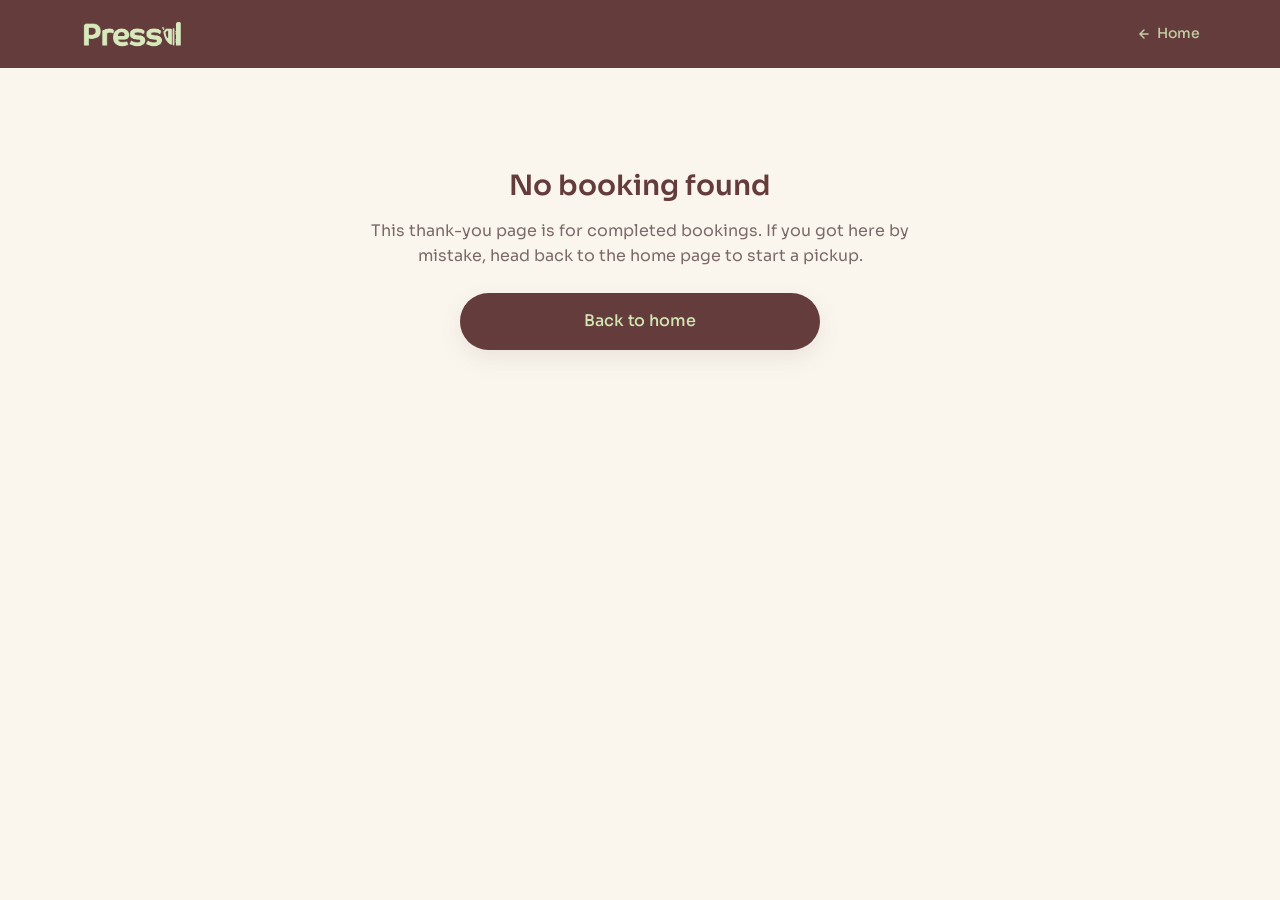
<file: thank-you.html>
<!DOCTYPE html>
<html lang="en">
<head>
<meta charset="UTF-8" />
<meta name="viewport" content="width=device-width, initial-scale=1.0, maximum-scale=5.0" />
<meta name="theme-color" content="#643C3C" />
<title>Pressd — Booking confirmed</title>
<meta name="description" content="Your Pressd pickup is booked. We'll see you soon." />

<link rel="preconnect" href="https://fonts.googleapis.com">
<link rel="preconnect" href="https://fonts.gstatic.com" crossorigin>
<link href="https://fonts.googleapis.com/css2?family=Sora:wght@300;400;500;600;700&family=Fraunces:opsz,wght@9..144,400;9..144,500;9..144,600&display=swap" rel="stylesheet">

<style>
  :root {
    --brand-primary: #643C3C;
    --brand-primary-deep: #4D2E2E;
    --brand-accent: #D2E6B4;
    --brand-accent-deep: #BAD49A;
    --brand-cream: #FAF6EE;
    --brand-cream-deep: #F2EBDC;
    --brand-ink: #2A1F1F;
    --brand-muted: #7C6A6A;
    --brand-line: #E8DFD4;
    --brand-surface: #FFFFFF;
    --brand-success: #5A8C3F;
    --font-display: 'Sora', -apple-system, BlinkMacSystemFont, sans-serif;
    --font-editorial: 'Fraunces', Georgia, serif;
    --r-md: 16px; --r-lg: 24px; --r-xl: 32px; --r-pill: 999px;
    --shadow-md: 0 8px 24px rgba(100,60,60,0.10);
    --s-2: 8px; --s-3: 12px; --s-4: 16px; --s-5: 20px; --s-6: 24px;
    --s-8: 32px; --s-10: 40px; --s-12: 48px; --s-16: 64px;
  }
  *, *::before, *::after { box-sizing: border-box; }
  body {
    margin: 0;
    font-family: var(--font-display);
    background: var(--brand-cream);
    color: var(--brand-ink);
    min-height: 100vh;
    -webkit-font-smoothing: antialiased;
    line-height: 1.55;
  }
  button { font-family: inherit; cursor: pointer; border: none; background: none; }
  a { color: inherit; text-decoration: none; }
  img { max-width: 100%; display: block; }

  .nav {
    background: var(--brand-primary);
    padding: 0 var(--s-5);
  }
  .nav-inner {
    max-width: 1120px; margin: 0 auto;
    height: 68px; display: flex; align-items: center; justify-content: space-between;
  }
  .nav-logo img { height: 28px; width: auto; }
  @media (min-width: 768px) { .nav-logo img { height: 32px; } }
  .nav-back {
    color: var(--brand-accent);
    font-size: 14px; font-weight: 500;
    display: inline-flex; align-items: center; gap: 6px;
    opacity: .85; transition: opacity .2s ease;
  }
  .nav-back:hover { opacity: 1; }

  .wrap {
    max-width: 640px; margin: 0 auto;
    padding: var(--s-12) var(--s-5) var(--s-16);
  }

  .success-icon {
    width: 80px; height: 80px; border-radius: 50%;
    background: var(--brand-success);
    display: grid; place-items: center;
    margin: 0 auto var(--s-6);
    color: #fff;
    box-shadow: 0 12px 32px rgba(90,140,63,0.25);
    animation: pop .6s cubic-bezier(0.2, 0.9, 0.3, 1.4);
  }
  @keyframes pop {
    0% { transform: scale(0); opacity: 0; }
    100% { transform: scale(1); opacity: 1; }
  }

  .headline {
    font-family: var(--font-display); font-weight: 600;
    font-size: clamp(36px, 6vw, 56px);
    color: var(--brand-primary);
    text-align: center;
    line-height: 1.05; letter-spacing: -0.035em;
    margin: 0 0 var(--s-3);
  }
  .headline em {
    font-family: var(--font-editorial);
    font-style: italic; font-weight: 400;
  }
  .lede {
    text-align: center;
    font-size: 17px; color: var(--brand-muted);
    margin: 0 auto var(--s-10);
    max-width: 480px;
    line-height: 1.5;
  }

  .order-card {
    background: var(--brand-surface);
    border: 1px solid var(--brand-line);
    border-radius: var(--r-lg);
    overflow: hidden;
    box-shadow: var(--shadow-md);
    margin-bottom: var(--s-6);
  }
  .order-head {
    background: var(--brand-primary); color: var(--brand-accent);
    padding: var(--s-6);
    position: relative; overflow: hidden;
  }
  .order-head::before {
    content: ''; position: absolute; inset: 0;
    background: radial-gradient(circle at top right, var(--brand-accent), transparent 70%);
    opacity: .12;
  }
  .order-head-label {
    font-size: 11px; text-transform: uppercase;
    letter-spacing: 0.14em; opacity: .75;
    margin-bottom: 6px; position: relative;
  }
  .order-head-id {
    font-family: var(--font-display);
    font-size: clamp(28px, 5vw, 40px);
    font-weight: 600; letter-spacing: 0.02em;
    position: relative; line-height: 1;
  }

  .order-body {
    padding: var(--s-6);
  }
  .order-row {
    display: flex; justify-content: space-between; align-items: flex-start;
    padding: var(--s-3) 0;
    border-bottom: 1px solid var(--brand-line);
    gap: var(--s-4);
  }
  .order-row:last-child { border-bottom: none; }
  .order-row .label {
    color: var(--brand-muted); font-size: 14px;
    font-weight: 400;
    flex-shrink: 0;
  }
  .order-row .value {
    color: var(--brand-ink); font-size: 14px; font-weight: 500;
    text-align: right;
    word-break: break-word;
  }
  .order-row.highlight {
    background: var(--brand-cream-deep);
    border-radius: var(--r-md);
    padding: var(--s-4) var(--s-5);
    margin: var(--s-4) 0;
    border: none;
  }
  .order-row.highlight .label {
    color: var(--brand-primary); font-weight: 600;
    font-size: 13px; text-transform: uppercase; letter-spacing: 0.08em;
  }
  .order-row.highlight .value {
    color: var(--brand-primary); font-size: 16px; font-weight: 600;
  }

  .next-card {
    background: var(--brand-accent);
    border-radius: var(--r-lg);
    padding: var(--s-6);
    margin-bottom: var(--s-6);
    color: var(--brand-primary);
  }
  .next-card h3 {
    font-family: var(--font-display); font-weight: 600;
    font-size: 18px; letter-spacing: -0.02em;
    margin: 0 0 var(--s-3);
  }
  .next-card ul {
    margin: 0; padding-left: var(--s-5);
    font-size: 14px; line-height: 1.65;
    color: var(--brand-primary-deep);
  }
  .next-card ul li { margin-bottom: 6px; }
  .next-card ul li:last-child { margin-bottom: 0; }

  .billing-warning {
    background: #FFF6E5;
    border: 1px solid #F0D88A;
    border-left: 4px solid #C28B0E;
    border-radius: var(--r-md);
    padding: var(--s-4) var(--s-5);
    margin-bottom: var(--s-6);
    display: flex; gap: var(--s-3); align-items: flex-start;
    color: #6B4C00;
    font-size: 14px; line-height: 1.55;
  }
  .billing-warning svg { flex-shrink: 0; color: #C28B0E; margin-top: 2px; }
  .billing-warning strong { color: #6B4C00; }

  .actions {
    display: flex; flex-direction: column; gap: var(--s-3);
    max-width: 360px; margin: 0 auto;
  }
  .btn {
    display: inline-flex; align-items: center; justify-content: center;
    gap: var(--s-2);
    padding: 16px 26px;
    border-radius: var(--r-pill);
    font-weight: 500; font-size: 16px;
    transition: transform .15s ease, background .2s ease, box-shadow .2s ease, color .2s ease;
    letter-spacing: -0.01em;
    width: 100%;
  }
  .btn-primary {
    background: var(--brand-primary);
    color: var(--brand-accent);
    box-shadow: var(--shadow-md);
  }
  .btn-primary:hover { background: var(--brand-primary-deep); transform: translateY(-1px); }
  .btn-ghost {
    background: transparent; color: var(--brand-primary);
    border: 1.5px solid var(--brand-primary);
  }
  .btn-ghost:hover { background: var(--brand-primary); color: var(--brand-accent); }

  .footer-note {
    text-align: center;
    margin-top: var(--s-10);
    color: var(--brand-muted);
    font-size: 13px;
  }
  .footer-note a {
    color: var(--brand-primary);
    text-decoration: underline;
  }

  /* Error state — when no order param */
  .error-state {
    text-align: center;
    padding: var(--s-12) 0;
  }
  .error-state h1 {
    font-family: var(--font-display); font-weight: 600;
    font-size: 28px; color: var(--brand-primary);
    margin: 0 0 var(--s-3);
  }
  .error-state p { color: var(--brand-muted); margin: 0 0 var(--s-6); }
</style>
</head>
<body>

<nav class="nav">
  <div class="nav-inner">
    <a href="index.html" class="nav-logo" aria-label="Pressd home">
      <img src="assets/logo-light.png" alt="Pressd" />
    </a>
    <a href="index.html" class="nav-back">
      <svg width="14" height="14" viewBox="0 0 24 24" fill="none" stroke="currentColor" stroke-width="2.5" stroke-linecap="round"><path d="M19 12H5M12 19l-7-7 7-7"/></svg>
      Home
    </a>
  </div>
</nav>

<div class="wrap">

  <div id="thank-you-content">
    <div class="success-icon">
      <svg width="36" height="36" viewBox="0 0 24 24" fill="none" stroke="currentColor" stroke-width="3" stroke-linecap="round" stroke-linejoin="round"><path d="M20 6L9 17l-5-5"/></svg>
    </div>

    <h1 class="headline">Booking <em>confirmed.</em></h1>
    <p class="lede">Your pickup is locked in. We'll send a reminder before we head over.</p>

    <div class="order-card">
      <div class="order-head">
        <div class="order-head-label">Order ID</div>
        <div class="order-head-id" id="order-id">PRSD00000</div>
      </div>
      <div class="order-body">
        <div class="order-row highlight">
          <span class="label">Pickup window</span>
          <span class="value" id="pickup-window-display">—</span>
        </div>
        <div class="order-row">
          <span class="label">Zone</span>
          <span class="value" id="zone-display">—</span>
        </div>
        <div class="order-row">
          <span class="label">Pickup days</span>
          <span class="value">Tue · Thu · Sat</span>
        </div>
        <div class="order-row">
          <span class="label">Delivery</span>
          <span class="value">48–72 hrs after pickup</span>
        </div>
        <div class="order-row" id="ref-row" style="display:none;">
          <span class="label">Payment ref</span>
          <span class="value" id="ref-display">—</span>
        </div>
        <div class="order-row">
          <span class="label">Amount paid</span>
          <span class="value" id="total-display">—</span>
        </div>
      </div>
    </div>

    <div class="billing-warning" id="billing-warning" style="display:none;">
      <svg width="20" height="20" viewBox="0 0 24 24" fill="none" stroke="currentColor" stroke-width="2"><circle cx="12" cy="12" r="10"/><path d="M12 16v-4M12 8h.01" stroke-linecap="round"/></svg>
      <div>
        <strong>You chose pickup-only.</strong> Once we collect and sort your laundry, we'll send a payment link by email so you can settle the laundry cost.
      </div>
    </div>

    <div class="next-card">
      <h3>What happens next</h3>
      <ul>
        <li>You'll get a confirmation email at the address you provided</li>
        <li>A rider will reach out before your pickup window</li>
        <li>For anything before then, message Donut on Telegram</li>
        <li>Have your laundry ready by the start of your window</li>
        <li>We deliver back to the same address within 48–72 hours</li>
      </ul>
    </div>

    <div class="actions">
      <a href="index.html" class="btn btn-primary">Back to home</a>
      <a href="https://t.me/pressdlagosbot" class="btn btn-ghost" target="_blank" rel="noopener">
        <svg width="18" height="18" viewBox="0 0 24 24" fill="currentColor"><path d="M12 0C5.373 0 0 5.373 0 12s5.373 12 12 12 12-5.373 12-12S18.627 0 12 0zm5.894 8.221l-1.97 9.28c-.145.658-.537.818-1.084.508l-3-2.21-1.446 1.394c-.14.18-.357.295-.6.295l.213-3.053 5.56-5.022c.24-.213-.054-.334-.373-.121l-6.869 4.326-2.96-.924c-.64-.203-.658-.643.135-.953l11.566-4.458c.538-.196 1.006.128.832.938z"/></svg>
        Chat with Donut on Telegram
      </a>
    </div>

    <p class="footer-note">
      Questions? Email <a href="mailto:pressdonline@gmail.com">pressdonline@gmail.com</a>
    </p>
  </div>

  <div class="error-state" id="error-state" style="display:none;">
    <h1>No booking found</h1>
    <p>This thank-you page is for completed bookings. If you got here by mistake, head back to the home page to start a pickup.</p>
    <div class="actions">
      <a href="index.html" class="btn btn-primary">Back to home</a>
    </div>
  </div>

</div>

<script src="pressd-config.js"></script>
<script>
  const APPS_SCRIPT_URL = (window.PRESSD_CONFIG && window.PRESSD_CONFIG.APPS_SCRIPT_URL) || '';

  /* Paystack passes back ?reference=...&trxref=... and our backend adds ?order=...
     For booking payments, reference === orderId (e.g. PRSDABC12).
     For balance payments, reference === orderId + "-2" (e.g. PRSDABC12-2)
     and ?order= holds the bare orderId. */
  const params = new URLSearchParams(window.location.search);
  const ref = params.get('reference') || params.get('trxref') || '';

  /* Derive the bare orderId — strip any -2 suffix as a safety net so we
     find the right row in the sheet whichever param we land on. */
  let orderId = params.get('order') || ref;
  orderId = (orderId || '').replace(/-2$/, '');

  /* Detect second-payment callback by the -2 suffix on the reference. */
  const isSecondPayment = /-2$/.test(ref);

  function fmtNaira(n) {
    if (n == null || isNaN(n)) return '—';
    return '₦' + Math.round(n).toLocaleString('en-NG');
  }

  function showError() {
    document.getElementById('thank-you-content').style.display = 'none';
    document.getElementById('error-state').style.display = 'block';
  }

  function renderOrder(order) {
    document.getElementById('order-id').textContent = order.orderId || '—';

    const winLabels = {
      morning:   'Morning · 8 AM – 11 AM',
      afternoon: 'Afternoon · 12 PM – 3 PM',
      evening:   'Evening · 4 PM – 7 PM',
    };
    document.getElementById('pickup-window-display').textContent = winLabels[order.pickupWindow] || '—';

    const zoneLabels = { mainland: 'Mainland', island: 'Island' };
    document.getElementById('zone-display').textContent = zoneLabels[order.zone] || '—';

    document.getElementById('total-display').textContent = fmtNaira(order.bookingTotal);

    if (ref) {
      document.getElementById('ref-row').style.display = '';
      document.getElementById('ref-display').textContent = ref;
    }

    if (order.pickupOnly) {
      document.getElementById('billing-warning').style.display = '';
    }
  }

  /* Confirm the payment server-side BEFORE we render the order.
     This is what flips Booking Payment Status (or Second Payment Status) to 'paid'
     in the sheet, advances the lifecycle, and fires the receipt email.
     Idempotent on the backend — re-loading the page won't double-fire. */
  async function confirmPaymentIfNeeded() {
    if (!orderId || !ref) return;
    try {
      const action = isSecondPayment ? 'confirmSecondPayment' : 'confirmPayment';
      await fetch(APPS_SCRIPT_URL, {
        method: 'POST',
        headers: { 'Content-Type': 'text/plain;charset=utf-8' },
        body: JSON.stringify({ action: action, orderId: orderId, reference: ref }),
      });
      /* Don't fail the page if confirm fails — getOrder will still render
         what we have. The user can refresh or admin will see the unconfirmed state. */
    } catch (err) {
      console.error('Payment confirmation failed:', err);
    }
  }

  async function loadOrder() {
    if (!orderId) { showError(); return; }

    /* Step 1: confirm the payment (POST). This must complete before getOrder
       so the rendered values reflect the just-paid status. */
    await confirmPaymentIfNeeded();

    /* Step 2: fetch the order to render */
    try {
      const url = APPS_SCRIPT_URL + '?action=getOrder&orderId=' + encodeURIComponent(orderId);
      const res = await fetch(url);
      const data = await res.json();
      if (data && data.ok && data.order) {
        renderOrder(data.order);
      } else {
        /* Fallback: still show what we can from the URL */
        renderOrder({
          orderId: orderId,
          pickupWindow: '',
          zone: '',
          bookingTotal: 0,
          pickupOnly: false,
        });
      }
    } catch (err) {
      console.error(err);
      /* Fallback: show order ID at least so the page isn't useless */
      renderOrder({
        orderId: orderId,
        pickupWindow: '',
        zone: '',
        bookingTotal: 0,
        pickupOnly: false,
      });
    }
  }

  loadOrder();
</script>

</body>
</html>
</file>
<file: css/brand.css>
/* =============================================================================
 * PRESSD : brand kit
 * Tokens, base, nav, footer, buttons, form fields, shared components.
 * Page-specific styles stay in each page's own <style>.
 * ============================================================================= */

:root {
  --brand-primary: #643C3C;
  --brand-primary-deep: #4D2E2E;
  --brand-primary-soft: #7A4848;
  --brand-accent: #D2E6B4;
  --brand-accent-deep: #BAD49A;
  --brand-cream: #FAF6EE;
  --brand-cream-deep: #F2EBDC;
  --brand-ink: #2A1F1F;
  --brand-muted: #7C6A6A;
  --brand-line: #E8DFD4;
  --brand-surface: #FFFFFF;
  --brand-success: #5A8C3F;
  --brand-success-bg: #ECF5DD;
  --brand-warning: #B97B0E;
  --brand-warning-bg: #FEF6E7;
  --brand-danger: #C44545;
  --brand-danger-bg: #FCEEEE;

  --font-display: 'Sora', -apple-system, BlinkMacSystemFont, sans-serif;
  --font-body: 'Sora', -apple-system, BlinkMacSystemFont, sans-serif;
  --font-editorial: 'Fraunces', Georgia, serif;
  --font-mono: ui-monospace, 'SF Mono', Menlo, monospace;

  --r-sm: 10px; --r-md: 16px; --r-lg: 24px; --r-xl: 32px; --r-pill: 999px;

  --shadow-sm: 0 1px 2px rgba(100,60,60,0.06);
  --shadow-md: 0 8px 24px rgba(100,60,60,0.10);
  --shadow-lg: 0 24px 48px rgba(100,60,60,0.16);

  --s-1: 4px; --s-2: 8px; --s-3: 12px; --s-4: 16px; --s-5: 20px;
  --s-6: 24px; --s-8: 32px; --s-10: 40px; --s-12: 48px;
  --s-16: 64px; --s-20: 80px;

  --container: 1120px;
  --nav-h: 68px;
}

/* ---------- Base ---------- */
*, *::before, *::after { box-sizing: border-box; }
html { -webkit-text-size-adjust: 100%; scroll-behavior: smooth; }
body {
  margin: 0;
  font-family: var(--font-body);
  font-size: 16px;
  line-height: 1.55;
  color: var(--brand-ink);
  background: var(--brand-cream);
  -webkit-font-smoothing: antialiased;
  -moz-osx-font-smoothing: grayscale;
  overflow-x: hidden;
}
img { max-width: 100%; display: block; }
button { font-family: inherit; cursor: pointer; border: none; background: none; color: inherit; }
/* 16px minimum on every form control so iOS Safari never zooms on focus */
input, select, textarea { font-family: inherit; font-size: 16px; }
a { color: inherit; text-decoration: none; }
em.ed, .ed { font-family: var(--font-editorial); font-style: italic; font-weight: 400; }

.container { width: 100%; max-width: var(--container); margin: 0 auto; padding: 0 var(--s-5); }
.hidden { display: none !important; }
.text-center { text-align: center; }

/* ---------- Nav (rendered by ui.js into [data-pressd-nav]) ---------- */
[data-pressd-nav] { display: block; min-height: var(--nav-h); background: var(--brand-primary); }
.nav { position: sticky; top: 0; z-index: 50; background: var(--brand-primary); color: var(--brand-accent); }
[data-pressd-nav][data-sticky] { position: sticky; top: 0; z-index: 50; }
.nav-inner { display: flex; align-items: center; justify-content: space-between; height: var(--nav-h); gap: var(--s-4); }
.nav-logo img { height: 28px; width: auto; }
@media (min-width: 768px) { .nav-logo img { height: 32px; } }
.nav-links { display: none; gap: var(--s-8); font-size: 14px; color: rgba(210,230,180,0.75); }
.nav-links a { transition: color .2s ease; }
.nav-links a:hover { color: var(--brand-accent); }
@media (min-width: 768px) { .nav-links { display: flex; } }
.nav-cta {
  background: var(--brand-accent); color: var(--brand-primary);
  padding: 10px 18px; border-radius: var(--r-pill);
  font-size: 14px; font-weight: 600; white-space: nowrap;
  transition: transform .2s ease, background .2s ease;
}
.nav-cta:hover { background: var(--brand-accent-deep); transform: translateY(-1px); }
.nav-back {
  color: var(--brand-accent); font-size: 14px; font-weight: 500;
  display: inline-flex; align-items: center; gap: 6px; opacity: .85; transition: opacity .2s ease;
}
.nav-back:hover { opacity: 1; }
.nav-right { display: flex; align-items: center; gap: var(--s-5); }

/* ---------- Buttons ---------- */
.btn {
  display: inline-flex; align-items: center; justify-content: center; gap: var(--s-2);
  padding: 16px 26px; border-radius: var(--r-pill);
  font-weight: 500; font-size: 16px; white-space: nowrap; letter-spacing: -0.01em;
  transition: transform .15s ease, background .2s ease, box-shadow .2s ease, color .2s ease;
}
.btn-primary { background: var(--brand-primary); color: var(--brand-accent); box-shadow: var(--shadow-md); }
.btn-primary:hover { background: var(--brand-primary-deep); transform: translateY(-2px); box-shadow: var(--shadow-lg); }
.btn-primary:active { transform: translateY(0); }
.btn-ghost { background: transparent; color: var(--brand-primary); border: 1.5px solid var(--brand-primary); }
.btn-ghost:hover { background: var(--brand-primary); color: var(--brand-accent); }
.btn-accent { background: var(--brand-accent); color: var(--brand-primary); }
.btn-accent:hover { background: var(--brand-accent-deep); transform: translateY(-2px); box-shadow: var(--shadow-md); }
.btn-block { width: 100%; }
.btn[disabled] { opacity: .5; cursor: not-allowed; transform: none !important; }

/* ---------- Section heads ---------- */
.section { padding: var(--s-16) 0; }
@media (min-width: 768px) { .section { padding: var(--s-20) 0; } }
.section-head { margin-bottom: var(--s-10); max-width: 640px; }
.section-tag {
  display: inline-block; font-size: 11px; text-transform: uppercase; letter-spacing: 0.16em;
  color: var(--brand-primary); font-weight: 600; margin-bottom: var(--s-4);
  padding: 4px 10px; background: var(--brand-accent); border-radius: var(--r-pill);
}
.section-head h2 {
  font-family: var(--font-display); font-weight: 600; font-size: clamp(28px, 4.2vw, 44px);
  letter-spacing: -0.03em; line-height: 1.05; color: var(--brand-primary); margin: 0 0 var(--s-3);
}
.section-head h2 em { font-family: var(--font-editorial); font-style: italic; font-weight: 400; }
.section-head p { font-size: 17px; color: var(--brand-muted); margin: 0; }

/* ---------- Form fields ---------- */
.field { margin-bottom: var(--s-4); }
.field label { display: block; font-size: 13px; font-weight: 500; margin-bottom: 6px; color: var(--brand-ink); }
.field input, .field select, .field textarea {
  width: 100%; padding: 14px 16px; font-size: 16px;
  border: 1.5px solid var(--brand-line); border-radius: var(--r-md);
  background: #fff; color: var(--brand-ink);
  transition: border-color .2s ease, box-shadow .2s ease;
}
.field input:focus, .field select:focus, .field textarea:focus {
  outline: none; border-color: var(--brand-primary); box-shadow: 0 0 0 4px rgba(100,60,60,0.08);
}
.field-error { color: var(--brand-danger); font-size: 13px; margin-top: 6px; display: none; }
.field.has-error input, .field.has-error select, .field.has-error textarea { border-color: var(--brand-danger); }
.field.has-error .field-error { display: block; }
.form-error {
  background: var(--brand-danger-bg); color: var(--brand-danger);
  border-radius: var(--r-md); padding: var(--s-3) var(--s-4);
  font-size: 14px; line-height: 1.5; margin-top: var(--s-3);
}
.form-error a { text-decoration: underline; font-weight: 600; }

/* ---------- Order ID box ---------- */
.order-id-box {
  text-align: center; padding: var(--s-8) var(--s-5);
  background: var(--brand-primary); color: var(--brand-accent);
  border-radius: var(--r-lg); margin-bottom: var(--s-5);
  position: relative; overflow: hidden;
}
.order-id-box::before {
  content: ''; position: absolute; inset: 0;
  background: radial-gradient(circle at top right, var(--brand-accent), transparent 65%); opacity: .12;
}
.order-id-label { font-size: 12px; text-transform: uppercase; letter-spacing: 0.14em; opacity: .75; margin-bottom: var(--s-2); position: relative; }
.order-id-value { font-family: var(--font-display); font-size: clamp(28px, 6vw, 36px); font-weight: 600; letter-spacing: 0.02em; position: relative; line-height: 1.1; }
.order-id-name { font-size: 14px; opacity: .8; margin-top: var(--s-3); position: relative; }
.order-id-name em { font-family: var(--font-editorial); font-style: italic; font-weight: 400; }

/* ---------- Cards + key/value rows ---------- */
.card { background: var(--brand-surface); border: 1px solid var(--brand-line); border-radius: var(--r-lg); padding: var(--s-6); margin-bottom: var(--s-4); }
.card-title { font-size: 11px; text-transform: uppercase; letter-spacing: 0.12em; color: var(--brand-muted); font-weight: 600; margin: 0 0 var(--s-5); }
.kv { display: flex; justify-content: space-between; align-items: flex-start; gap: var(--s-3); padding: var(--s-3) 0; border-bottom: 1px solid var(--brand-line); font-size: 14px; }
.kv:last-child { border-bottom: none; padding-bottom: 0; }
.kv:first-child { padding-top: 0; }
.kv .k { color: var(--brand-muted); flex-shrink: 0; }
.kv .v { color: var(--brand-ink); font-weight: 500; text-align: right; word-break: break-word; max-width: 65%; }
.kv.hl { background: var(--brand-cream-deep); border-radius: var(--r-md); padding: var(--s-4) var(--s-5); margin: 0 0 var(--s-3); border: none; }
.kv.hl .k, .kv.hl .v { color: var(--brand-primary); font-weight: 600; }

/* ---------- Callouts ---------- */
.callout { border-radius: var(--r-md); padding: var(--s-4) var(--s-5); font-size: 14px; line-height: 1.55; display: flex; gap: var(--s-3); align-items: flex-start; margin-bottom: var(--s-5); }
.callout svg { flex-shrink: 0; margin-top: 2px; }
.callout-warn { background: #FFF6E5; border: 1px solid #F0D88A; border-left: 4px solid #C28B0E; color: #6B4C00; }
.callout-accent { background: var(--brand-accent); color: var(--brand-primary-deep); }
.callout-accent strong { color: var(--brand-primary); }

/* ---------- Pay panel (shared by modal, order page, thank-you) ---------- */
.pay-panel {
  background: var(--brand-accent); border-radius: var(--r-lg); padding: var(--s-6);
  margin-bottom: var(--s-4); box-shadow: var(--shadow-md); color: var(--brand-primary);
}
.pay-panel h3 { font-family: var(--font-display); font-weight: 600; font-size: 20px; letter-spacing: -0.02em; margin: 0 0 var(--s-2); }
.pay-panel h3 em { font-family: var(--font-editorial); font-style: italic; font-weight: 400; }
.pay-panel p { font-size: 14px; margin: 0 0 var(--s-5); opacity: .85; line-height: 1.5; }
.pay-amount { font-family: var(--font-display); font-size: 34px; font-weight: 600; letter-spacing: -0.02em; line-height: 1; margin-bottom: var(--s-5); }
.pay-secure { font-size: 12px; text-align: center; margin-top: var(--s-3); opacity: .75; }

/* ---------- State blocks (loading / error / not found) ---------- */
.state {
  background: var(--brand-surface); border: 1px solid var(--brand-line); border-radius: var(--r-lg);
  padding: var(--s-12) var(--s-6); text-align: center; box-shadow: var(--shadow-md);
}
.state-icon { width: 56px; height: 56px; border-radius: 50%; display: grid; place-items: center; margin: 0 auto var(--s-4); background: var(--brand-cream-deep); color: var(--brand-primary); }
.state-icon.warn { background: var(--brand-warning-bg); color: var(--brand-warning); }
.state h2 { font-family: var(--font-display); font-weight: 600; font-size: 22px; color: var(--brand-primary); letter-spacing: -0.02em; margin: 0 0 var(--s-2); }
.state p { color: var(--brand-muted); font-size: 15px; margin: 0 0 var(--s-5); line-height: 1.55; }
.btn-row { display: flex; gap: var(--s-3); justify-content: center; flex-wrap: wrap; }

/* ---------- Simple page shell (order, thank-you) ---------- */
.page-wrap { max-width: 640px; margin: 0 auto; padding: var(--s-8) var(--s-5) var(--s-16); }
@media (min-width: 768px) { .page-wrap { padding-top: var(--s-12); } }
.page-headline {
  font-family: var(--font-display); font-weight: 600; font-size: clamp(34px, 6vw, 52px);
  color: var(--brand-primary); text-align: center; line-height: 1.05; letter-spacing: -0.035em; margin: 0 0 var(--s-3);
}
.page-headline em { font-family: var(--font-editorial); font-style: italic; font-weight: 400; }
.page-lede { text-align: center; font-size: 17px; color: var(--brand-muted); margin: 0 auto var(--s-8); max-width: 480px; line-height: 1.5; }
.success-icon {
  width: 80px; height: 80px; border-radius: 50%; background: var(--brand-success);
  display: grid; place-items: center; margin: 0 auto var(--s-6); color: #fff;
  box-shadow: 0 12px 32px rgba(90,140,63,0.25); animation: pop .6s cubic-bezier(0.2, 0.9, 0.3, 1.4);
}
@keyframes pop { 0% { transform: scale(0); opacity: 0; } 100% { transform: scale(1); opacity: 1; } }
.next-card { background: var(--brand-accent); border-radius: var(--r-lg); padding: var(--s-6); margin-bottom: var(--s-6); color: var(--brand-primary); }
.next-card h3 { font-family: var(--font-display); font-weight: 600; font-size: 18px; letter-spacing: -0.02em; margin: 0 0 var(--s-3); }
.next-card ul { margin: 0; padding-left: var(--s-5); font-size: 14px; line-height: 1.65; color: var(--brand-primary-deep); }
.next-card li { margin-bottom: 6px; }
.actions { display: flex; flex-direction: column; gap: var(--s-3); max-width: 360px; margin: 0 auto; }
.help { text-align: center; margin-top: var(--s-8); color: var(--brand-muted); font-size: 14px; }
.help a { color: var(--brand-primary); font-weight: 500; text-decoration: underline; text-decoration-color: rgba(100,60,60,0.3); text-underline-offset: 3px; }
.help .dot { color: var(--brand-line); margin: 0 var(--s-2); }

/* ---------- Footer (rendered by ui.js into [data-pressd-footer]) ---------- */
.footer { background: var(--brand-primary); color: var(--brand-accent); padding: var(--s-12) 0 var(--s-8); margin-top: var(--s-16); }
.footer-grid { display: grid; grid-template-columns: 1fr; gap: var(--s-8); margin-bottom: var(--s-10); }
@media (min-width: 768px) { .footer-grid { grid-template-columns: 2fr 1fr 1fr 1fr; } }
.footer-brand img { height: 36px; width: auto; margin-bottom: var(--s-3); }
.footer-brand p { color: rgba(210,230,180,0.65); font-size: 14px; margin: 0; max-width: 280px; line-height: 1.5; }
.footer h4 { font-size: 12px; text-transform: uppercase; letter-spacing: 0.12em; color: rgba(210,230,180,0.6); font-weight: 500; margin: 0 0 var(--s-4); }
.footer ul { list-style: none; padding: 0; margin: 0; display: flex; flex-direction: column; gap: var(--s-3); }
.footer a { font-size: 14px; color: var(--brand-accent); transition: opacity .2s ease; opacity: .85; }
.footer a:hover { opacity: 1; }
.footer-bottom {
  display: flex; justify-content: space-between; align-items: center; padding-top: var(--s-6);
  border-top: 1px solid rgba(210,230,180,0.15); font-size: 13px; color: rgba(210,230,180,0.55); flex-wrap: wrap; gap: var(--s-3);
}

/* ---------- Motion ---------- */
.spinner { width: 18px; height: 18px; border: 2px solid currentColor; border-top-color: transparent; border-radius: 50%; animation: spin .8s linear infinite; display: inline-block; vertical-align: middle; }
.state-icon .spinner { width: 24px; height: 24px; border-width: 2.5px; }
@keyframes spin { to { transform: rotate(360deg); } }
.reveal { opacity: 0; transform: translateY(20px); transition: opacity .7s ease, transform .7s ease; }
.reveal.visible { opacity: 1; transform: translateY(0); }
@media (prefers-reduced-motion: reduce) {
  .reveal { opacity: 1; transform: none; transition: none; }
  * { animation-duration: .01ms !important; }
}
</file>
